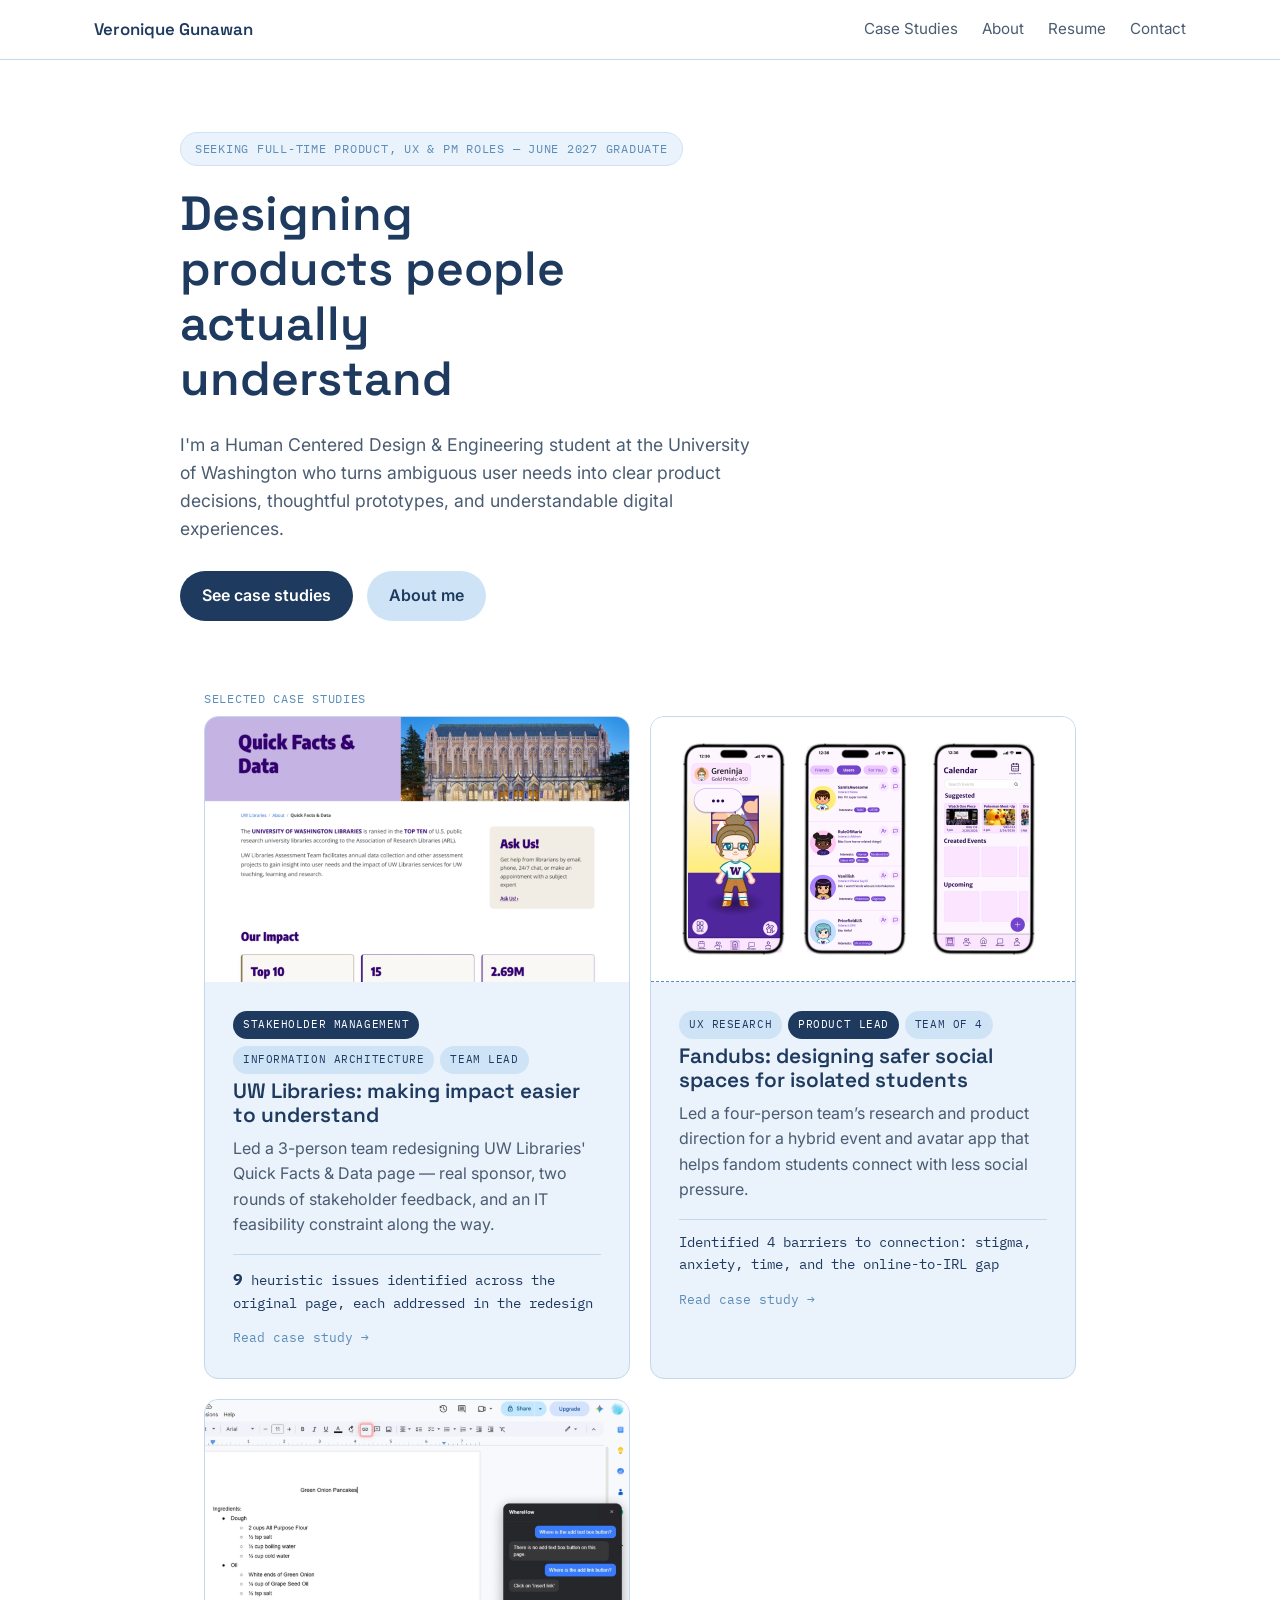
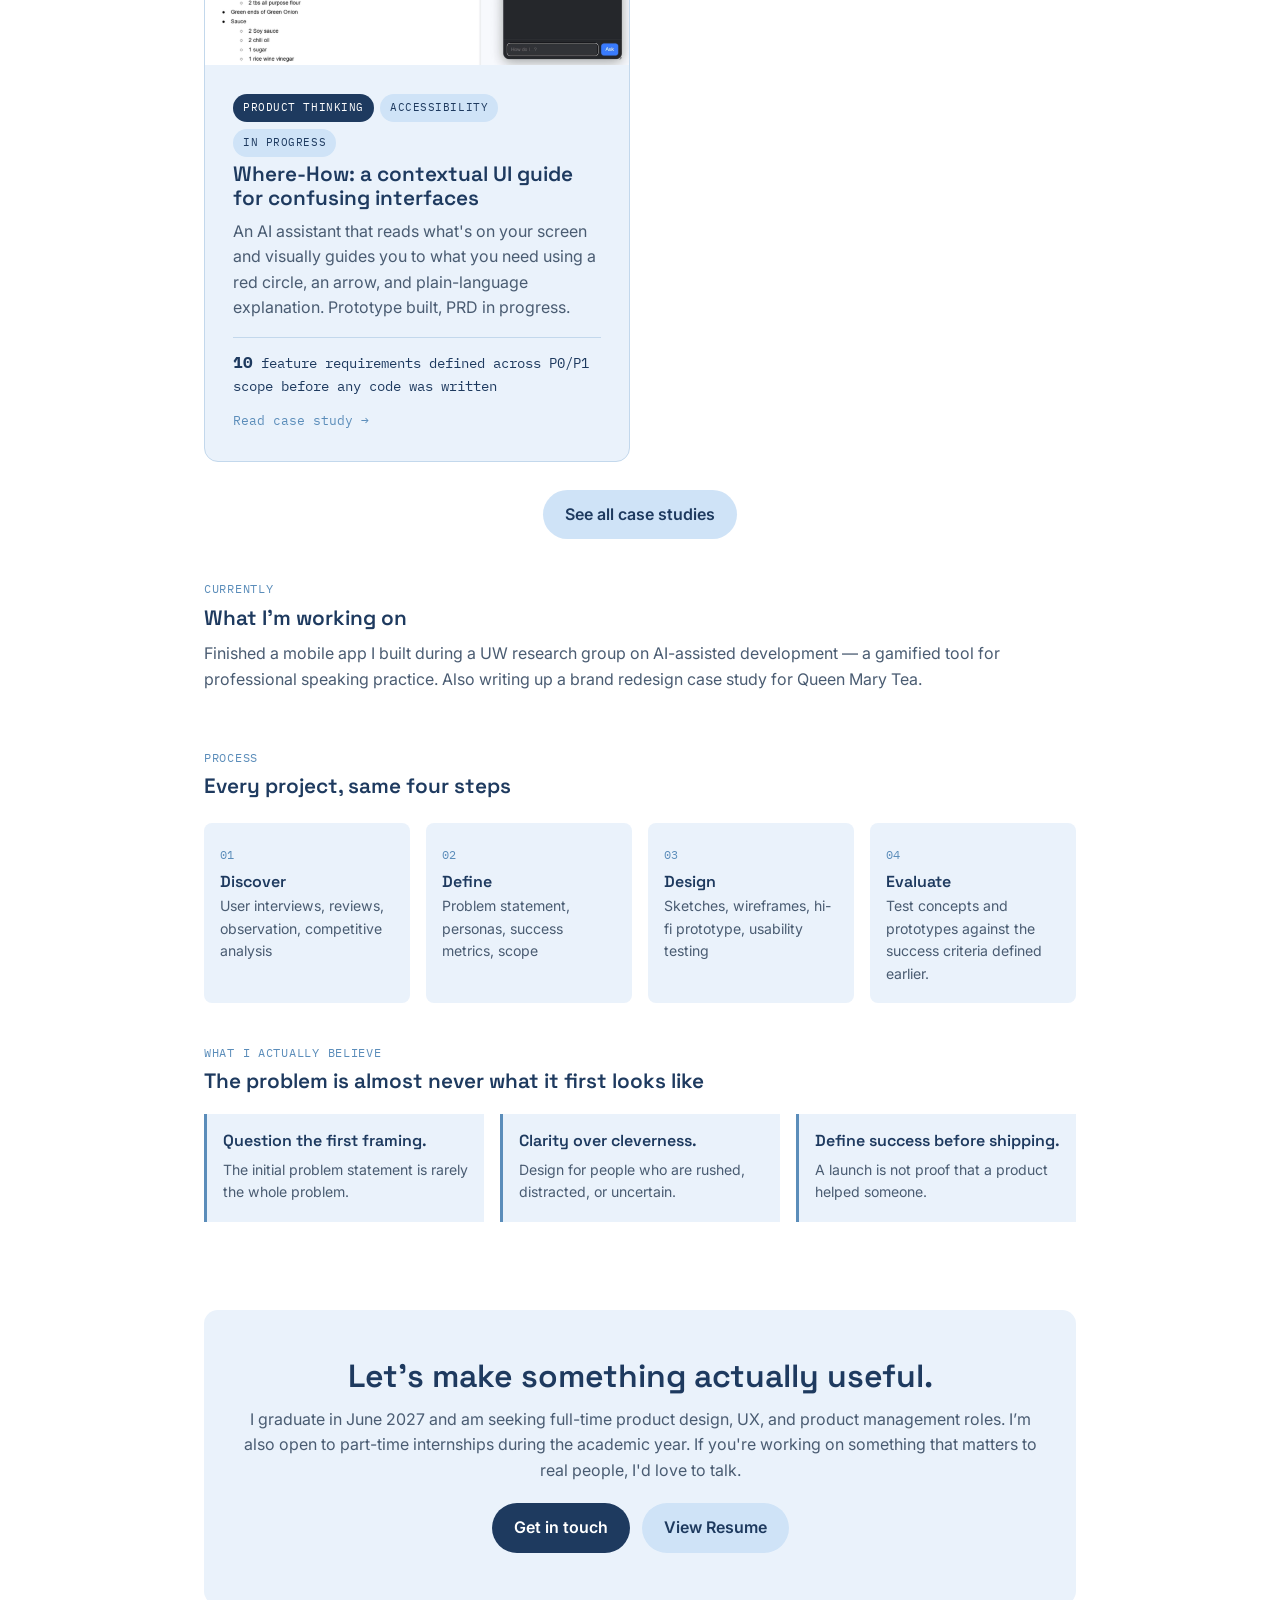
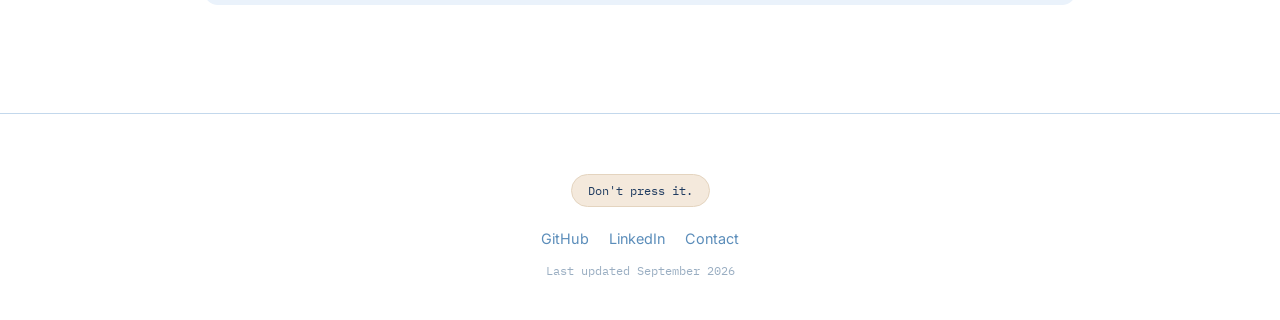
<file: index.html>
<!DOCTYPE html>
<html lang="en">
<head>
<meta charset="UTF-8">
<meta name="viewport" content="width=device-width, initial-scale=1.0">
<!-- Google Analytics (GA4)t ID -->
<script async src="https://www.googletagmanager.com/gtag/js?id=G-GP480TKW8N"></script>
<script>
  window.dataLayer = window.dataLayer || [];
  function gtag(){dataLayer.push(arguments);}
  gtag('js', new Date());
  gtag('config', 'G-GP480TKW8N');
</script>
<title>Veronique Gunawan — Product &amp; UX Design</title>
<meta name="description" content="HCDE student at UW turning messy user research into clear, measurable product decisions. PM and UX portfolio.">
<link rel="stylesheet" href="assets/css/style.css">
</head>
<body>

<nav class="site-nav">
  <div class="wrap-wide">
    <a href="index.html" class="nav-name">Veronique Gunawan</a>
    <ul class="nav-links">
      <li><a href="case-studies/index.html">Case Studies</a></li>
      <li><a href="about.html">About</a></li>
      <li><a href="https://drive.google.com/file/d/1rz07dSJLbTszyicRcccmX44-TskMjExK/view?usp=sharing" target="_blank" rel="noopener">Resume</a></li>
      <li><a href="mailto:veronique.gunawan@gmail.com">Contact</a></li>
    </ul>
  </div>
</nav>

<header class="hero wrap">
  <span class="eyebrow">Seeking full-time Product, UX &amp; PM roles — June 2027 Graduate</span>
  <h1>Designing products people actually understand</h1>
  <p class="lede">I'm a Human Centered Design &amp; Engineering student at the University of Washington who turns ambiguous user needs into clear product decisions, thoughtful prototypes, and understandable digital experiences.</p>
  <div class="hero-actions">
    <a href="case-studies/index.html" class="btn btn-primary">See case studies</a>
    <a href="about.html" class="btn btn-secondary">About me</a>
  </div>
</header>

<section class="wrap">
  <span class="section-label">Selected case studies</span>
  <div class="card-grid">

    <a class="case-card" href="case-studies/library-redesign.html">
      <div class="case-card__image case-card__image--library"><img src="assets/images/library-redesign/cover.png" alt="UW Libraries case study cover"></div>
      <div class="case-card__body">
      <div>
        <span class="tag tag-pm">Stakeholder Management</span><span class="tag">Information Architecture</span><span class="tag">Team Lead</span>
      </div>
      <h3>UW Libraries: making impact easier to understand</h3>
      <p class="hook">Led a 3-person team redesigning UW Libraries' Quick Facts &amp; Data page — real sponsor, two rounds of stakeholder feedback, and an IT feasibility constraint along the way.</p>
      <div class="stat-line"><b>9</b> heuristic issues identified across the original page, each addressed in the redesign</div>
      <span class="card-arrow">Read case study →</span>
      </div>
    </a>

    <a class="case-card" href="case-studies/fandubs.html">
      <div class="case-card__image case-card__image--fandubs"><img src="assets/images/fandubs/cover.png" alt="Fandubs case study cover"></div>
      <div class="case-card__body">
      <div>
        <span class="tag">UX Research</span><span class="tag tag-pm">Product Lead</span><span class="tag">Team of 4</span>
      </div>
      <h3>Fandubs: designing safer social spaces for isolated students</h3>
      <p class="hook">Led a four-person team’s research and product direction for a hybrid event and avatar app that helps fandom students connect with less social pressure.</p>
      <div class="stat-line">Identified 4 barriers to connection: stigma, anxiety, time, and the online-to-IRL gap</div>
      <span class="card-arrow">Read case study →</span>
      </div>
    </a>

    <a class="case-card" href="case-studies/where-how.html">
      <div class="case-card__image case-card__image--wherehow"><img src="assets/images/wherehow/cover.png" alt="Where-How case study cover"></div>
      <div class="case-card__body">
      <div>
        <span class="tag tag-pm">Product Thinking</span><span class="tag">Accessibility</span><span class="tag">In Progress</span>
      </div>
      <h3>Where-How: a contextual UI guide for confusing interfaces</h3>
      <p class="hook">An AI assistant that reads what's on your screen and visually guides you to what you need using a red circle, an arrow, and plain-language explanation. Prototype built, PRD in progress.</p>
      <div class="stat-line"><b>10</b> feature requirements defined across P0/P1 scope before any code was written</div>
      <span class="card-arrow">Read case study →</span>
      </div>
    </a>

  </div>
  <div style="text-align:center; margin-top:28px;">
    <a href="case-studies/index.html" class="btn btn-secondary">See all case studies</a>
  </div>
</section>

<section class="wrap">
  <span class="section-label">Currently</span>
  <h2 style="font-size:1.3rem;">What I'm working on</h2>
  <p>Finished a mobile app I built during a UW research group on AI-assisted development — a gamified tool for professional speaking practice. Also writing up a brand redesign case study for Queen Mary Tea.</p>
</section>

<section class="wrap">
  <span class="section-label">Process</span>
  <h2 style="font-size:1.3rem;">Every project, same four steps</h2>
  <div class="process-steps">
    <div class="process-step">
      <span class="num">01</span>
      <h4>Discover</h4>
      <p>User interviews, reviews, observation, competitive analysis</p>
    </div>
    <div class="process-step">
      <span class="num">02</span>
      <h4>Define</h4>
      <p>Problem statement, personas, success metrics, scope</p>
    </div>
    <div class="process-step">
      <span class="num">03</span>
      <h4>Design</h4>
      <p>Sketches, wireframes, hi-fi prototype, usability testing</p>
    </div>
    <div class="process-step">
      <span class="num">04</span>
      <h4>Evaluate</h4>
      <p>Test concepts and prototypes against the success criteria defined earlier.</p>
    </div>
  </div>
</section>

<section class="wrap">
  <span class="section-label">What I actually believe</span>
  <h2 style="font-size:1.3rem; margin-bottom:20px;">The problem is almost never what it first looks like</h2>
  <div class="principle-grid">
    <article class="principle-card">
      <h3>Question the first framing.</h3>
      <p>The initial problem statement is rarely the whole problem.</p>
    </article>
    <article class="principle-card">
      <h3>Clarity over cleverness.</h3>
      <p>Design for people who are rushed, distracted, or uncertain.</p>
    </article>
    <article class="principle-card">
      <h3>Define success before shipping.</h3>
      <p>A launch is not proof that a product helped someone.</p>
    </article>
  </div>
</section>

<section class="wrap">
  <div class="cta-band">
    <h2>Let's make something actually useful.</h2>
    <p>I graduate in June 2027 and am seeking full-time product design, UX, and product management roles. I’m also open to part-time internships during the academic year. If you're working on something that matters to real people, I'd love to talk.</p>
    <a href="mailto:veronique.gunawan@gmail.com" class="btn btn-primary">Get in touch</a>
    <a href="https://drive.google.com/file/d/1rz07dSJLbTszyicRcccmX44-TskMjExK/view?usp=sharing" target="_blank" rel="noopener" class="btn btn-secondary">View Resume</a>
  </div>
</section>

<footer>
  <div class="wrap">
    <button id="dont-press-it" class="press-button">Don't press it.</button>
    <div class="footer-links">
      <a href="https://github.com/Veroniki5208" target="_blank" rel="noopener">GitHub</a>
      <a href="https://www.linkedin.com/in/veronique-gunawan/" target="_blank" rel="noopener">LinkedIn</a>
      <a href="mailto:veronique.gunawan@gmail.com">Contact</a>
    </div>
    <div class="updated">Last updated September 2026</div>
  </div>
</footer>

<script src="assets/js/script.js"></script>
</body>
</html>
</file>
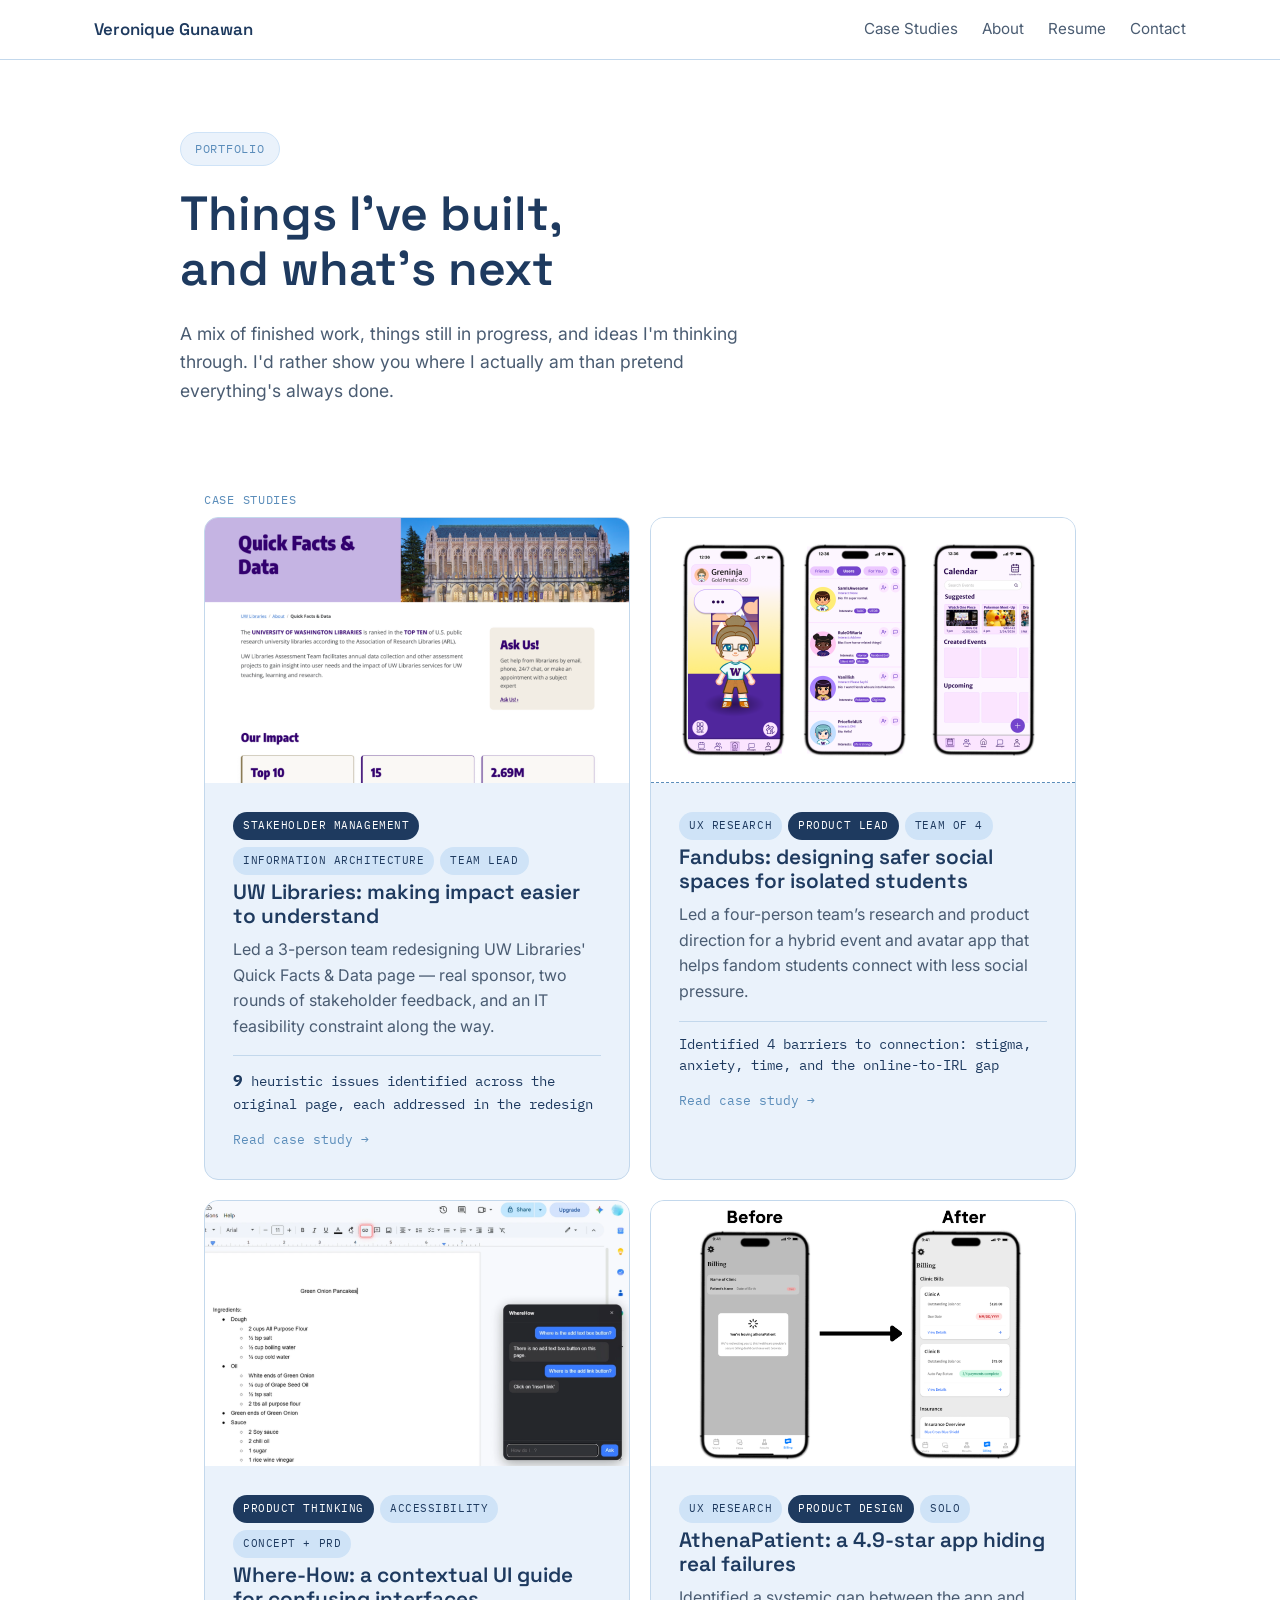
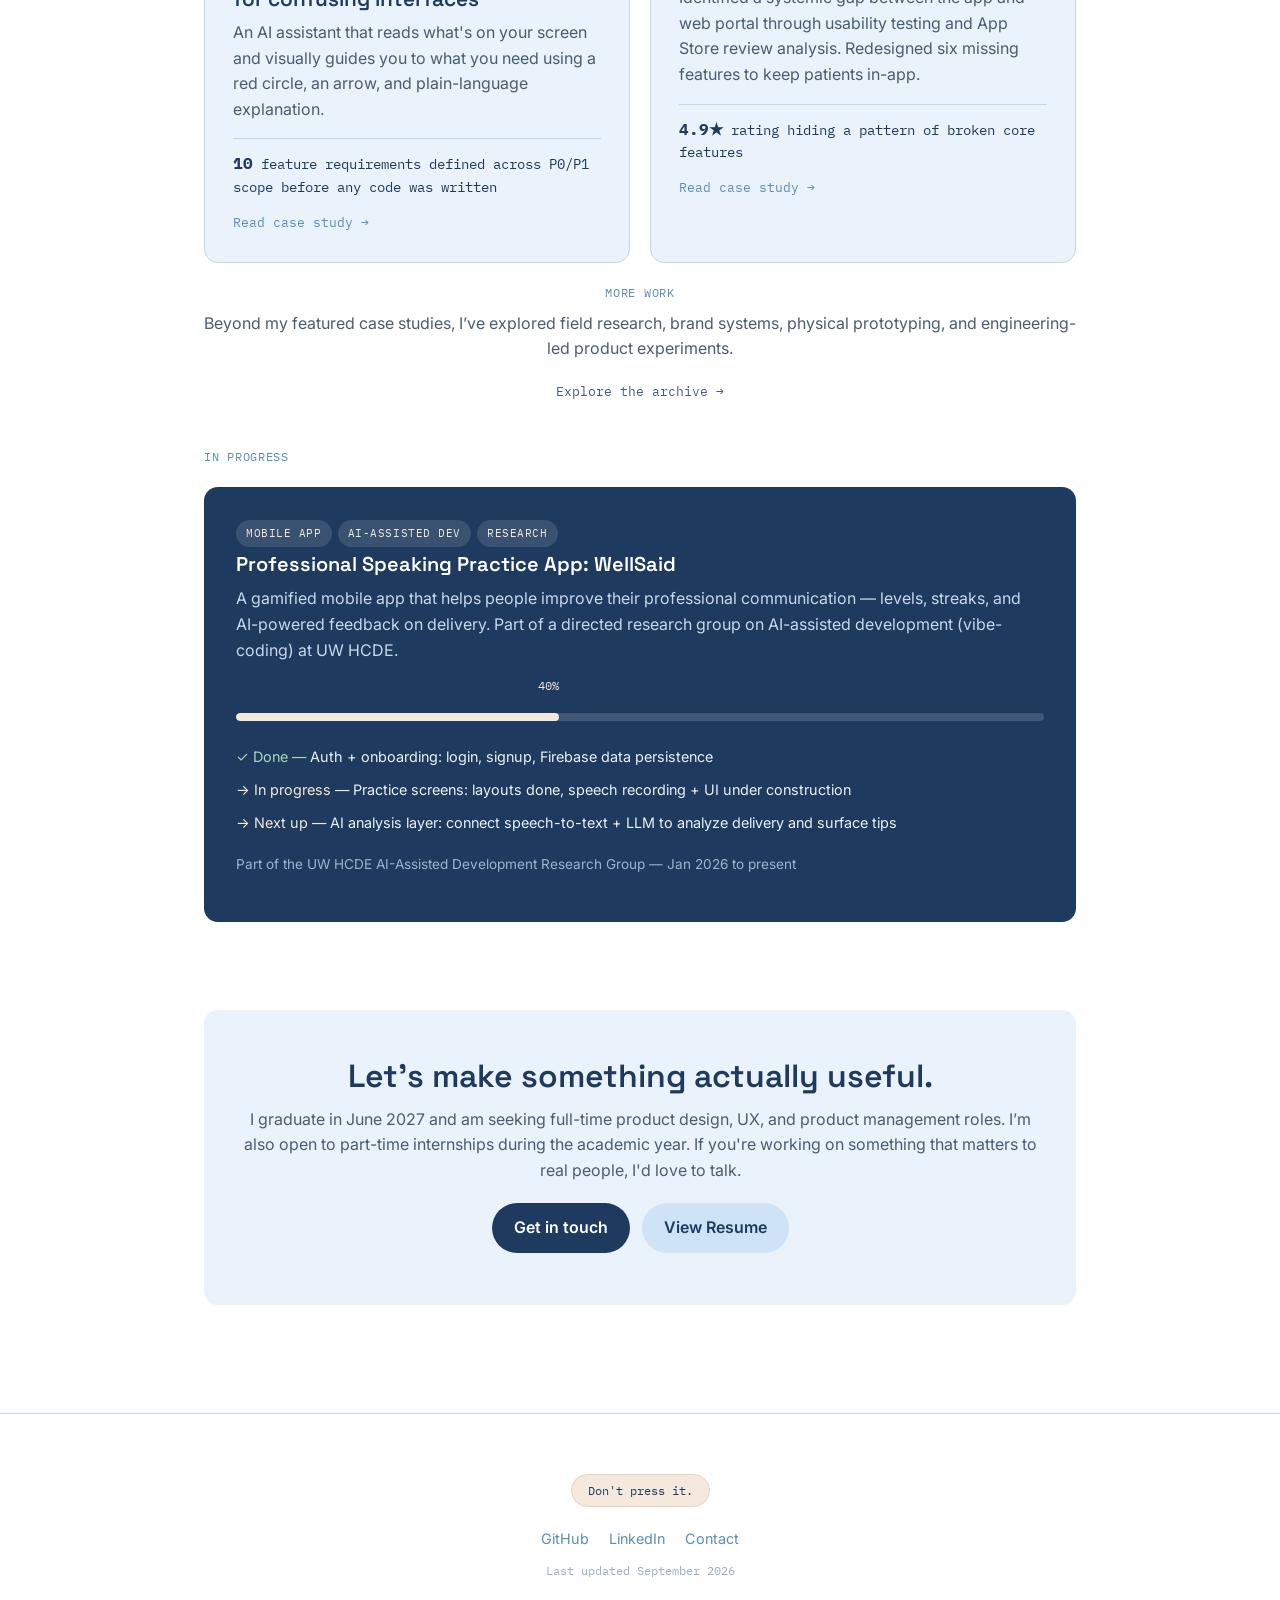
<file: case-studies/index.html>
<!DOCTYPE html>
<html lang="en">
<head>
<meta charset="UTF-8">
<meta name="viewport" content="width=device-width, initial-scale=1.0">
<!-- Google Analytics (GA4) -->
<script async src="https://www.googletagmanager.com/gtag/js?id=G-GP480TKW8N"></script>
<script>
  window.dataLayer = window.dataLayer || [];
  function gtag(){dataLayer.push(arguments);}
  gtag('js', new Date());
  gtag('config', 'G-GP480TKW8N');
</script>
<title>Case Studies — Veronique Gunawan</title>
<meta name="description" content="UX and PM case studies by Veronique Gunawan — finished work, work in progress, and what's next.">
<link rel="stylesheet" href="../assets/css/style.css">
</head>
<body>

<nav class="site-nav">
  <div class="wrap-wide">
    <a href="../index.html" class="nav-name">Veronique Gunawan</a>
    <ul class="nav-links">
      <li><a href="index.html">Case Studies</a></li>
      <li><a href="../about.html">About</a></li>
      <li><a href="https://drive.google.com/file/d/1rz07dSJLbTszyicRcccmX44-TskMjExK/view?usp=sharing" target="_blank" rel="noopener">Resume</a></li>
      <li><a href="mailto:veronique.gunawan@gmail.com">Contact</a></li>
    </ul>
  </div>
</nav>

<header class="hero wrap">
  <span class="eyebrow">Portfolio</span>
  <h1>Things I've built, and what's next</h1>
  <p class="lede">A mix of finished work, things still in progress, and ideas I'm thinking through. I'd rather show you where I actually am than pretend everything's always done.</p>
</header>

<section class="wrap">
  <span class="section-label">Case studies</span>
  <div class="card-grid">

    <a class="case-card" href="library-redesign.html">
      <div class="case-card__image case-card__image--library"><img src="../assets/images/library-redesign/cover.png" alt="UW Libraries case study cover"></div>
      <div class="case-card__body">
      <div><span class="tag tag-pm">Stakeholder Management</span><span class="tag">Information Architecture</span><span class="tag">Team Lead</span></div>
      <h3>UW Libraries: making impact easier to understand</h3>
      <p class="hook">Led a 3-person team redesigning UW Libraries' Quick Facts & Data page — real sponsor, two rounds of stakeholder feedback, and an IT feasibility constraint along the way.</p>
      <div class="stat-line"><b>9</b> heuristic issues identified across the original page, each addressed in the redesign</div>
      <span class="card-arrow">Read case study →</span>
      </div>
    </a>

    <a class="case-card" href="fandubs.html">
      <div class="case-card__image case-card__image--fandubs"><img src="../assets/images/fandubs/cover.png" alt="Fandubs case study cover"></div>
      <div class="case-card__body">
      <div><span class="tag">UX Research</span><span class="tag tag-pm">Product Lead</span><span class="tag">Team of 4</span></div>
      <h3>Fandubs: designing safer social spaces for isolated students</h3>
      <p class="hook">Led a four-person team’s research and product direction for a hybrid event and avatar app that helps fandom students connect with less social pressure.</p>
      <div class="stat-line">Identified 4 barriers to connection: stigma, anxiety, time, and the online-to-IRL gap</div>
      <span class="card-arrow">Read case study →</span>
      </div>
    </a>

    <a class="case-card" href="where-how.html">
      <div class="case-card__image case-card__image--wherehow"><img src="../assets/images/wherehow/cover.png" alt="Where-How case study cover"></div>
      <div class="case-card__body">
      <div><span class="tag tag-pm">Product Thinking</span><span class="tag">Accessibility</span><span class="tag">Concept + PRD</span></div>
      <h3>Where-How: a contextual UI guide for confusing interfaces</h3>
      <p class="hook">An AI assistant that reads what's on your screen and visually guides you to what you need using a red circle, an arrow, and plain-language explanation.</p>
      <div class="stat-line"><b>10</b> feature requirements defined across P0/P1 scope before any code was written</div>
      <span class="card-arrow">Read case study →</span>
      </div>
    </a>

    <a class="case-card" href="athena-patient.html">
      <div class="case-card__image case-card__image--athena"><img src="../assets/images/athenapatient/cover.png" alt="AthenaPatient case study cover"></div>
      <div class="case-card__body">
      <div><span class="tag">UX Research</span><span class="tag tag-pm">Product Design</span><span class="tag">Solo</span></div>
      <h3>AthenaPatient: a 4.9-star app hiding real failures</h3>
      <p class="hook">Identified a systemic gap between the app and web portal through usability testing and App Store review analysis. Redesigned six missing features to keep patients in-app.</p>
      <div class="stat-line"><b>4.9★</b> rating hiding a pattern of broken core features</div>
      <span class="card-arrow">Read case study →</span>
      </div>
    </a>

  </div>
</section>

<section class="wrap" style="padding-top:0; padding-bottom:24px; text-align:center;">
  <span class="section-label">More work</span>
  <p>Beyond my featured case studies, I’ve explored field research, brand systems, physical prototyping, and engineering-led product experiments.</p>
  <a href="archive.html" style="font-family:var(--font-mono); font-size:0.82rem; color:var(--ink-soft);">Explore the archive →</a>
</section>

<section class="wrap">
  <span class="section-label">In progress</span>

  <div class="progress-card" style="margin-top:20px;">
    <div><span class="tag" style="background:rgba(255,255,255,0.12); color:var(--sand);">Mobile App</span><span class="tag" style="background:rgba(255,255,255,0.12); color:var(--sand);">AI-Assisted Dev</span><span class="tag" style="background:rgba(255,255,255,0.12); color:var(--sand);">Research</span></div>
    <h3>Professional Speaking Practice App: WellSaid</h3>
    <p>A gamified mobile app that helps people improve their professional communication — levels, streaks, and AI-powered feedback on delivery. Part of a directed research group on AI-assisted development (vibe-coding) at UW HCDE.</p>
    <div class="progress-bar-wrap" style="--progress:40%;">
      <span class="progress-percent">40%</span>
      <div class="progress-bar-track"><div class="progress-bar-fill" style="width:40%;"></div></div>
    </div>
    <div class="progress-tasks">
      <div><span class="done">✓ Done —</span> Auth + onboarding: login, signup, Firebase data persistence</div>
      <div><span class="next">→ In progress —</span> Practice screens: layouts done, speech recording + UI under construction</div>
      <div><span class="next">→ Next up —</span> AI analysis layer: connect speech-to-text + LLM to analyze delivery and surface tips</div>
    </div>
    <p style="margin-top:20px; font-size:0.85rem; color:#9CB4CC;">Part of the UW HCDE AI-Assisted Development Research Group — Jan 2026 to present</p>
  </div>
</section>

<section class="wrap">
  <div class="cta-band">
    <h2>Let's make something actually useful.</h2>
    <p>I graduate in June 2027 and am seeking full-time product design, UX, and product management roles. I’m also open to part-time internships during the academic year. If you're working on something that matters to real people, I'd love to talk.</p>
    <a href="mailto:veronique.gunawan@gmail.com" class="btn btn-primary">Get in touch</a>
    <a href="https://drive.google.com/file/d/1rz07dSJLbTszyicRcccmX44-TskMjExK/view?usp=sharing" target="_blank" rel="noopener" class="btn btn-secondary">View Resume</a>
  </div>
</section>

<footer>
  <div class="wrap">
    <button id="dont-press-it" class="press-button">Don't press it.</button>
    <div class="footer-links">
      <a href="https://github.com/Veroniki5208" target="_blank" rel="noopener">GitHub</a>
      <a href="https://www.linkedin.com/in/veronique-gunawan/" target="_blank" rel="noopener">LinkedIn</a>
      <a href="mailto:veronique.gunawan@gmail.com">Contact</a>
    </div>
    <div class="updated">Last updated September 2026</div>
  </div>
</footer>

<script src="../assets/js/script.js"></script>
</body>
</html>
</file>
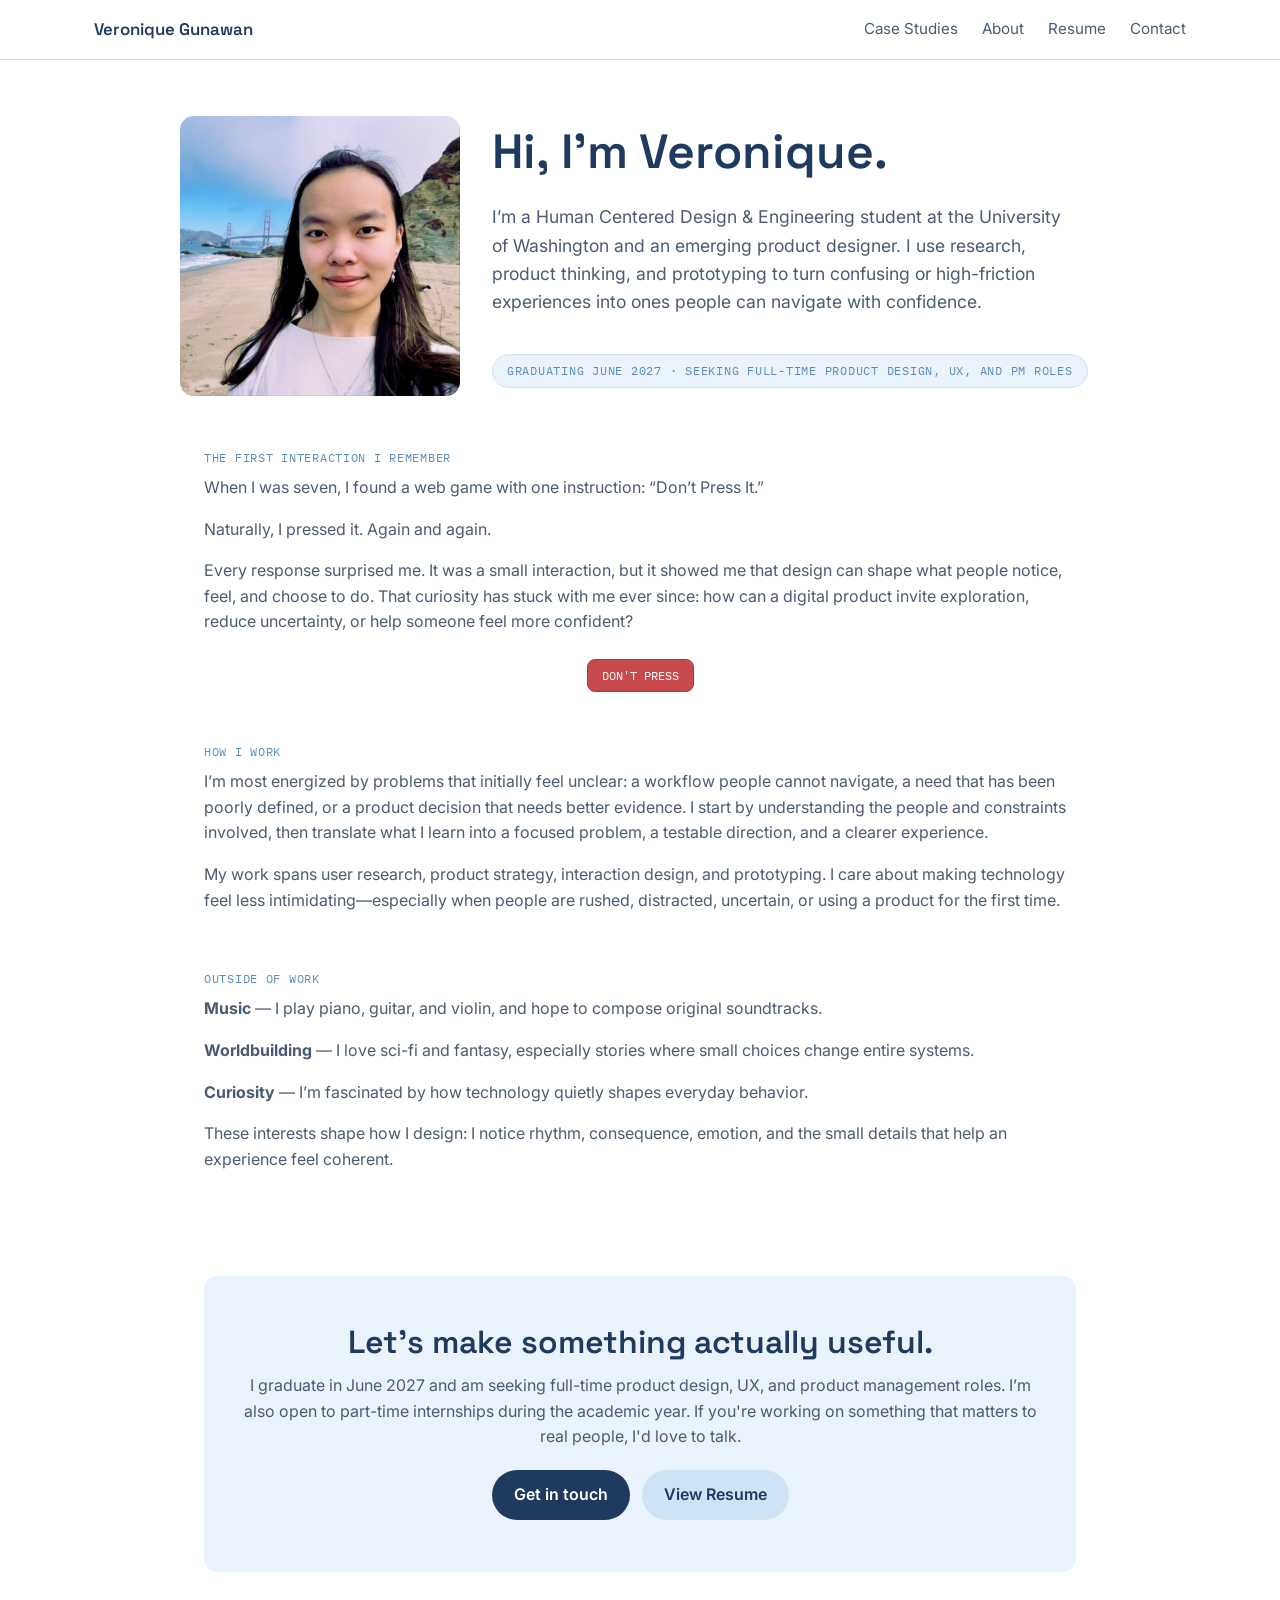
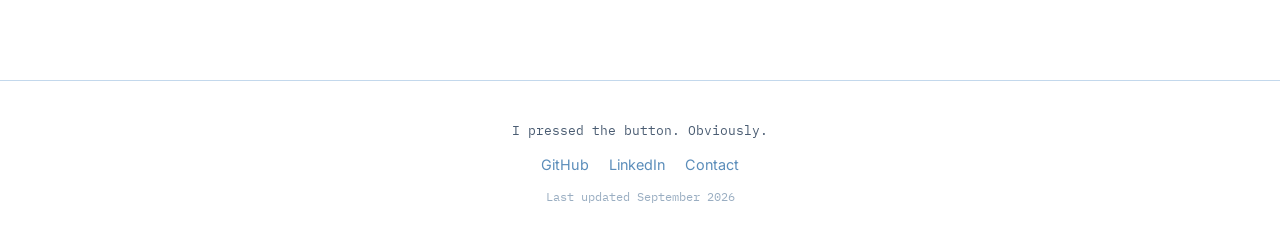
<file: about.html>
<!DOCTYPE html>
<html lang="en">
<head>
<meta charset="UTF-8">
<meta name="viewport" content="width=device-width, initial-scale=1.0">
<!-- Google Analytics (GA4) — replace -->
<script async src="https://www.googletagmanager.com/gtag/js?id=G-GP480TKW8N"></script>
<script>
  window.dataLayer = window.dataLayer || [];
  function gtag(){dataLayer.push(arguments);}
  gtag('js', new Date());
  gtag('config', 'G-GP480TKW8N');
</script>
<title>About — Veronique Gunawan</title>
<meta name="description" content="Who Veronique Gunawan is — HCDE student, musician, sci-fi worldbuilding enthusiast, and UX/PM designer.">
<link rel="stylesheet" href="assets/css/style.css">
</head>
<body>

<nav class="site-nav">
  <div class="wrap-wide">
    <a href="index.html" class="nav-name">Veronique Gunawan</a>
    <ul class="nav-links">
      <li><a href="case-studies/index.html">Case Studies</a></li>
      <li><a href="about.html">About</a></li>
      <li><a href="https://drive.google.com/file/d/1rz07dSJLbTszyicRcccmX44-TskMjExK/view?usp=sharing" target="_blank" rel="noopener">Resume</a></li>
      <li><a href="mailto:veronique.gunawan@gmail.com">Contact</a></li>
    </ul>
  </div>
</nav>

<header class="wrap about-hero">
  <div class="about-photo">
    <img src="assets/images/headshot.jpg" alt="Veronique Gunawan">
  </div>
  <div>
    <h1>Hi, I’m Veronique.</h1>
    <p class="about-hero__lede">I’m a Human Centered Design &amp; Engineering student at the University of Washington and an emerging product designer. I use research, product thinking, and prototyping to turn confusing or high-friction experiences into ones people can navigate with confidence.</p>
    <span class="eyebrow about-hero__status">Graduating June 2027 · Seeking full-time Product Design, UX, and PM roles</span>
  </div>
</header>

<section class="wrap">
  <span class="section-label">THE FIRST INTERACTION I REMEMBER</span>
  <p>When I was seven, I found a web game with one instruction: “Don’t Press It.”</p>
  <p>Naturally, I pressed it. Again and again.</p>
  <p>Every response surprised me. It was a small interaction, but it showed me that design can shape what people notice, feel, and choose to do. That curiosity has stuck with me ever since: how can a digital product invite exploration, reduce uncertainty, or help someone feel more confident?</p>
  <div class="origin-interaction">
    <button id="origin-press-button" class="origin-press-button" type="button"><span>DON'T PRESS</span></button>
    <p class="origin-interaction__message" aria-live="polite"></p>
    <p class="origin-interaction__log" aria-live="polite"></p>
  </div>
</section>

<section class="wrap">
  <span class="section-label">HOW I WORK</span>
  <p>I’m most energized by problems that initially feel unclear: a workflow people cannot navigate, a need that has been poorly defined, or a product decision that needs better evidence. I start by understanding the people and constraints involved, then translate what I learn into a focused problem, a testable direction, and a clearer experience.</p>
  <p>My work spans user research, product strategy, interaction design, and prototyping. I care about making technology feel less intimidating—especially when people are rushed, distracted, uncertain, or using a product for the first time.</p>
</section>

<section class="wrap">
  <span class="section-label">OUTSIDE OF WORK</span>
  <p><strong>Music</strong> — I play piano, guitar, and violin, and hope to compose original soundtracks.</p>
  <p><strong>Worldbuilding</strong> — I love sci-fi and fantasy, especially stories where small choices change entire systems.</p>
  <p><strong>Curiosity</strong> — I’m fascinated by how technology quietly shapes everyday behavior.</p>
  <p>These interests shape how I design: I notice rhythm, consequence, emotion, and the small details that help an experience feel coherent.</p>
</section>

<section class="wrap">
  <div class="cta-band">
    <h2>Let's make something actually useful.</h2>
    <p>I graduate in June 2027 and am seeking full-time product design, UX, and product management roles. I’m also open to part-time internships during the academic year. If you're working on something that matters to real people, I'd love to talk.</p>
    <a href="mailto:veronique.gunawan@gmail.com" class="btn btn-primary">Get in touch</a>
    <a href="https://drive.google.com/file/d/1rz07dSJLbTszyicRcccmX44-TskMjExK/view?usp=sharing" target="_blank" rel="noopener" class="btn btn-secondary">View Resume</a>
  </div>
</section>

<footer>
  <div class="wrap">
    <div class="press-line">I pressed the button. Obviously.</div>
    <div class="footer-links">
      <a href="https://github.com/Veroniki5208" target="_blank" rel="noopener">GitHub</a>
      <a href="https://www.linkedin.com/in/veronique-gunawan/" target="_blank" rel="noopener">LinkedIn</a>
      <a href="mailto:veronique.gunawan@gmail.com">Contact</a>
    </div>
    <div class="updated">Last updated September 2026</div>
  </div>
</footer>

<script src="assets/js/script.js"></script>
</body>
</html>
</file>
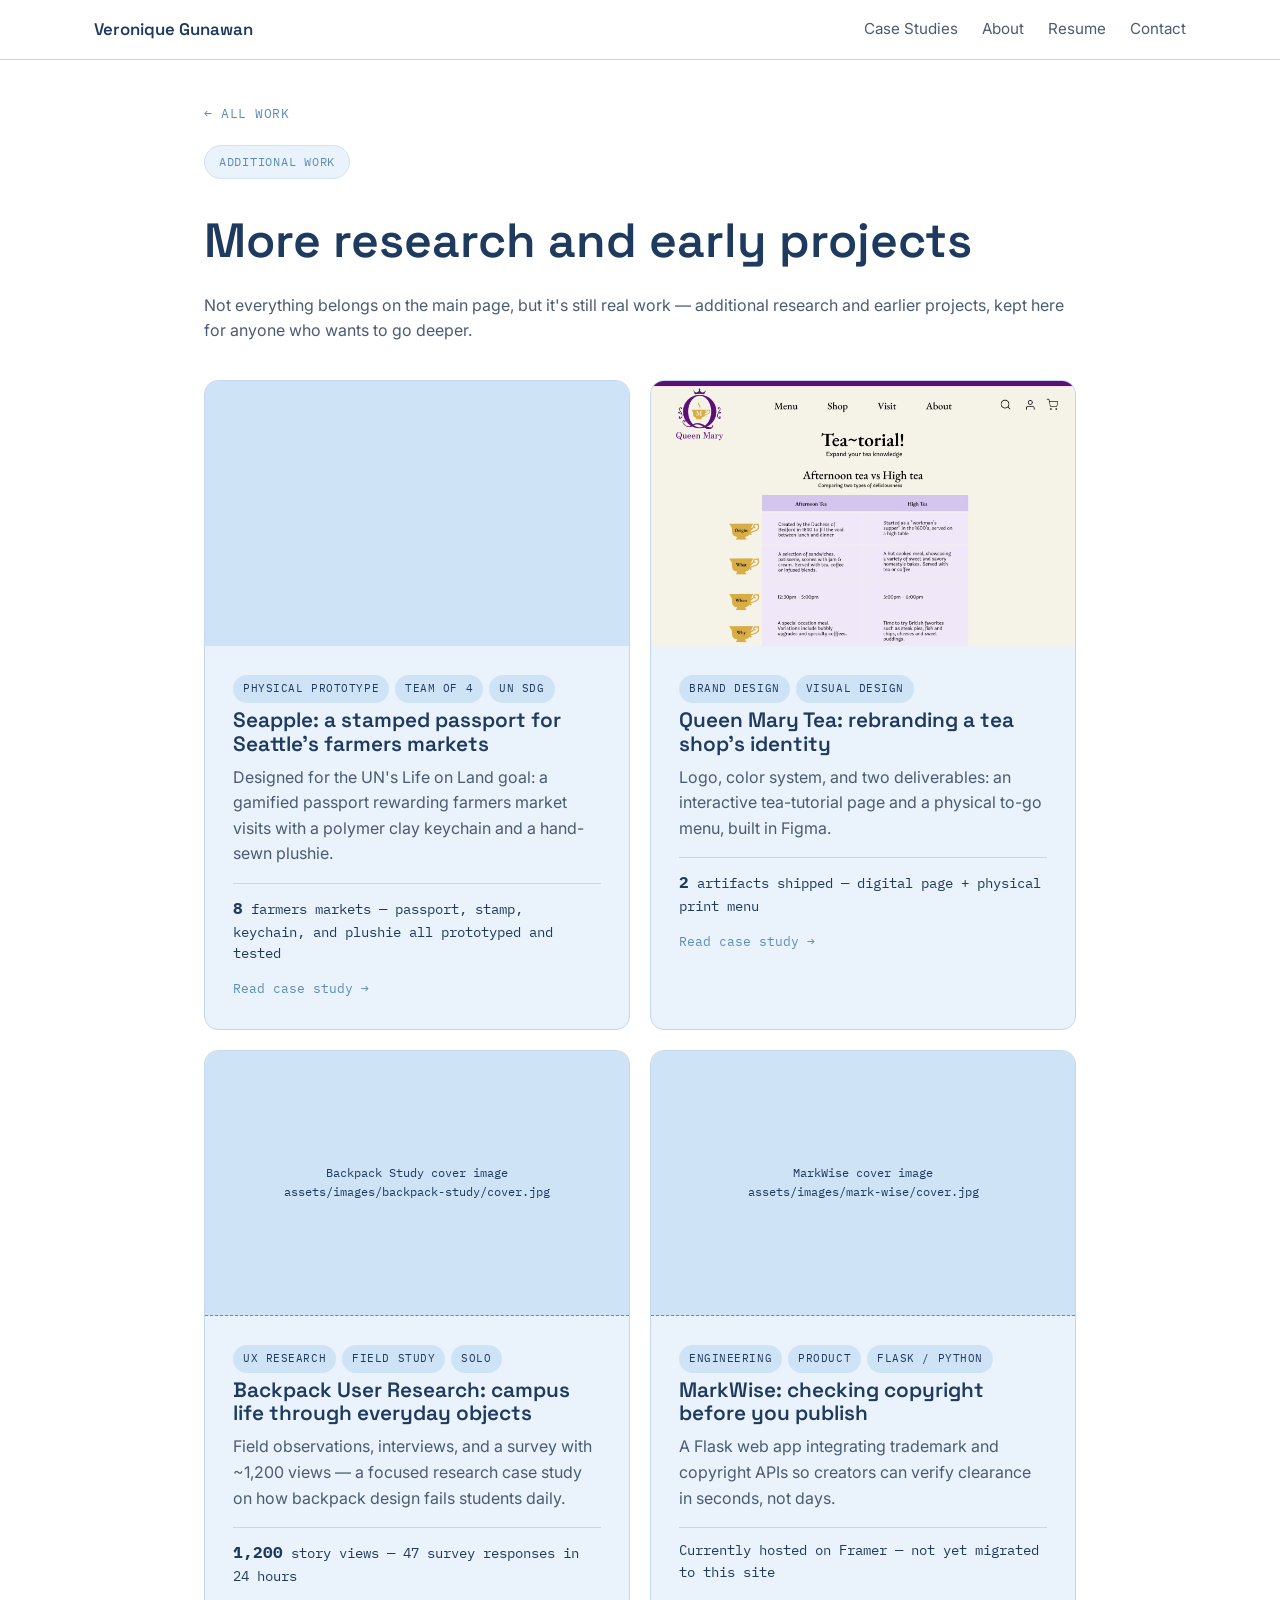
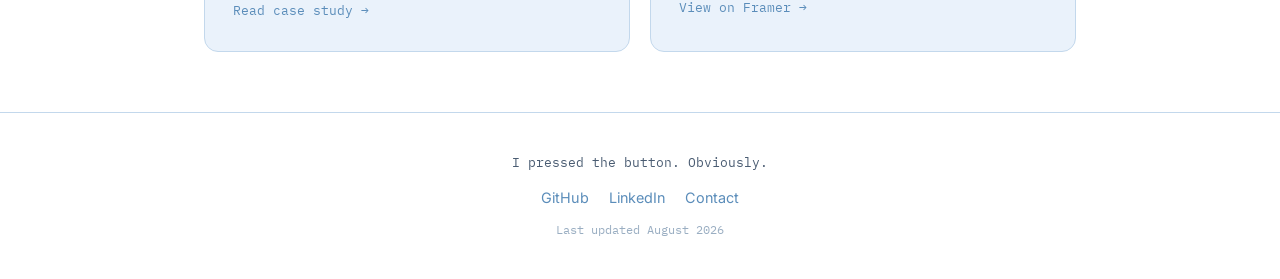
<file: case-studies/archive.html>
<!DOCTYPE html>
<html lang="en">
<head>
<meta charset="UTF-8">
<meta name="viewport" content="width=device-width, initial-scale=1.0">
<link rel="icon" href="data:image/svg+xml,%3Csvg xmlns='http://www.w3.org/2000/svg' viewBox='0 0 100 100'%3E%3Crect width='100' height='100' rx='22' fill='%231E3A5F'/%3E%3Ctext x='50' y='67' font-size='42' font-family='Arial, sans-serif' font-weight='700' fill='%23F4E9DC' text-anchor='middle'%3EVG%3C/text%3E%3C/svg%3E">
<script async src="https://www.googletagmanager.com/gtag/js?id=G-XXXXXXXXXX"></script>
<script>
  window.dataLayer = window.dataLayer || [];
  function gtag(){dataLayer.push(arguments);}
  gtag('js', new Date());
  gtag('config', 'G-XXXXXXXXXX');
</script>
<title>Additional Work — Veronique Gunawan</title>
<meta name="description" content="Additional research and early projects from Veronique Gunawan's portfolio.">
<link rel="stylesheet" href="../assets/css/style.css">
</head>
<body>

<nav class="site-nav">
  <div class="wrap-wide">
    <a href="../index.html" class="nav-name">Veronique Gunawan</a>
    <ul class="nav-links">
      <li><a href="index.html">Case Studies</a></li>
      <li><a href="../about.html">About</a></li>
      <li><a href="https://drive.google.com/file/d/1UTaKH7hEgYopthcgg3RFJcfNHOlt4HZT/view?usp=sharing" target="_blank" rel="noopener">Resume</a></li>
      <li><a href="mailto:veronique.gunawan@gmail.com">Contact</a></li>
    </ul>
  </div>
</nav>

<header class="wrap" style="padding-top:40px;">
  <a class="back-link" href="index.html">← All work</a>
  <div style="margin-top:20px;">
    <span class="eyebrow">Additional Work</span>
  </div>
  <h1 style="margin-top:14px;">More research and early projects</h1>
  <p class="lede">Not everything belongs on the main page, but it's still real work — additional research and earlier projects, kept here for anyone who wants to go deeper.</p>
</header>

<section class="wrap">
  <div class="card-grid">

    <a class="case-card" href="seapple.html">
      <div class="case-card__image case-card__image--seapple">
        <video src="../assets/images/seapple/cover.mp4" autoplay muted loop playsinline aria-label="Seapple case study cover video"></video>
      </div>
      <div class="case-card__body">
      <div><span class="tag">Physical Prototype</span><span class="tag">Team of 4</span><span class="tag">UN SDG</span></div>
      <h3>Seapple: a stamped passport for Seattle's farmers markets</h3>
      <p class="hook">Designed for the UN's Life on Land goal: a gamified passport rewarding farmers market visits with a polymer clay keychain and a hand-sewn plushie.</p>
      <div class="stat-line"><b>8</b> farmers markets — passport, stamp, keychain, and plushie all prototyped and tested</div>
      <span class="card-arrow">Read case study →</span>
      </div>
    </a>

    <a class="case-card" href="queen-mary.html">
      <div class="case-card__image case-card__image--queenmary"><img src="../assets/images/queenmary/cover.png" alt="Queen Mary Tea case study cover"></div>
      <div class="case-card__body">
      <div><span class="tag">Brand Design</span><span class="tag">Visual Design</span></div>
      <h3>Queen Mary Tea: rebranding a tea shop's identity</h3>
      <p class="hook">Logo, color system, and two deliverables: an interactive tea-tutorial page and a physical to-go menu, built in Figma.</p>
      <div class="stat-line"><b>2</b> artifacts shipped — digital page + physical print menu</div>
      <span class="card-arrow">Read case study →</span>
      </div>
    </a>

    <a class="case-card" href="backpack-study.html">
      <div class="case-card__image">Backpack Study cover image<br>assets/images/backpack-study/cover.jpg</div>
      <div class="case-card__body">
      <div><span class="tag">UX Research</span><span class="tag">Field Study</span><span class="tag">Solo</span></div>
      <h3>Backpack User Research: campus life through everyday objects</h3>
      <p class="hook">Field observations, interviews, and a survey with ~1,200 views — a focused research case study on how backpack design fails students daily.</p>
      <div class="stat-line"><b>1,200</b> story views — 47 survey responses in 24 hours</div>
      <span class="card-arrow">Read case study →</span>
      </div>
    </a>

    <a class="case-card" href="https://veroniquegunawan.framer.website/case-study/mark-wise" target="_blank" rel="noopener">
      <div class="case-card__image">MarkWise cover image<br>assets/images/mark-wise/cover.jpg</div>
      <div class="case-card__body">
      <div><span class="tag">Engineering</span><span class="tag">Product</span><span class="tag">Flask / Python</span></div>
      <h3>MarkWise: checking copyright before you publish</h3>
      <p class="hook">A Flask web app integrating trademark and copyright APIs so creators can verify clearance in seconds, not days.</p>
      <div class="stat-line">Currently hosted on Framer — not yet migrated to this site</div>
      <span class="card-arrow">View on Framer →</span>
      </div>
    </a>

  </div>
</section>

<footer>
  <div class="wrap">
    <div class="press-line">I pressed the button. Obviously.</div>
    <div class="footer-links">
      <a href="https://github.com/Veroniki5208" target="_blank" rel="noopener">GitHub</a>
      <a href="https://www.linkedin.com/in/veronique-gunawan/" target="_blank" rel="noopener">LinkedIn</a>
      <a href="mailto:veronique.gunawan@gmail.com">Contact</a>
    </div>
    <div class="updated">Last updated August 2026</div>
  </div>
</footer>

</body>
</html>
</file>
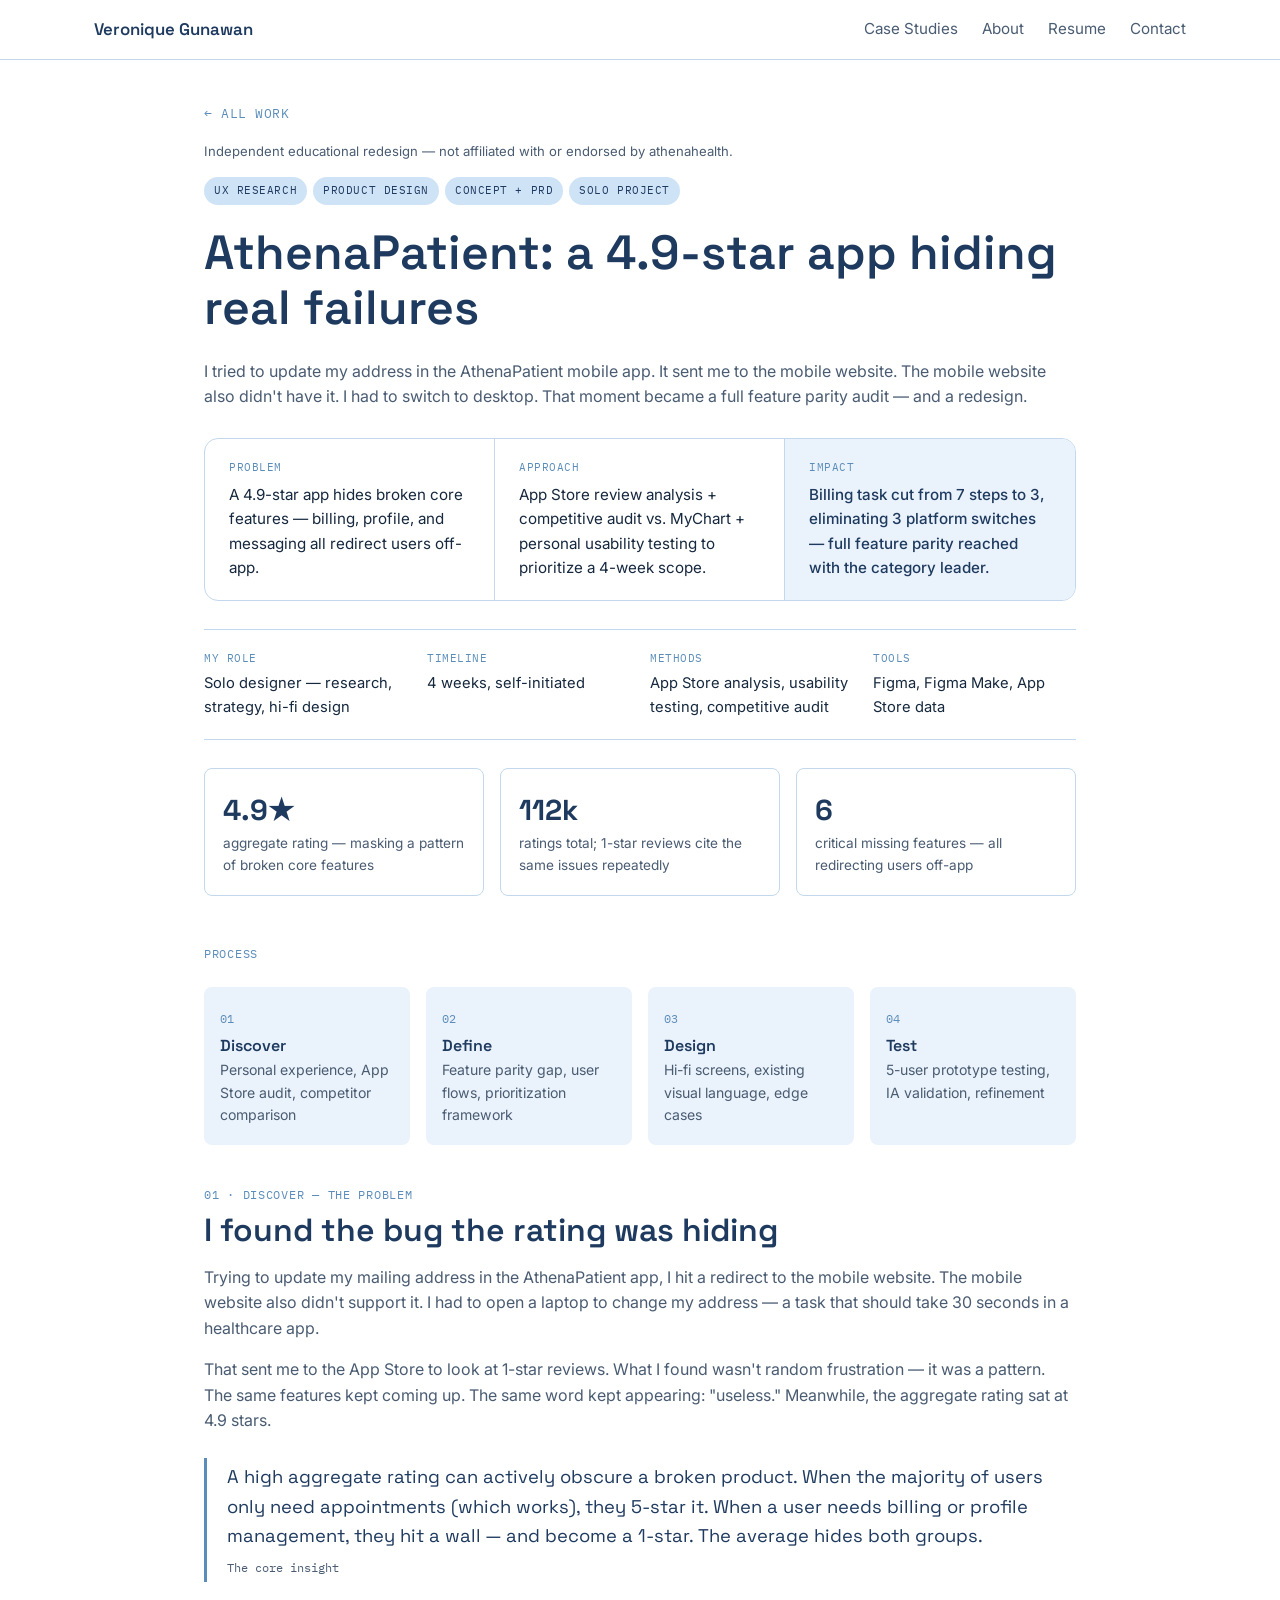
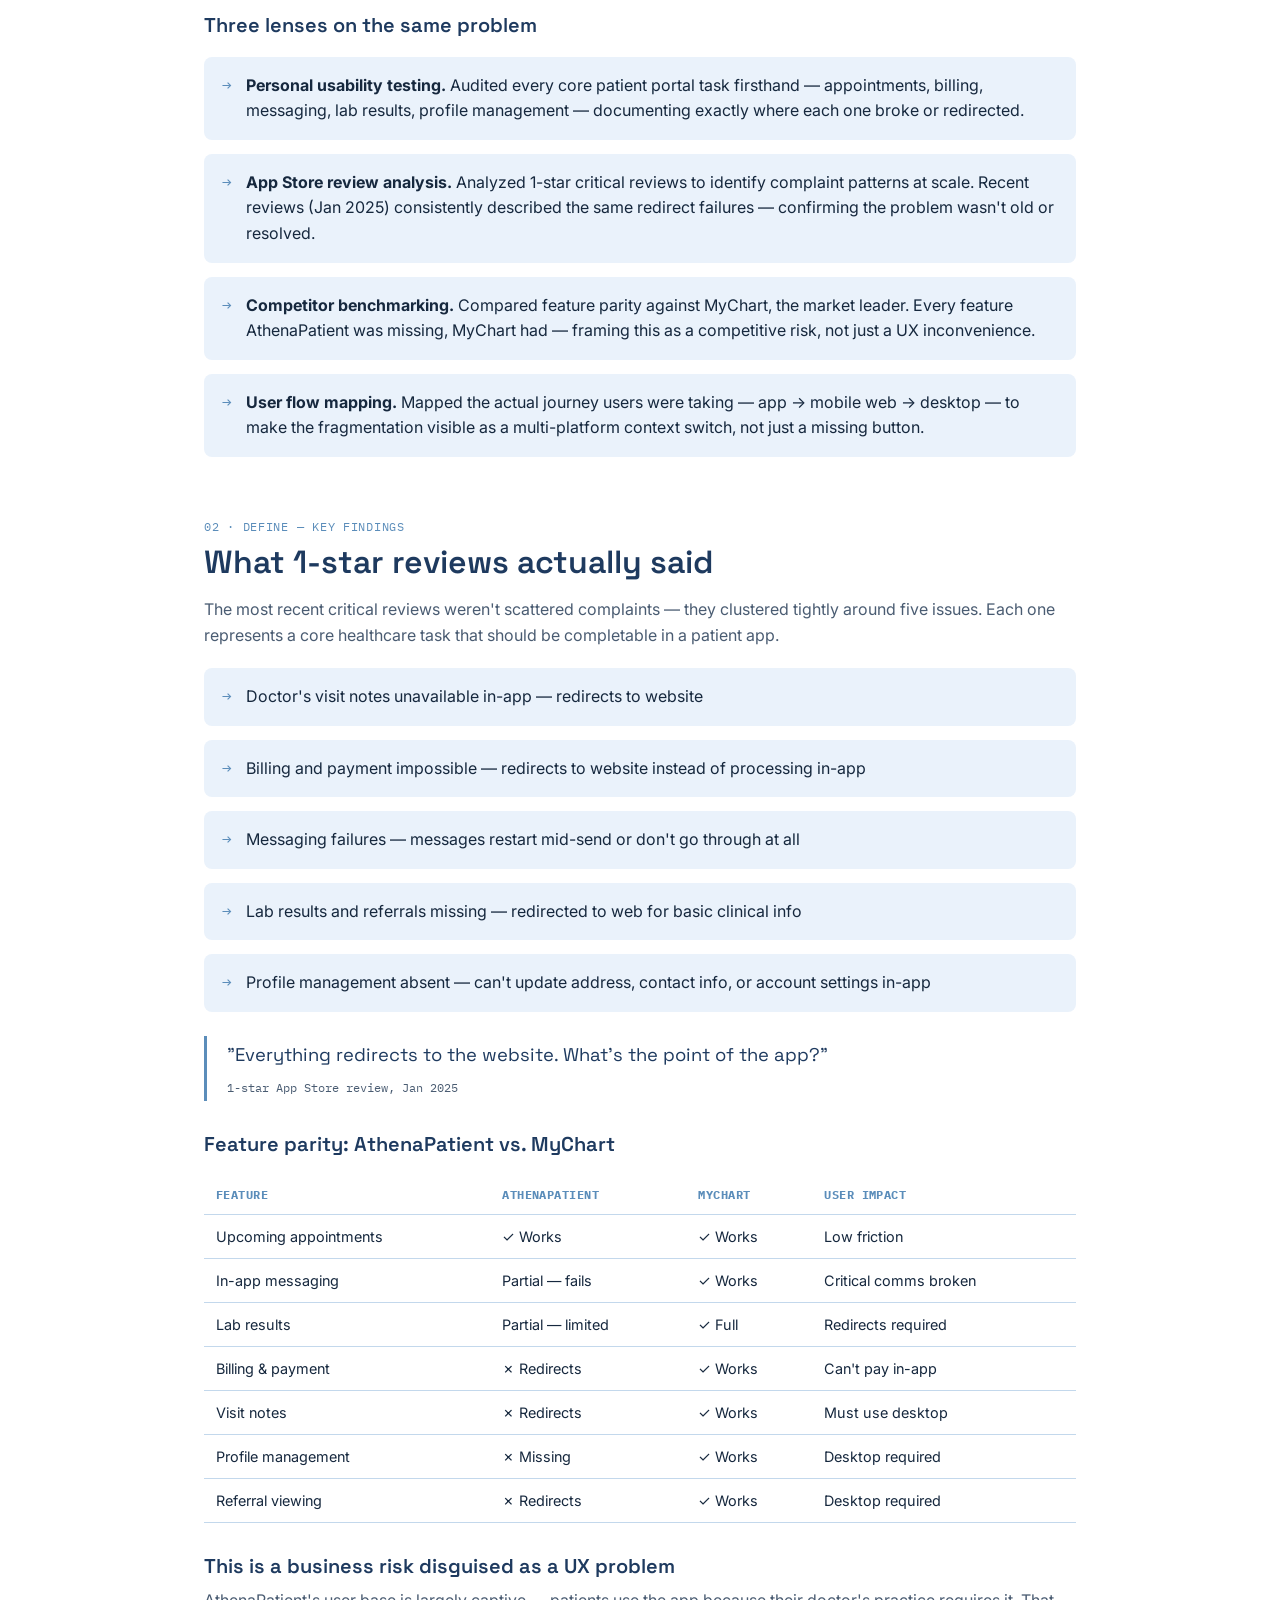
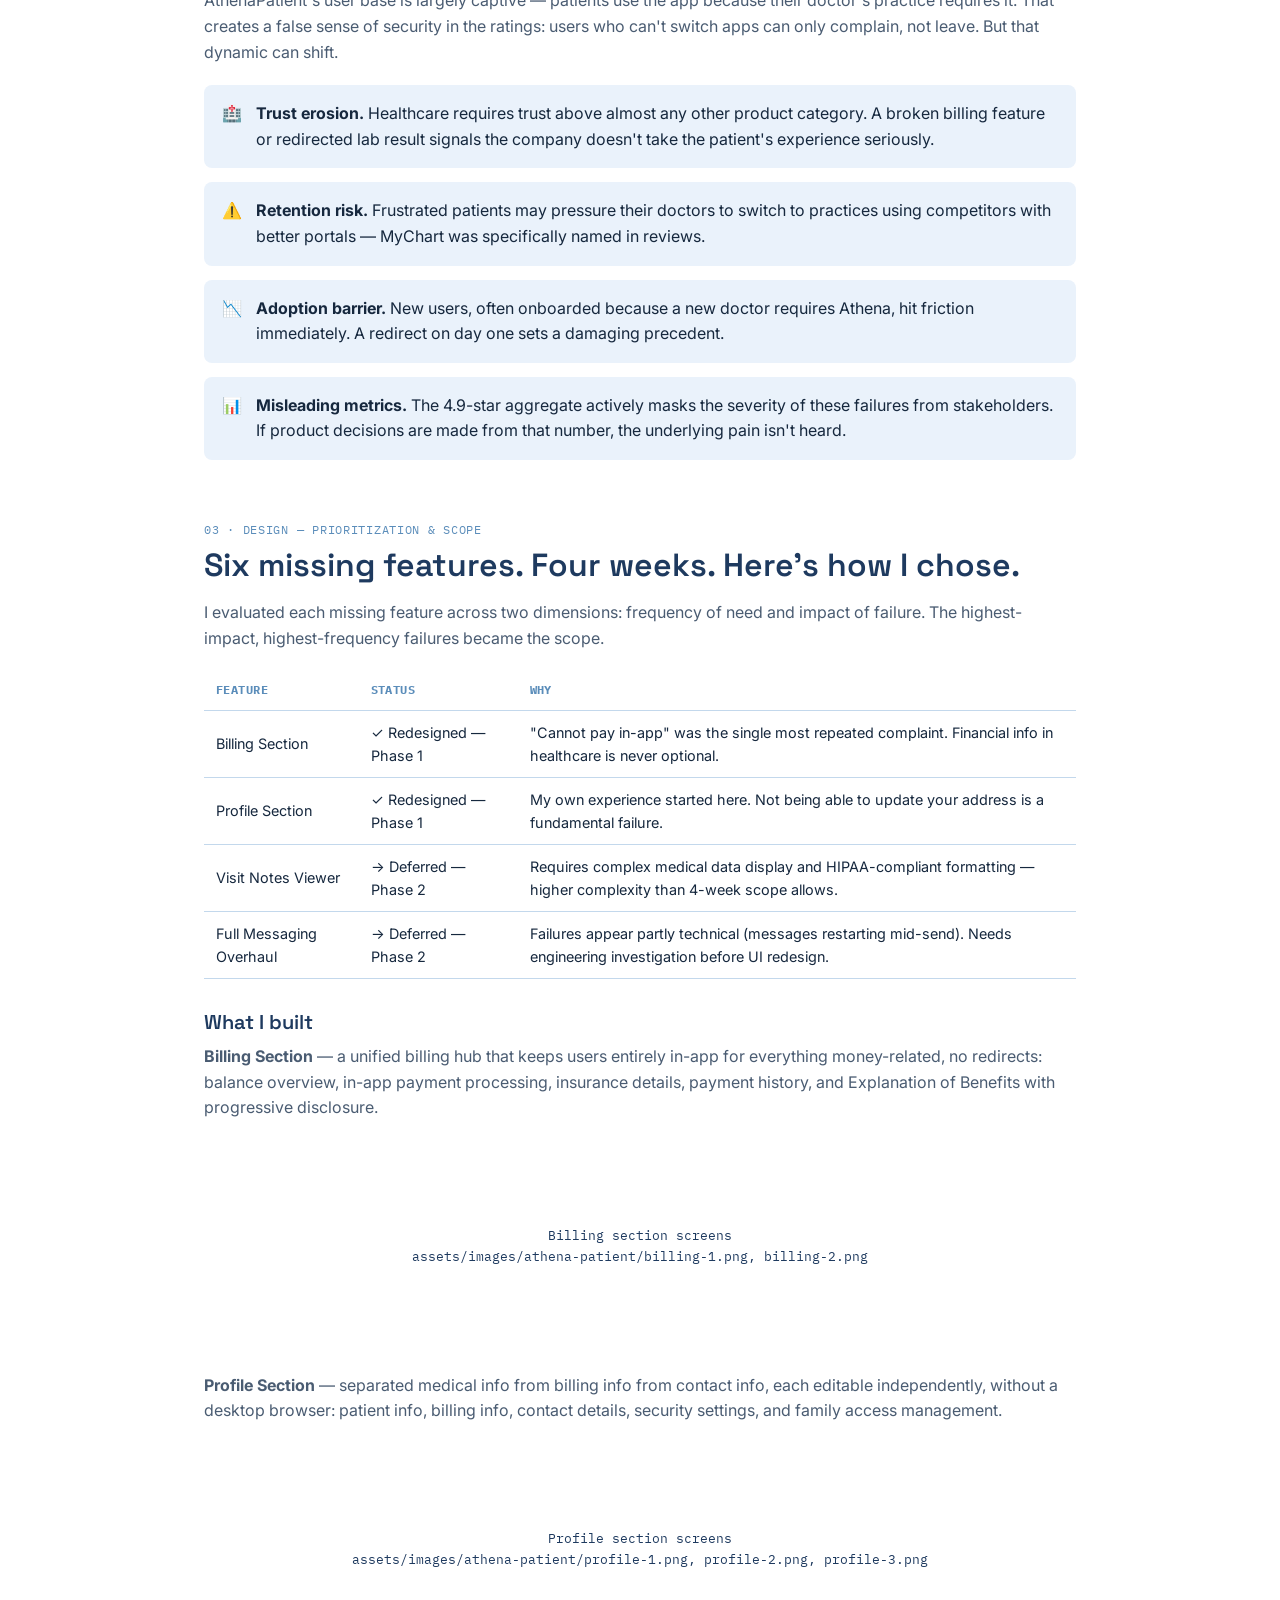
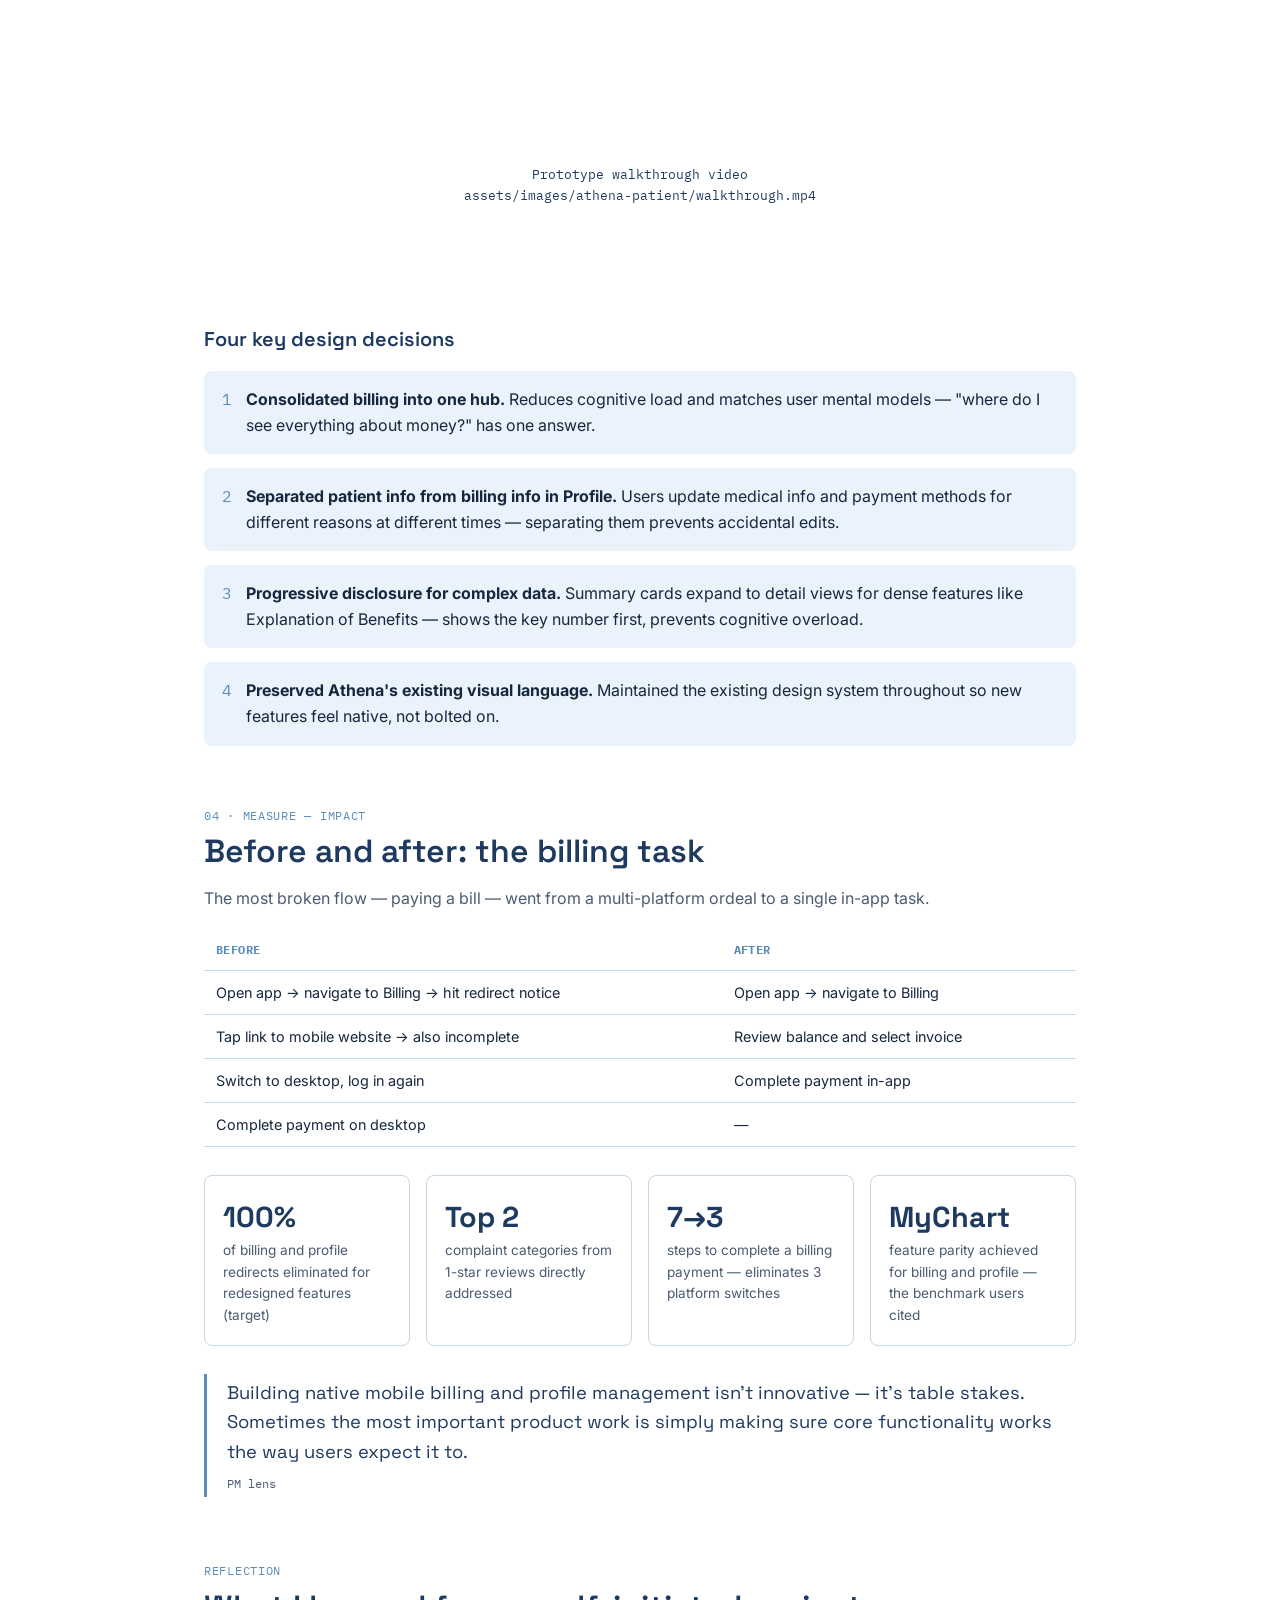
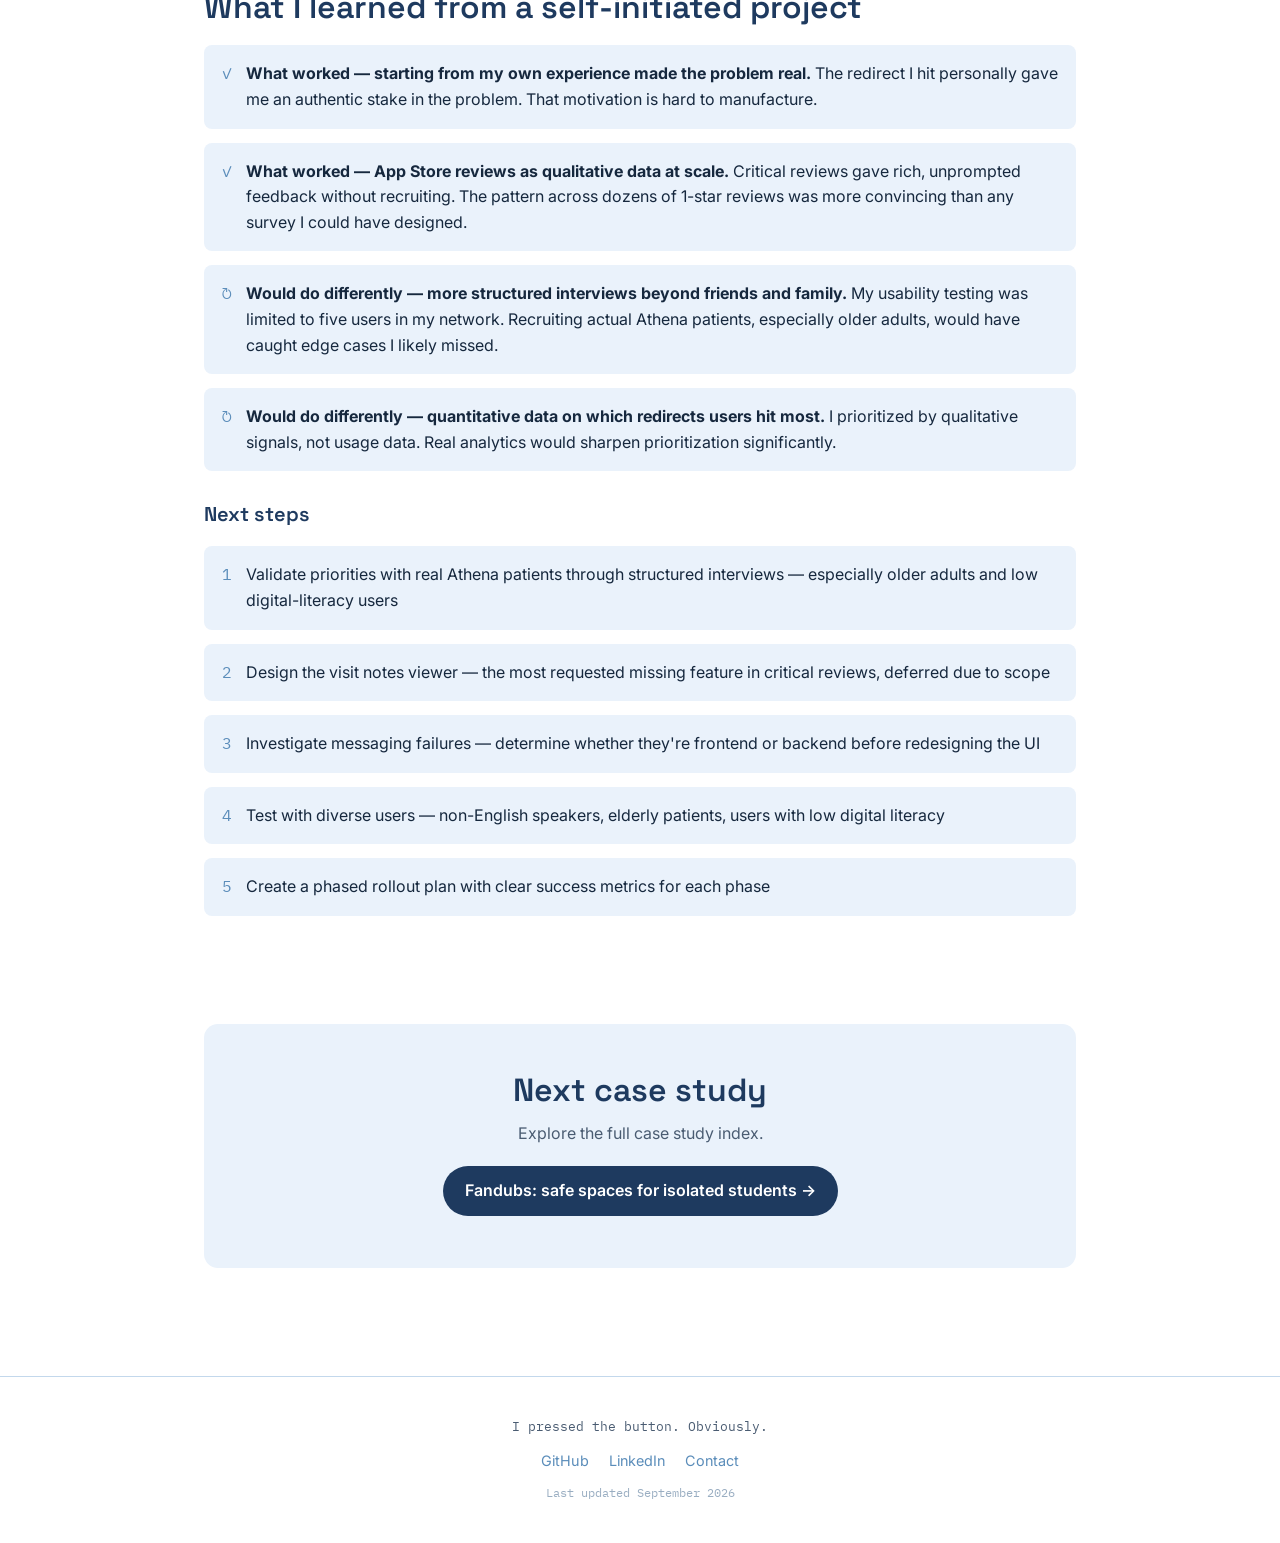
<file: case-studies/athena-patient.html>
<!DOCTYPE html>
<html lang="en">
<head>
<meta charset="UTF-8">
<meta name="viewport" content="width=device-width, initial-scale=1.0">
<!-- Google Analytics (GA4)  -->
<script async src="https://www.googletagmanager.com/gtag/js?id=G-GP480TKW8N"></script>
<script>
  window.dataLayer = window.dataLayer || [];
  function gtag(){dataLayer.push(arguments);}
  gtag('js', new Date());
  gtag('config', 'G-GP480TKW8N');
</script>
<title>AthenaPatient — Veronique Gunawan</title>
<meta name="description" content="A 4.9-star app hiding real failures — feature parity audit and redesign of the AthenaPatient mobile app.">
<link rel="stylesheet" href="../assets/css/style.css">
</head>
<body>

<nav class="site-nav">
  <div class="wrap-wide">
    <a href="../index.html" class="nav-name">Veronique Gunawan</a>
    <ul class="nav-links">
      <li><a href="index.html">Case Studies</a></li>
      <li><a href="../about.html">About</a></li>
      <li><a href="https://drive.google.com/file/d/1rz07dSJLbTszyicRcccmX44-TskMjExK/view?usp=sharing" target="_blank" rel="noopener">Resume</a></li>
      <li><a href="mailto:veronique.gunawan@gmail.com">Contact</a></li>
    </ul>
  </div>
</nav>

<header class="wrap" style="padding-top:40px;">
  <a class="back-link" href="index.html">← All work</a>
  <p style="font-size:0.82rem; color:var(--ink-soft); margin-top:16px;">Independent educational redesign — not affiliated with or endorsed by athenahealth.</p>
  <div style="margin-top:8px;">
    <span class="tag">UX Research</span><span class="tag">Product Design</span><span class="tag">Concept + PRD</span><span class="tag">Solo Project</span>
  </div>
  <h1 style="margin-top:14px;">AthenaPatient: a 4.9-star app hiding real failures</h1>
  <p class="lede">I tried to update my address in the AthenaPatient mobile app. It sent me to the mobile website. The mobile website also didn't have it. I had to switch to desktop. That moment became a full feature parity audit — and a redesign.</p>
  <div class="scan-bar">
    <div class="scan-bar__item"><span class="scan-bar__label">Problem</span><p>A 4.9-star app hides broken core features — billing, profile, and messaging all redirect users off-app.</p></div>
    <div class="scan-bar__item"><span class="scan-bar__label">Approach</span><p>App Store review analysis + competitive audit vs. MyChart + personal usability testing to prioritize a 4-week scope.</p></div>
    <div class="scan-bar__item impact"><span class="scan-bar__label">Impact</span><p>Billing task cut from 7 steps to 3, eliminating 3 platform switches — full feature parity reached with the category leader.</p></div>
  </div>

  <div class="meta-grid">
    <div><div class="label">My Role</div><div class="value">Solo designer — research, strategy, hi-fi design</div></div>
    <div><div class="label">Timeline</div><div class="value">4 weeks, self-initiated</div></div>
    <div><div class="label">Methods</div><div class="value">App Store analysis, usability testing, competitive audit</div></div>
    <div><div class="label">Tools</div><div class="value">Figma, Figma Make, App Store data</div></div>
  </div>

  <div class="stat-row">
    <div class="stat-block"><div class="num">4.9★</div><div class="label">aggregate rating — masking a pattern of broken core features</div></div>
    <div class="stat-block"><div class="num">112k</div><div class="label">ratings total; 1-star reviews cite the same issues repeatedly</div></div>
    <div class="stat-block"><div class="num">6</div><div class="label">critical missing features — all redirecting users off-app</div></div>
  </div>
</header>

<section class="wrap">
  <span class="section-label">Process</span>
  <div class="process-steps">
    <div class="process-step"><span class="num">01</span><h4>Discover</h4><p>Personal experience, App Store audit, competitor comparison</p></div>
    <div class="process-step"><span class="num">02</span><h4>Define</h4><p>Feature parity gap, user flows, prioritization framework</p></div>
    <div class="process-step"><span class="num">03</span><h4>Design</h4><p>Hi-fi screens, existing visual language, edge cases</p></div>
    <div class="process-step"><span class="num">04</span><h4>Test</h4><p>5-user prototype testing, IA validation, refinement</p></div>
  </div>
</section>

<!-- DISCOVER -->
<section class="wrap">
  <span class="section-label">01 · Discover — The Problem</span>
  <h2>I found the bug the rating was hiding</h2>
  <p>Trying to update my mailing address in the AthenaPatient app, I hit a redirect to the mobile website. The mobile website also didn't support it. I had to open a laptop to change my address — a task that should take 30 seconds in a healthcare app.</p>
  <p>That sent me to the App Store to look at 1-star reviews. What I found wasn't random frustration — it was a pattern. The same features kept coming up. The same word kept appearing: "useless." Meanwhile, the aggregate rating sat at 4.9 stars.</p>

  <blockquote>A high aggregate rating can actively obscure a broken product. When the majority of users only need appointments (which works), they 5-star it. When a user needs billing or profile management, they hit a wall — and become a 1-star. The average hides both groups.<cite>The core insight</cite></blockquote>

  <h3 style="margin-top:32px;">Three lenses on the same problem</h3>
  <div class="finding-list">
    <div class="finding"><span class="arrow">→</span><div><strong>Personal usability testing.</strong> Audited every core patient portal task firsthand — appointments, billing, messaging, lab results, profile management — documenting exactly where each one broke or redirected.</div></div>
    <div class="finding"><span class="arrow">→</span><div><strong>App Store review analysis.</strong> Analyzed 1-star critical reviews to identify complaint patterns at scale. Recent reviews (Jan 2025) consistently described the same redirect failures — confirming the problem wasn't old or resolved.</div></div>
    <div class="finding"><span class="arrow">→</span><div><strong>Competitor benchmarking.</strong> Compared feature parity against MyChart, the market leader. Every feature AthenaPatient was missing, MyChart had — framing this as a competitive risk, not just a UX inconvenience.</div></div>
    <div class="finding"><span class="arrow">→</span><div><strong>User flow mapping.</strong> Mapped the actual journey users were taking — app → mobile web → desktop — to make the fragmentation visible as a multi-platform context switch, not just a missing button.</div></div>
  </div>
</section>

<!-- DEFINE -->
<section class="wrap">
  <span class="section-label">02 · Define — Key Findings</span>
  <h2>What 1-star reviews actually said</h2>
  <p>The most recent critical reviews weren't scattered complaints — they clustered tightly around five issues. Each one represents a core healthcare task that should be completable in a patient app.</p>

  <div class="finding-list">
    <div class="finding"><span class="arrow">→</span><div>Doctor's visit notes unavailable in-app — redirects to website</div></div>
    <div class="finding"><span class="arrow">→</span><div>Billing and payment impossible — redirects to website instead of processing in-app</div></div>
    <div class="finding"><span class="arrow">→</span><div>Messaging failures — messages restart mid-send or don't go through at all</div></div>
    <div class="finding"><span class="arrow">→</span><div>Lab results and referrals missing — redirected to web for basic clinical info</div></div>
    <div class="finding"><span class="arrow">→</span><div>Profile management absent — can't update address, contact info, or account settings in-app</div></div>
  </div>

  <blockquote>"Everything redirects to the website. What's the point of the app?"<cite>1-star App Store review, Jan 2025</cite></blockquote>

  <h3 style="margin-top:32px;">Feature parity: AthenaPatient vs. MyChart</h3>
  <table>
    <thead><tr><th>Feature</th><th>AthenaPatient</th><th>MyChart</th><th>User impact</th></tr></thead>
    <tbody>
      <tr><td>Upcoming appointments</td><td>✓ Works</td><td>✓ Works</td><td>Low friction</td></tr>
      <tr><td>In-app messaging</td><td>Partial — fails</td><td>✓ Works</td><td>Critical comms broken</td></tr>
      <tr><td>Lab results</td><td>Partial — limited</td><td>✓ Full</td><td>Redirects required</td></tr>
      <tr><td>Billing &amp; payment</td><td>✗ Redirects</td><td>✓ Works</td><td>Can't pay in-app</td></tr>
      <tr><td>Visit notes</td><td>✗ Redirects</td><td>✓ Works</td><td>Must use desktop</td></tr>
      <tr><td>Profile management</td><td>✗ Missing</td><td>✓ Works</td><td>Desktop required</td></tr>
      <tr><td>Referral viewing</td><td>✗ Redirects</td><td>✓ Works</td><td>Desktop required</td></tr>
    </tbody>
  </table>

  <h3 style="margin-top:32px;">This is a business risk disguised as a UX problem</h3>
  <p>AthenaPatient's user base is largely captive — patients use the app because their doctor's practice requires it. That creates a false sense of security in the ratings: users who can't switch apps can only complain, not leave. But that dynamic can shift.</p>
  <div class="finding-list">
    <div class="finding"><span class="arrow">🏥</span><div><strong>Trust erosion.</strong> Healthcare requires trust above almost any other product category. A broken billing feature or redirected lab result signals the company doesn't take the patient's experience seriously.</div></div>
    <div class="finding"><span class="arrow">⚠️</span><div><strong>Retention risk.</strong> Frustrated patients may pressure their doctors to switch to practices using competitors with better portals — MyChart was specifically named in reviews.</div></div>
    <div class="finding"><span class="arrow">📉</span><div><strong>Adoption barrier.</strong> New users, often onboarded because a new doctor requires Athena, hit friction immediately. A redirect on day one sets a damaging precedent.</div></div>
    <div class="finding"><span class="arrow">📊</span><div><strong>Misleading metrics.</strong> The 4.9-star aggregate actively masks the severity of these failures from stakeholders. If product decisions are made from that number, the underlying pain isn't heard.</div></div>
  </div>
</section>

<!-- DESIGN -->
<section class="wrap">
  <span class="section-label">03 · Design — Prioritization &amp; Scope</span>
  <h2>Six missing features. Four weeks. Here's how I chose.</h2>
  <p>I evaluated each missing feature across two dimensions: frequency of need and impact of failure. The highest-impact, highest-frequency failures became the scope.</p>

  <table>
    <thead><tr><th>Feature</th><th>Status</th><th>Why</th></tr></thead>
    <tbody>
      <tr><td>Billing Section</td><td>✓ Redesigned — Phase 1</td><td>"Cannot pay in-app" was the single most repeated complaint. Financial info in healthcare is never optional.</td></tr>
      <tr><td>Profile Section</td><td>✓ Redesigned — Phase 1</td><td>My own experience started here. Not being able to update your address is a fundamental failure.</td></tr>
      <tr><td>Visit Notes Viewer</td><td>→ Deferred — Phase 2</td><td>Requires complex medical data display and HIPAA-compliant formatting — higher complexity than 4-week scope allows.</td></tr>
      <tr><td>Full Messaging Overhaul</td><td>→ Deferred — Phase 2</td><td>Failures appear partly technical (messages restarting mid-send). Needs engineering investigation before UI redesign.</td></tr>
    </tbody>
  </table>

  <h3 style="margin-top:32px;">What I built</h3>

  <p><strong>Billing Section</strong> — a unified billing hub that keeps users entirely in-app for everything money-related, no redirects: balance overview, in-app payment processing, insurance details, payment history, and Explanation of Benefits with progressive disclosure.</p>
  <div class="img-placeholder">Billing section screens<br>assets/images/athena-patient/billing-1.png, billing-2.png</div>

  <p><strong>Profile Section</strong> — separated medical info from billing info from contact info, each editable independently, without a desktop browser: patient info, billing info, contact details, security settings, and family access management.</p>
  <div class="img-placeholder">Profile section screens<br>assets/images/athena-patient/profile-1.png, profile-2.png, profile-3.png</div>
  <div class="img-placeholder">Prototype walkthrough video<br>assets/images/athena-patient/walkthrough.mp4</div>

  <h3 style="margin-top:32px;">Four key design decisions</h3>
  <div class="finding-list">
    <div class="finding"><span class="arrow">1</span><div><strong>Consolidated billing into one hub.</strong> Reduces cognitive load and matches user mental models — "where do I see everything about money?" has one answer.</div></div>
    <div class="finding"><span class="arrow">2</span><div><strong>Separated patient info from billing info in Profile.</strong> Users update medical info and payment methods for different reasons at different times — separating them prevents accidental edits.</div></div>
    <div class="finding"><span class="arrow">3</span><div><strong>Progressive disclosure for complex data.</strong> Summary cards expand to detail views for dense features like Explanation of Benefits — shows the key number first, prevents cognitive overload.</div></div>
    <div class="finding"><span class="arrow">4</span><div><strong>Preserved Athena's existing visual language.</strong> Maintained the existing design system throughout so new features feel native, not bolted on.</div></div>
  </div>
</section>

<!-- MEASURE -->
<section class="wrap">
  <span class="section-label">04 · Measure — Impact</span>
  <h2>Before and after: the billing task</h2>
  <p>The most broken flow — paying a bill — went from a multi-platform ordeal to a single in-app task.</p>

  <table>
    <thead><tr><th>Before</th><th>After</th></tr></thead>
    <tbody>
      <tr><td>Open app → navigate to Billing → hit redirect notice</td><td>Open app → navigate to Billing</td></tr>
      <tr><td>Tap link to mobile website → also incomplete</td><td>Review balance and select invoice</td></tr>
      <tr><td>Switch to desktop, log in again</td><td>Complete payment in-app</td></tr>
      <tr><td>Complete payment on desktop</td><td>—</td></tr>
    </tbody>
  </table>

  <div class="stat-row">
    <div class="stat-block"><div class="num">100%</div><div class="label">of billing and profile redirects eliminated for redesigned features (target)</div></div>
    <div class="stat-block"><div class="num">Top 2</div><div class="label">complaint categories from 1-star reviews directly addressed</div></div>
    <div class="stat-block"><div class="num">7→3</div><div class="label">steps to complete a billing payment — eliminates 3 platform switches</div></div>
    <div class="stat-block"><div class="num">MyChart</div><div class="label">feature parity achieved for billing and profile — the benchmark users cited</div></div>
  </div>

  <blockquote>Building native mobile billing and profile management isn't innovative — it's table stakes. Sometimes the most important product work is simply making sure core functionality works the way users expect it to.<cite>PM lens</cite></blockquote>
</section>

<section class="wrap">
  <span class="section-label">Reflection</span>
  <h2>What I learned from a self-initiated project</h2>

  <div class="finding-list">
    <div class="finding"><span class="arrow">✓</span><div><strong>What worked — starting from my own experience made the problem real.</strong> The redirect I hit personally gave me an authentic stake in the problem. That motivation is hard to manufacture.</div></div>
    <div class="finding"><span class="arrow">✓</span><div><strong>What worked — App Store reviews as qualitative data at scale.</strong> Critical reviews gave rich, unprompted feedback without recruiting. The pattern across dozens of 1-star reviews was more convincing than any survey I could have designed.</div></div>
    <div class="finding"><span class="arrow">↻</span><div><strong>Would do differently — more structured interviews beyond friends and family.</strong> My usability testing was limited to five users in my network. Recruiting actual Athena patients, especially older adults, would have caught edge cases I likely missed.</div></div>
    <div class="finding"><span class="arrow">↻</span><div><strong>Would do differently — quantitative data on which redirects users hit most.</strong> I prioritized by qualitative signals, not usage data. Real analytics would sharpen prioritization significantly.</div></div>
  </div>

  <h3 style="margin-top:32px;">Next steps</h3>
  <div class="finding-list">
    <div class="finding"><span class="arrow">1</span><div>Validate priorities with real Athena patients through structured interviews — especially older adults and low digital-literacy users</div></div>
    <div class="finding"><span class="arrow">2</span><div>Design the visit notes viewer — the most requested missing feature in critical reviews, deferred due to scope</div></div>
    <div class="finding"><span class="arrow">3</span><div>Investigate messaging failures — determine whether they're frontend or backend before redesigning the UI</div></div>
    <div class="finding"><span class="arrow">4</span><div>Test with diverse users — non-English speakers, elderly patients, users with low digital literacy</div></div>
    <div class="finding"><span class="arrow">5</span><div>Create a phased rollout plan with clear success metrics for each phase</div></div>
  </div>
</section>

<section class="wrap">
  <div class="cta-band">
    <h2>Next case study</h2>
    <p>Explore the full case study index.</p>
    <a href="fandubs.html" class="btn btn-primary">Fandubs: safe spaces for isolated students →</a>
  </div>
</section>

<footer>
  <div class="wrap">
    <div class="press-line">I pressed the button. Obviously.</div>
    <div class="footer-links">
      <a href="https://github.com/Veroniki5208" target="_blank" rel="noopener">GitHub</a>
      <a href="https://www.linkedin.com/in/veronique-gunawan/" target="_blank" rel="noopener">LinkedIn</a>
      <a href="mailto:veronique.gunawan@gmail.com">Contact</a>
    </div>
    <div class="updated">Last updated September 2026</div>
  </div>
</footer>

</body>
</html>
</file>
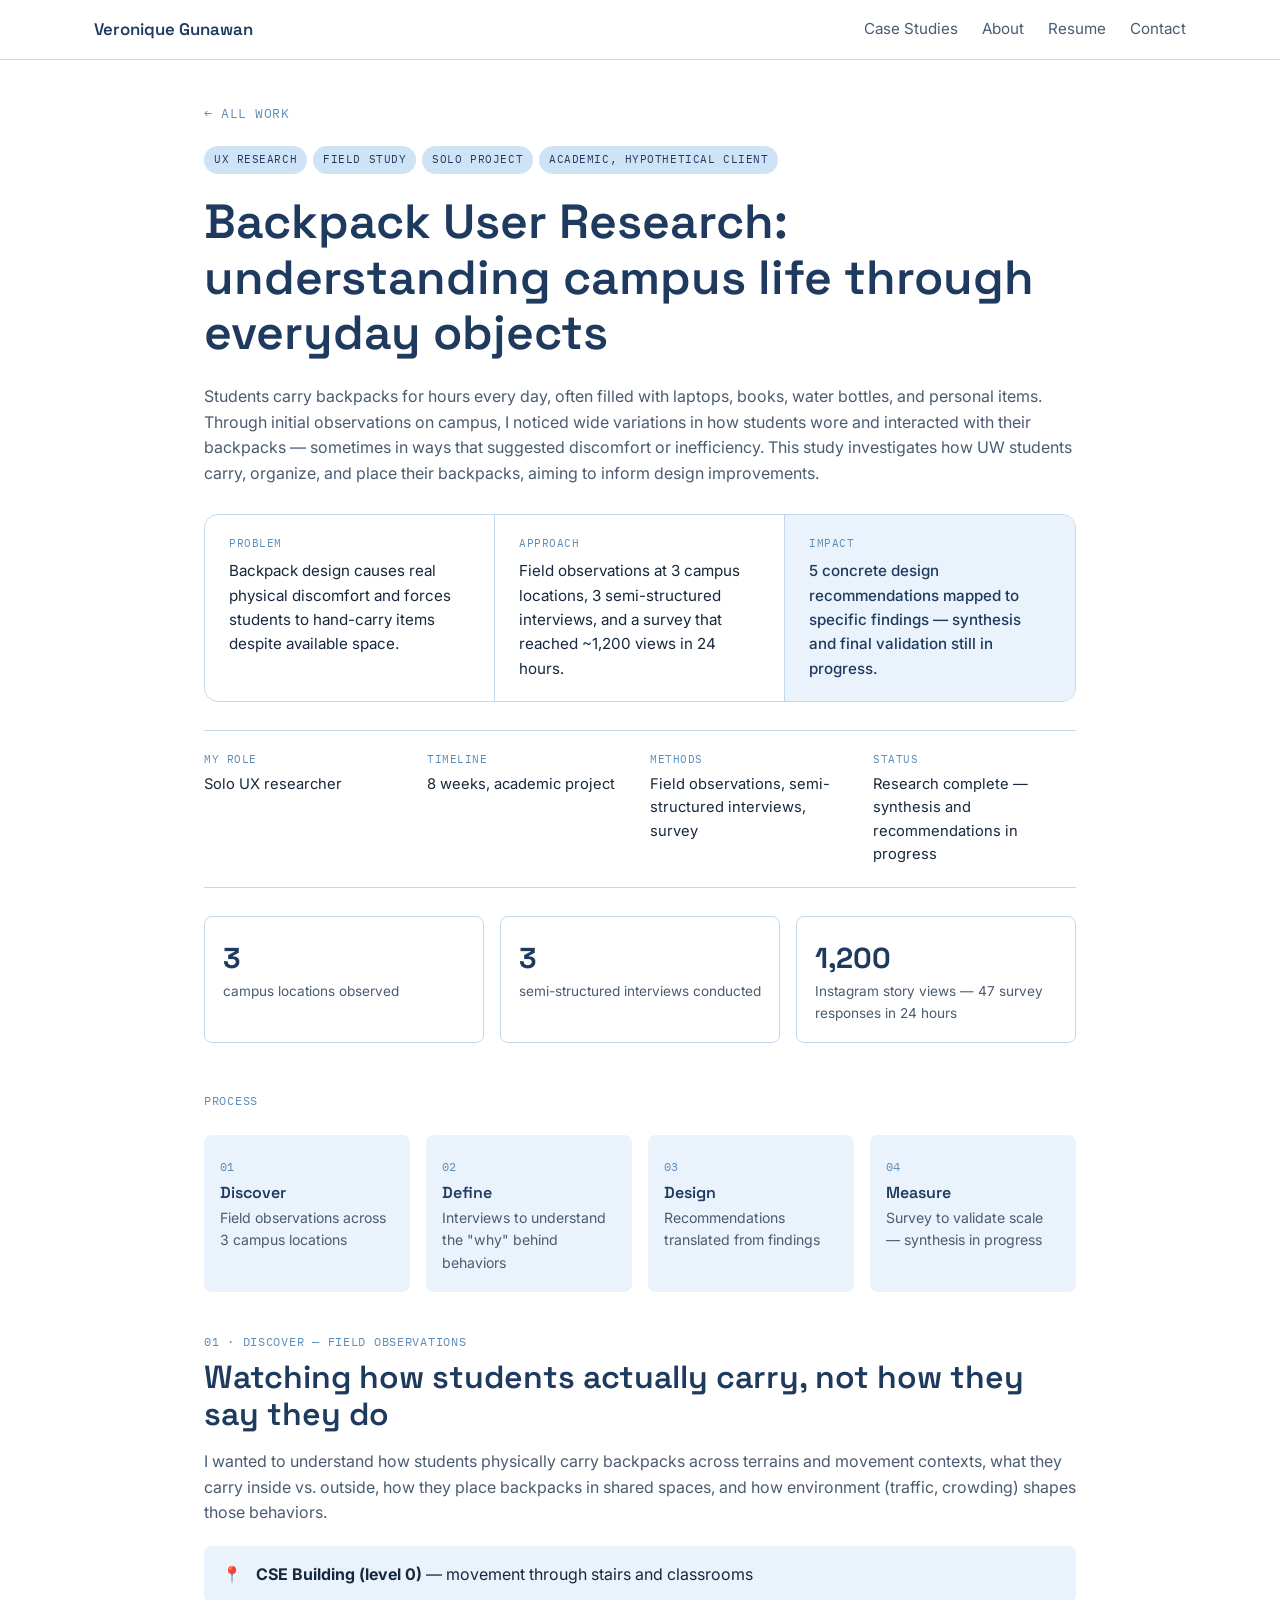
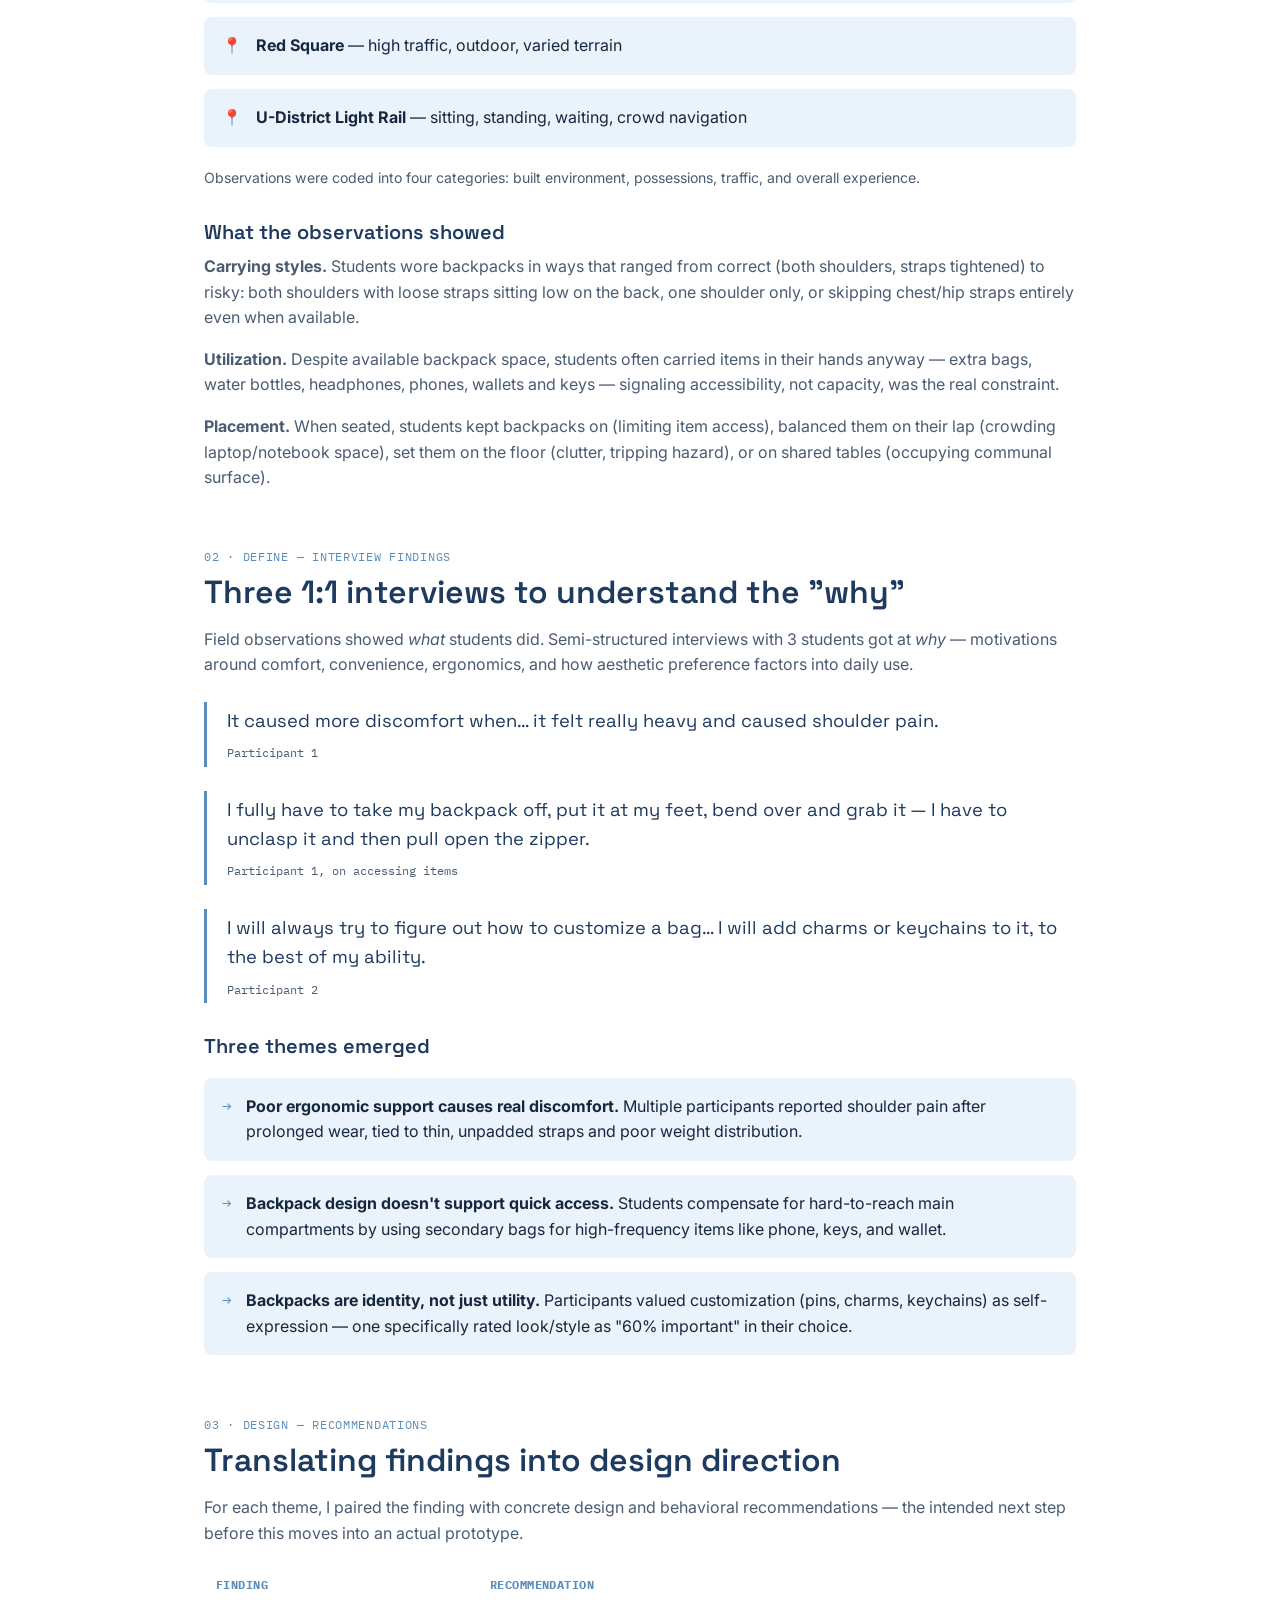
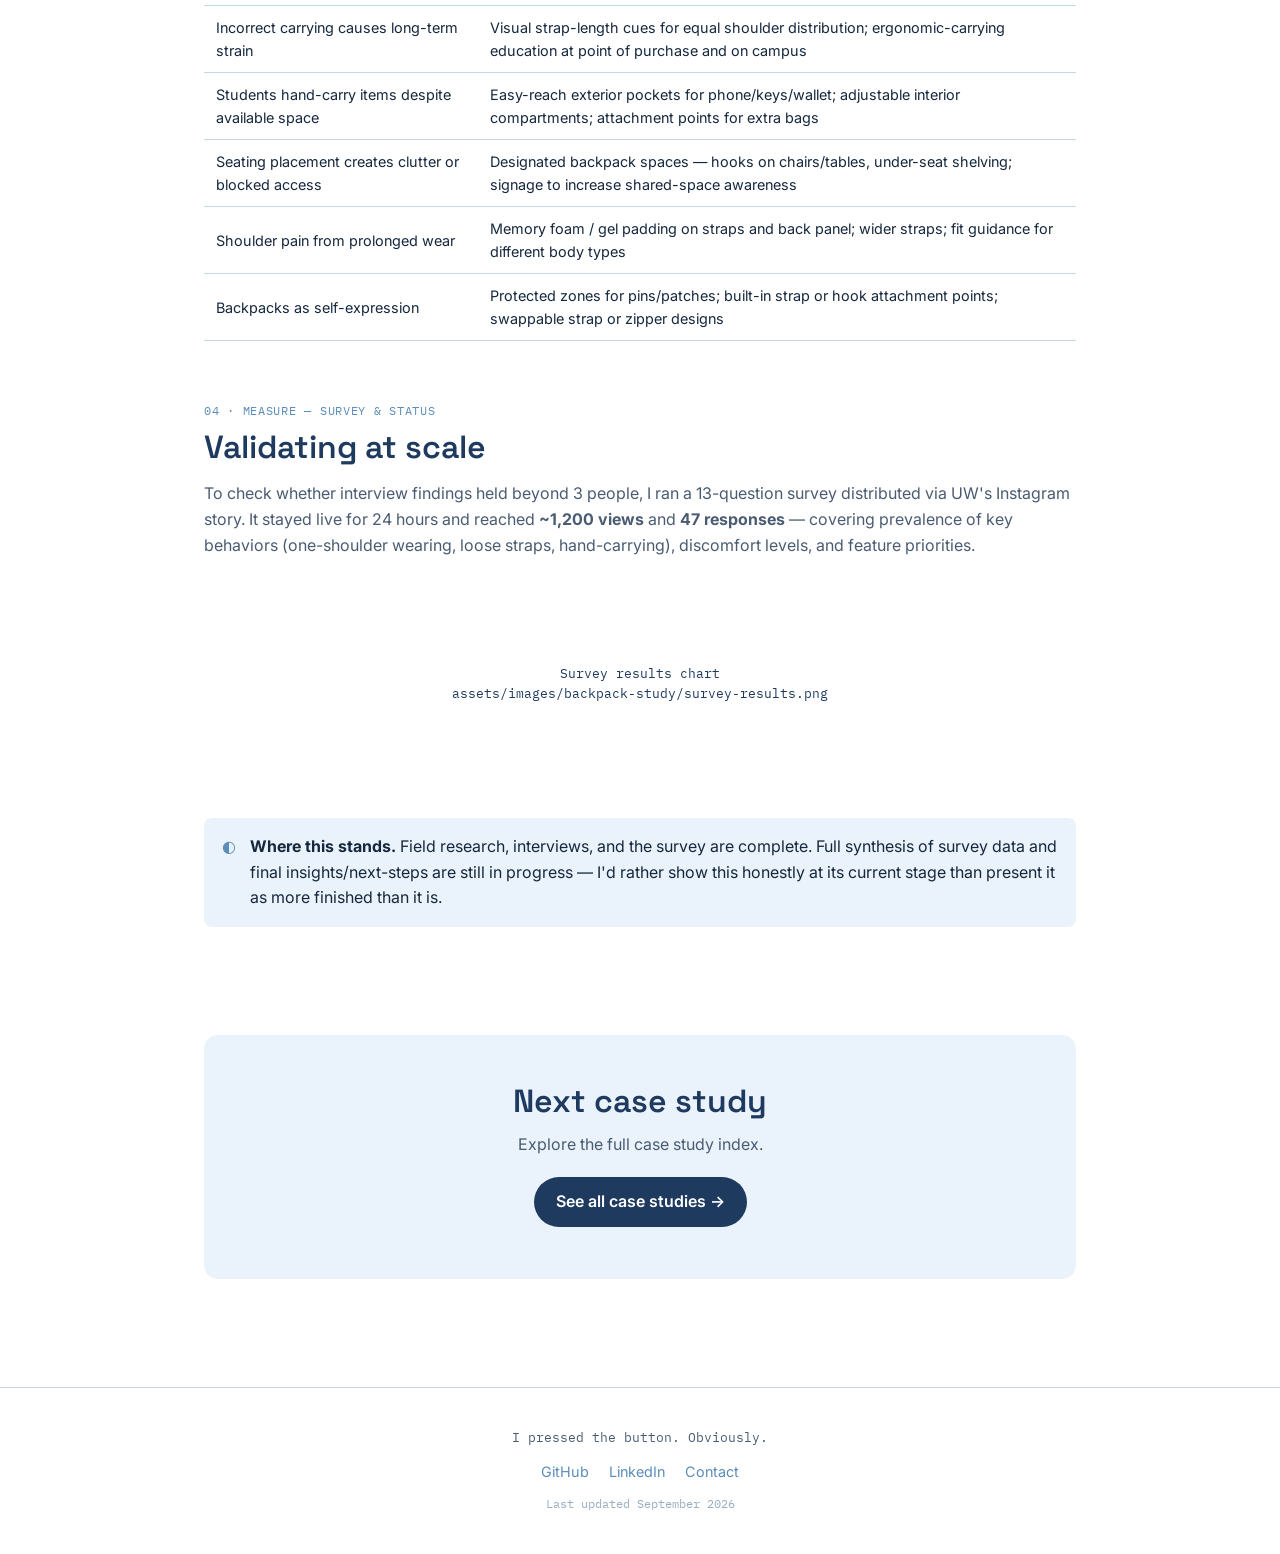
<file: case-studies/backpack-study.html>
<!DOCTYPE html>
<html lang="en">
<head>
<meta charset="UTF-8">
<meta name="viewport" content="width=device-width, initial-scale=1.0">
<!-- Google Analytics (GA4) -->
<script async src="https://www.googletagmanager.com/gtag/js?id=G-GP480TKW8N"></script>
<script>
  window.dataLayer = window.dataLayer || [];
  function gtag(){dataLayer.push(arguments);}
  gtag('js', new Date());
  gtag('config', 'G-GP480TKW8N');
</script>
<title>Backpack User Research — Veronique Gunawan</title>
<meta name="description" content="Understanding campus life through everyday objects — a field study on how backpack design fails UW students daily.">
<link rel="stylesheet" href="../assets/css/style.css">
</head>
<body>

<nav class="site-nav">
  <div class="wrap-wide">
    <a href="../index.html" class="nav-name">Veronique Gunawan</a>
    <ul class="nav-links">
      <li><a href="index.html">Case Studies</a></li>
      <li><a href="../about.html">About</a></li>
      <li><a href="https://drive.google.com/file/d/1rz07dSJLbTszyicRcccmX44-TskMjExK/view?usp=sharing" target="_blank" rel="noopener">Resume</a></li>
      <li><a href="mailto:veronique.gunawan@gmail.com">Contact</a></li>
    </ul>
  </div>
</nav>

<header class="wrap" style="padding-top:40px;">
  <a class="back-link" href="index.html">← All work</a>
  <div style="margin-top:20px;">
    <span class="tag">UX Research</span><span class="tag">Field Study</span><span class="tag">Solo Project</span><span class="tag">Academic, Hypothetical Client</span>
  </div>
  <h1 style="margin-top:14px;">Backpack User Research: understanding campus life through everyday objects</h1>
  <p class="lede">Students carry backpacks for hours every day, often filled with laptops, books, water bottles, and personal items. Through initial observations on campus, I noticed wide variations in how students wore and interacted with their backpacks — sometimes in ways that suggested discomfort or inefficiency. This study investigates how UW students carry, organize, and place their backpacks, aiming to inform design improvements.</p>
  <div class="scan-bar">
    <div class="scan-bar__item"><span class="scan-bar__label">Problem</span><p>Backpack design causes real physical discomfort and forces students to hand-carry items despite available space.</p></div>
    <div class="scan-bar__item"><span class="scan-bar__label">Approach</span><p>Field observations at 3 campus locations, 3 semi-structured interviews, and a survey that reached ~1,200 views in 24 hours.</p></div>
    <div class="scan-bar__item impact"><span class="scan-bar__label">Impact</span><p>5 concrete design recommendations mapped to specific findings — synthesis and final validation still in progress.</p></div>
  </div>

  <div class="meta-grid">
    <div><div class="label">My Role</div><div class="value">Solo UX researcher</div></div>
    <div><div class="label">Timeline</div><div class="value">8 weeks, academic project</div></div>
    <div><div class="label">Methods</div><div class="value">Field observations, semi-structured interviews, survey</div></div>
    <div><div class="label">Status</div><div class="value">Research complete — synthesis and recommendations in progress</div></div>
  </div>

  <div class="stat-row">
    <div class="stat-block"><div class="num">3</div><div class="label">campus locations observed</div></div>
    <div class="stat-block"><div class="num">3</div><div class="label">semi-structured interviews conducted</div></div>
    <div class="stat-block"><div class="num">1,200</div><div class="label">Instagram story views — 47 survey responses in 24 hours</div></div>
  </div>
</header>

<section class="wrap">
  <span class="section-label">Process</span>
  <div class="process-steps">
    <div class="process-step"><span class="num">01</span><h4>Discover</h4><p>Field observations across 3 campus locations</p></div>
    <div class="process-step"><span class="num">02</span><h4>Define</h4><p>Interviews to understand the "why" behind behaviors</p></div>
    <div class="process-step"><span class="num">03</span><h4>Design</h4><p>Recommendations translated from findings</p></div>
    <div class="process-step"><span class="num">04</span><h4>Measure</h4><p>Survey to validate scale — synthesis in progress</p></div>
  </div>
</section>

<!-- DISCOVER -->
<section class="wrap">
  <span class="section-label">01 · Discover — Field Observations</span>
  <h2>Watching how students actually carry, not how they say they do</h2>
  <p>I wanted to understand how students physically carry backpacks across terrains and movement contexts, what they carry inside vs. outside, how they place backpacks in shared spaces, and how environment (traffic, crowding) shapes those behaviors.</p>

  <div class="finding-list">
    <div class="finding"><span class="arrow">📍</span><div><strong>CSE Building (level 0)</strong> — movement through stairs and classrooms</div></div>
    <div class="finding"><span class="arrow">📍</span><div><strong>Red Square</strong> — high traffic, outdoor, varied terrain</div></div>
    <div class="finding"><span class="arrow">📍</span><div><strong>U-District Light Rail</strong> — sitting, standing, waiting, crowd navigation</div></div>
  </div>
  <p style="font-size:0.88rem;">Observations were coded into four categories: built environment, possessions, traffic, and overall experience.</p>

  <h3 style="margin-top:32px;">What the observations showed</h3>

  <p><strong>Carrying styles.</strong> Students wore backpacks in ways that ranged from correct (both shoulders, straps tightened) to risky: both shoulders with loose straps sitting low on the back, one shoulder only, or skipping chest/hip straps entirely even when available.</p>

  <p><strong>Utilization.</strong> Despite available backpack space, students often carried items in their hands anyway — extra bags, water bottles, headphones, phones, wallets and keys — signaling accessibility, not capacity, was the real constraint.</p>

  <p><strong>Placement.</strong> When seated, students kept backpacks on (limiting item access), balanced them on their lap (crowding laptop/notebook space), set them on the floor (clutter, tripping hazard), or on shared tables (occupying communal surface).</p>
</section>

<!-- DEFINE -->
<section class="wrap">
  <span class="section-label">02 · Define — Interview Findings</span>
  <h2>Three 1:1 interviews to understand the "why"</h2>
  <p>Field observations showed <em>what</em> students did. Semi-structured interviews with 3 students got at <em>why</em> — motivations around comfort, convenience, ergonomics, and how aesthetic preference factors into daily use.</p>

  <blockquote>It caused more discomfort when… it felt really heavy and caused shoulder pain.<cite>Participant 1</cite></blockquote>
  <blockquote>I fully have to take my backpack off, put it at my feet, bend over and grab it — I have to unclasp it and then pull open the zipper.<cite>Participant 1, on accessing items</cite></blockquote>
  <blockquote>I will always try to figure out how to customize a bag… I will add charms or keychains to it, to the best of my ability.<cite>Participant 2</cite></blockquote>

  <h3 style="margin-top:32px;">Three themes emerged</h3>
  <div class="finding-list">
    <div class="finding"><span class="arrow">→</span><div><strong>Poor ergonomic support causes real discomfort.</strong> Multiple participants reported shoulder pain after prolonged wear, tied to thin, unpadded straps and poor weight distribution.</div></div>
    <div class="finding"><span class="arrow">→</span><div><strong>Backpack design doesn't support quick access.</strong> Students compensate for hard-to-reach main compartments by using secondary bags for high-frequency items like phone, keys, and wallet.</div></div>
    <div class="finding"><span class="arrow">→</span><div><strong>Backpacks are identity, not just utility.</strong> Participants valued customization (pins, charms, keychains) as self-expression — one specifically rated look/style as "60% important" in their choice.</div></div>
  </div>
</section>

<!-- DESIGN -->
<section class="wrap">
  <span class="section-label">03 · Design — Recommendations</span>
  <h2>Translating findings into design direction</h2>
  <p>For each theme, I paired the finding with concrete design and behavioral recommendations — the intended next step before this moves into an actual prototype.</p>

  <table>
    <thead><tr><th>Finding</th><th>Recommendation</th></tr></thead>
    <tbody>
      <tr><td>Incorrect carrying causes long-term strain</td><td>Visual strap-length cues for equal shoulder distribution; ergonomic-carrying education at point of purchase and on campus</td></tr>
      <tr><td>Students hand-carry items despite available space</td><td>Easy-reach exterior pockets for phone/keys/wallet; adjustable interior compartments; attachment points for extra bags</td></tr>
      <tr><td>Seating placement creates clutter or blocked access</td><td>Designated backpack spaces — hooks on chairs/tables, under-seat shelving; signage to increase shared-space awareness</td></tr>
      <tr><td>Shoulder pain from prolonged wear</td><td>Memory foam / gel padding on straps and back panel; wider straps; fit guidance for different body types</td></tr>
      <tr><td>Backpacks as self-expression</td><td>Protected zones for pins/patches; built-in strap or hook attachment points; swappable strap or zipper designs</td></tr>
    </tbody>
  </table>
</section>

<!-- MEASURE -->
<section class="wrap">
  <span class="section-label">04 · Measure — Survey &amp; Status</span>
  <h2>Validating at scale</h2>
  <p>To check whether interview findings held beyond 3 people, I ran a 13-question survey distributed via UW's Instagram story. It stayed live for 24 hours and reached <strong>~1,200 views</strong> and <strong>47 responses</strong> — covering prevalence of key behaviors (one-shoulder wearing, loose straps, hand-carrying), discomfort levels, and feature priorities.</p>

  <div class="img-placeholder">Survey results chart<br>assets/images/backpack-study/survey-results.png</div>

  <div class="finding-list" style="margin-top:24px;">
    <div class="finding"><span class="arrow">◐</span><div><strong>Where this stands.</strong> Field research, interviews, and the survey are complete. Full synthesis of survey data and final insights/next-steps are still in progress — I'd rather show this honestly at its current stage than present it as more finished than it is.</div></div>
  </div>
</section>

<section class="wrap">
  <div class="cta-band">
    <h2>Next case study</h2>
    <p>Explore the full case study index.</p>
    <a href="index.html" class="btn btn-primary">See all case studies →</a>
  </div>
</section>

<footer>
  <div class="wrap">
    <div class="press-line">I pressed the button. Obviously.</div>
    <div class="footer-links">
      <a href="https://github.com/Veroniki5208" target="_blank" rel="noopener">GitHub</a>
      <a href="https://www.linkedin.com/in/veronique-gunawan/" target="_blank" rel="noopener">LinkedIn</a>
      <a href="mailto:veronique.gunawan@gmail.com">Contact</a>
    </div>
    <div class="updated">Last updated September 2026</div>
  </div>
</footer>

</body>
</html>
</file>
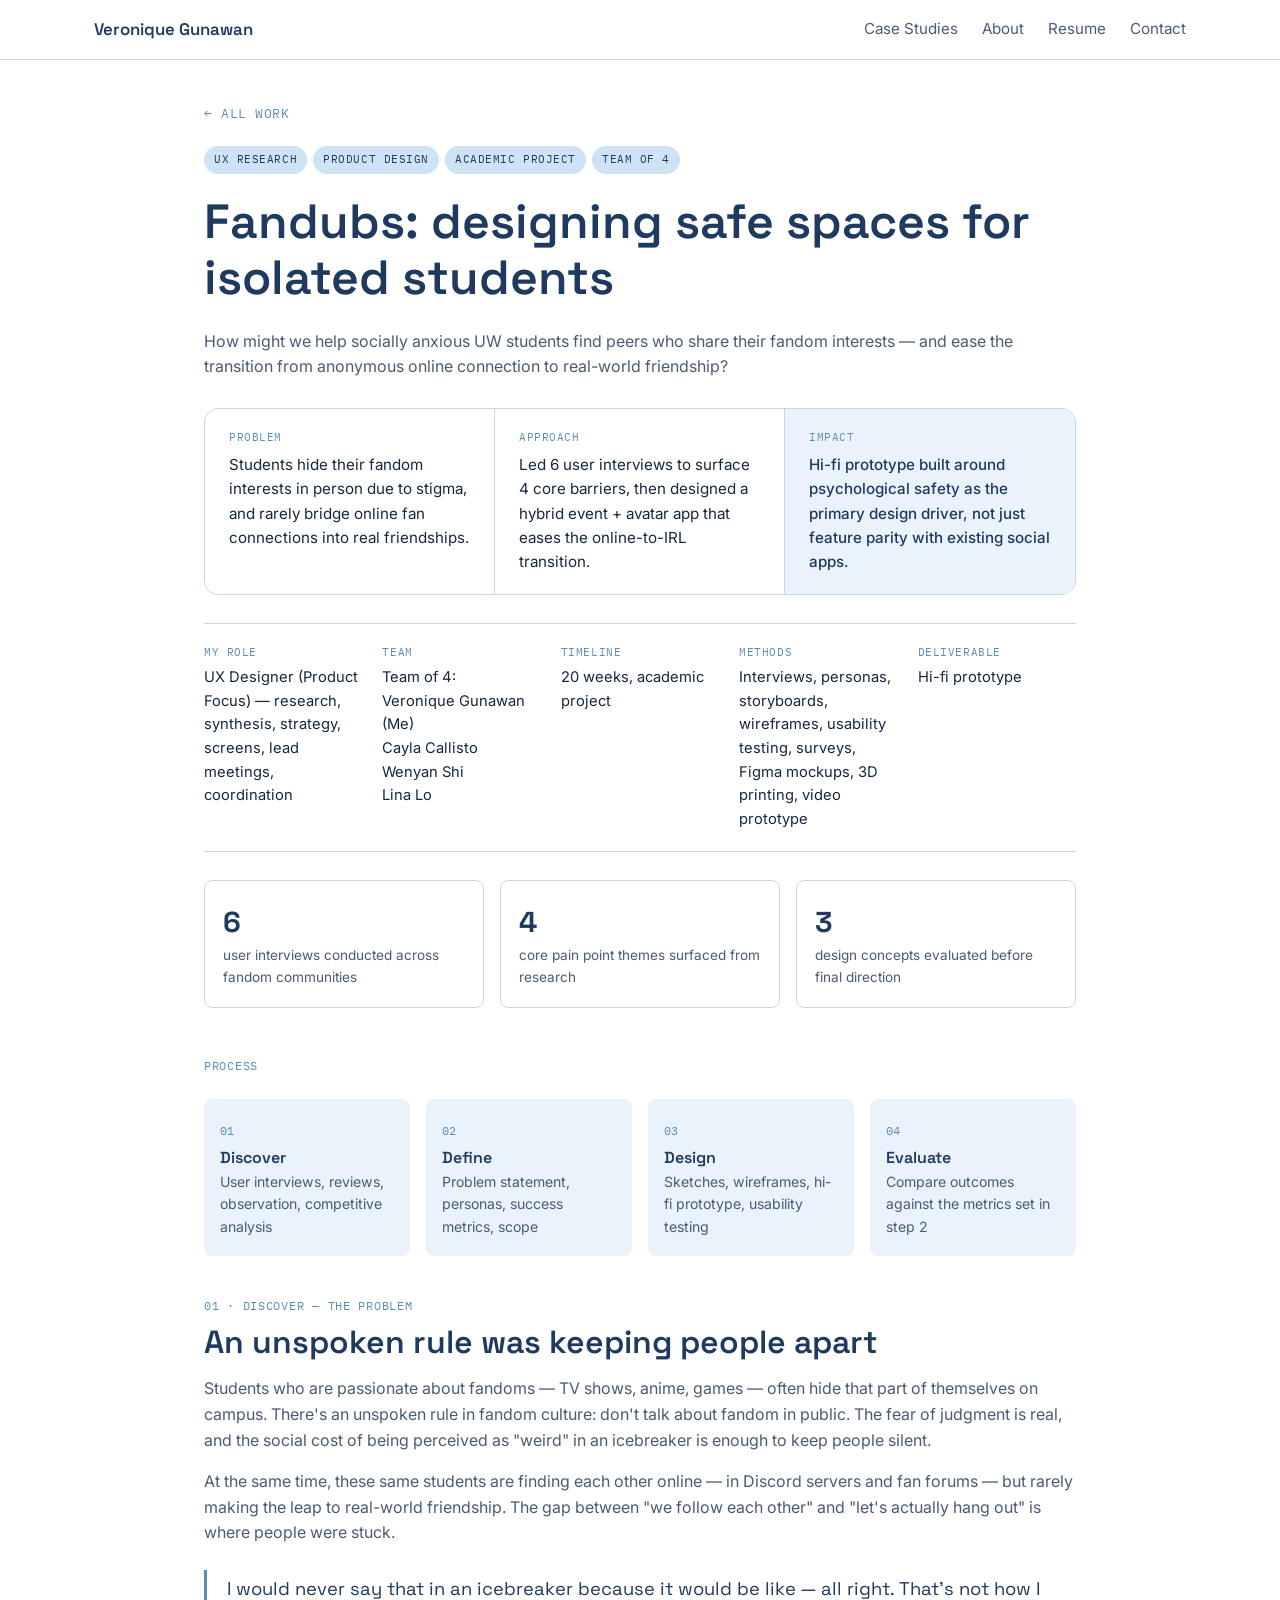
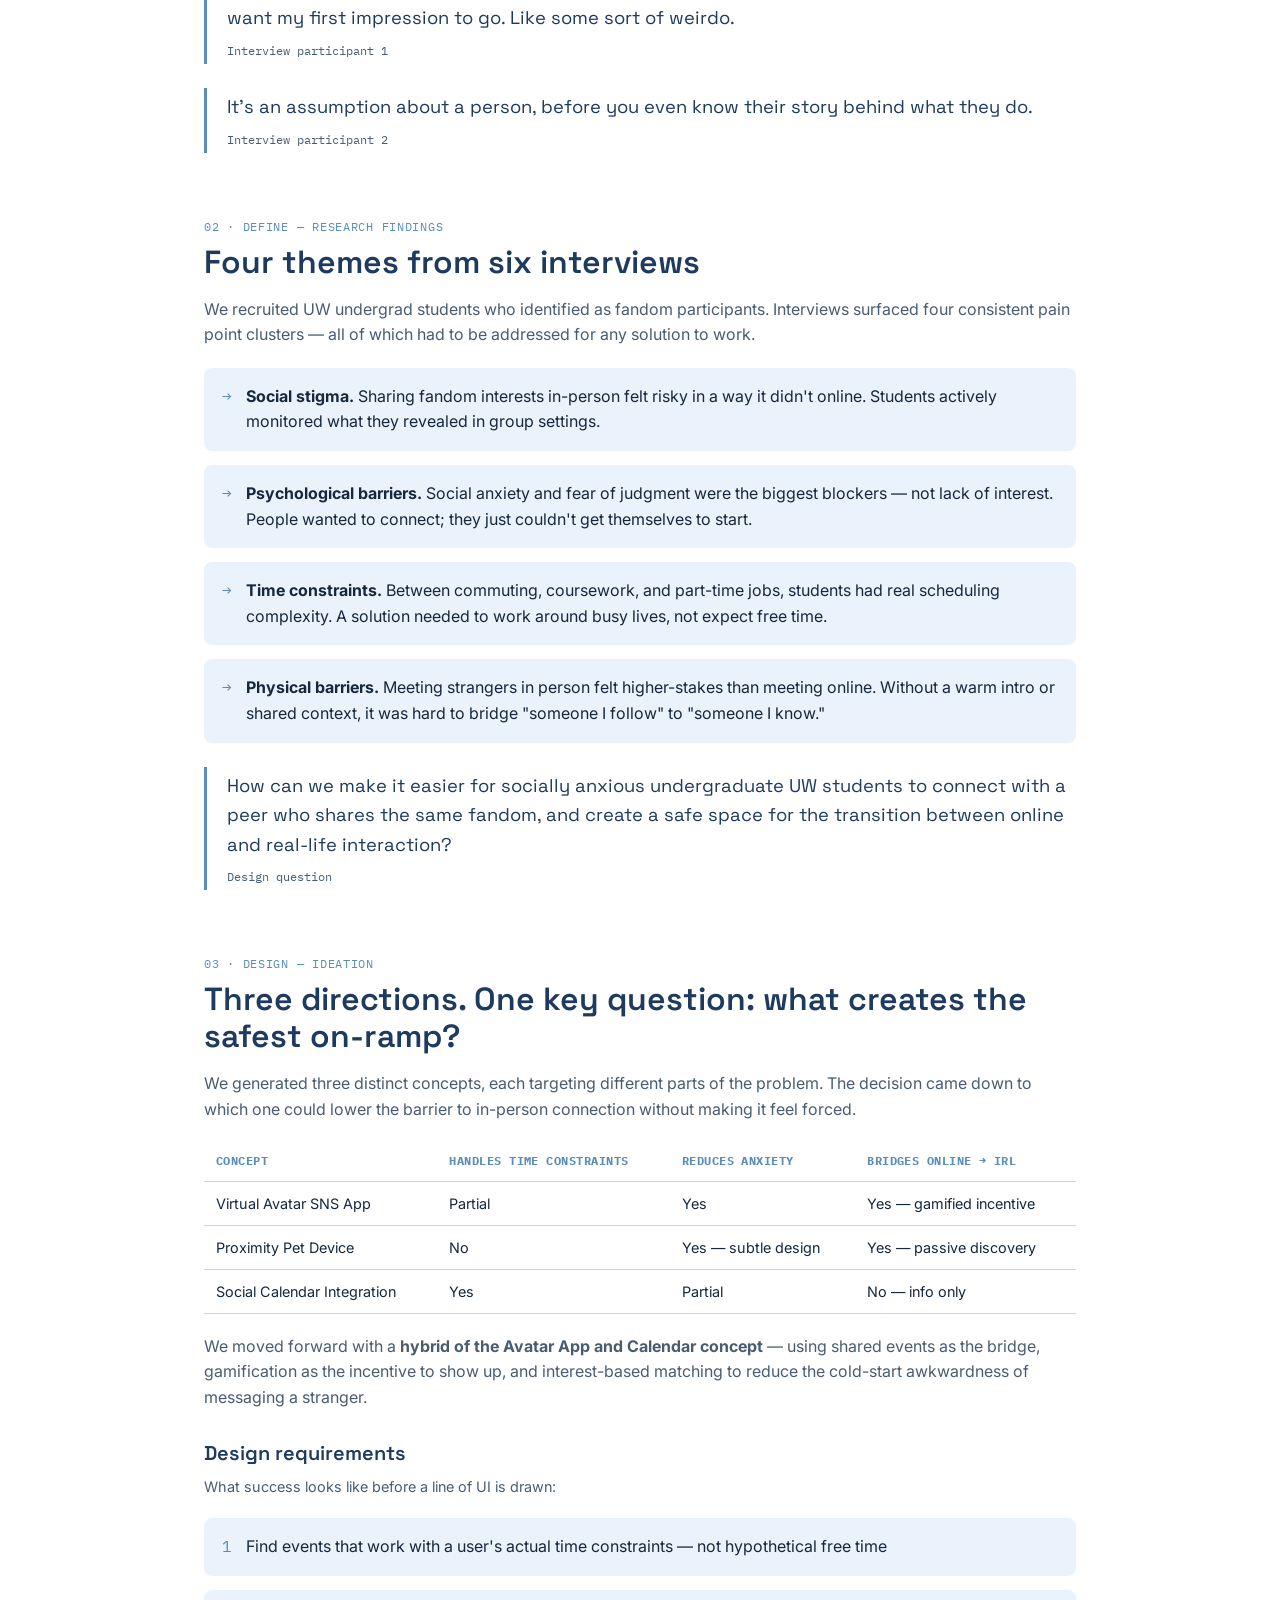
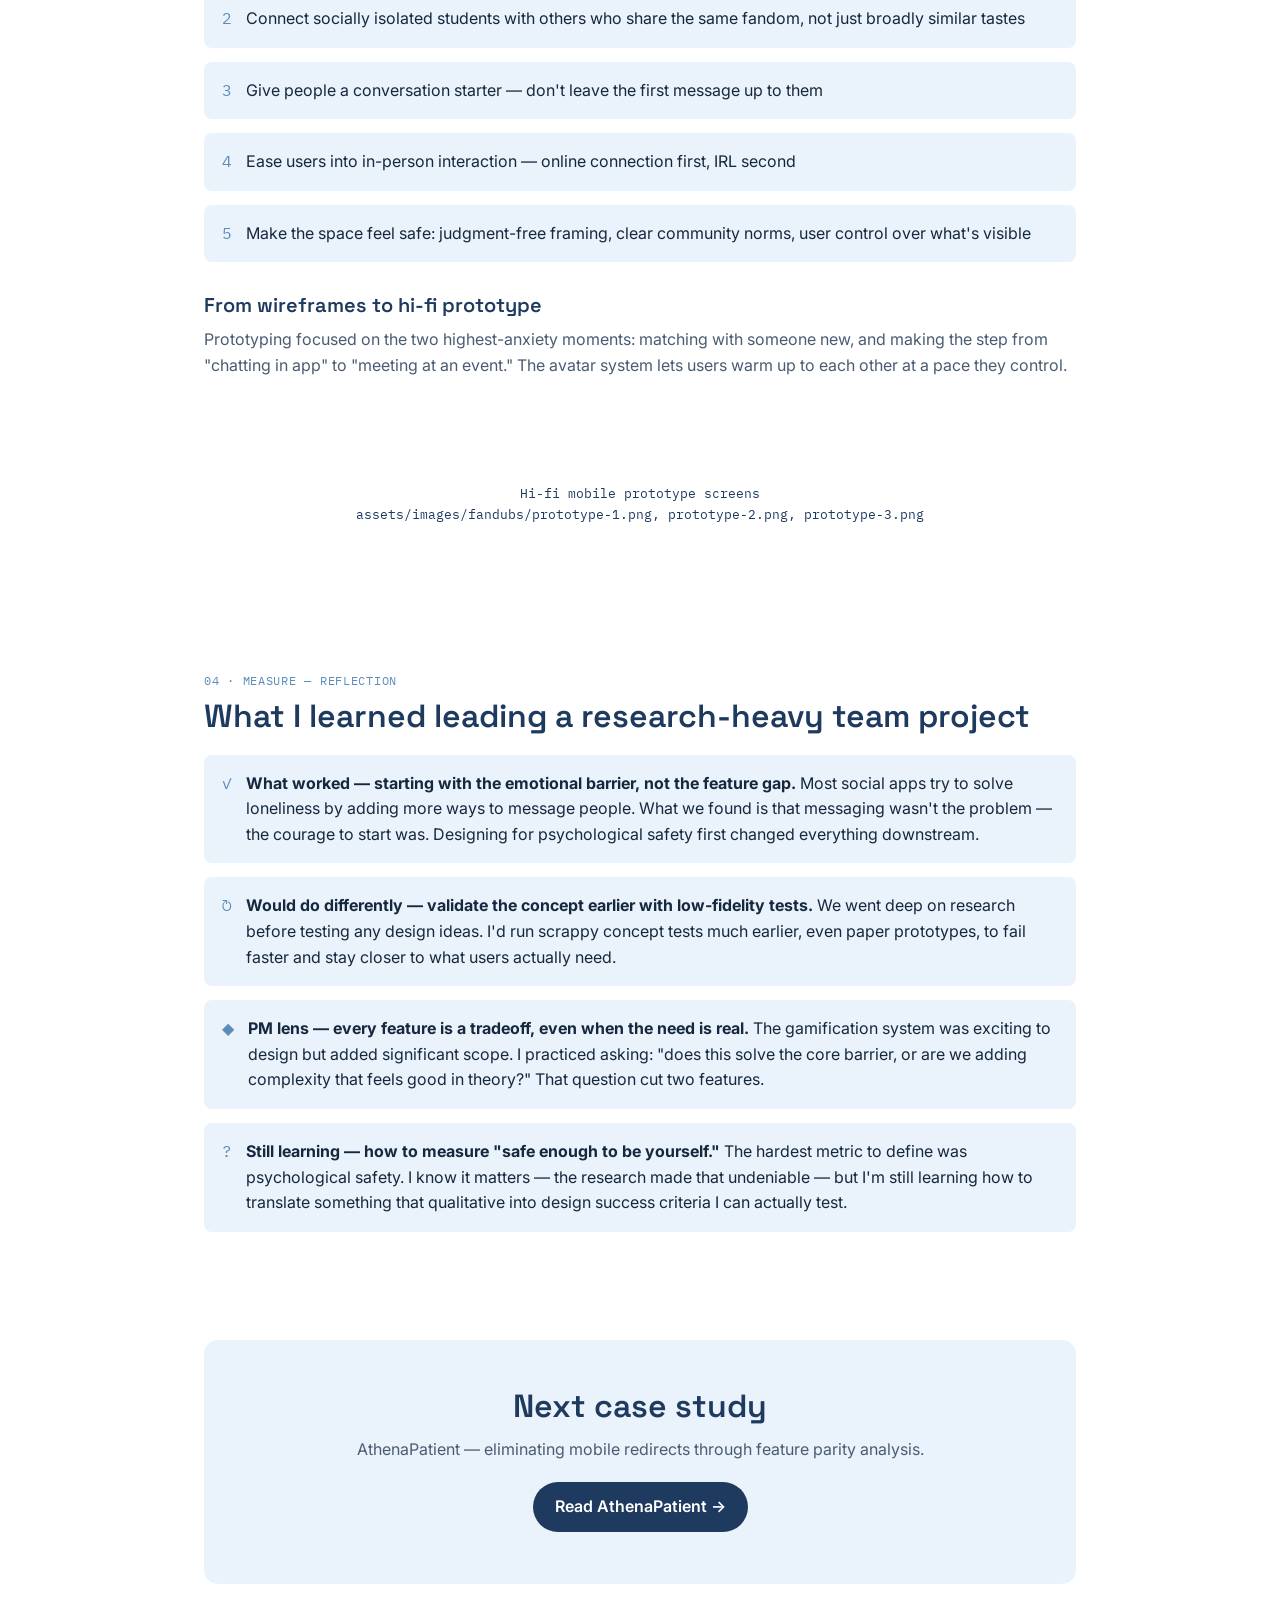
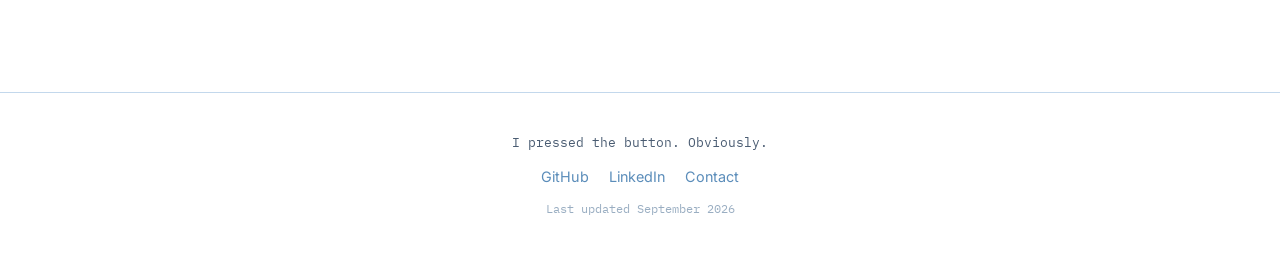
<file: case-studies/fandubs.html>
<!DOCTYPE html>
<html lang="en">
<head>
<meta charset="UTF-8">
<meta name="viewport" content="width=device-width, initial-scale=1.0">
<!-- Google Analytics (GA4) -->
<script async src="https://www.googletagmanager.com/gtag/js?id=G-GP480TKW8N"></script>
<script>
  window.dataLayer = window.dataLayer || [];
  function gtag(){dataLayer.push(arguments);}
  gtag('js', new Date());
  gtag('config', 'G-GP480TKW8N');
</script>
<title>Fandubs — Veronique Gunawan</title>
<meta name="description" content="Designing safe spaces for isolated students — a hybrid event and avatar app bridging online fandom communities to real-world friendship.">
<link rel="stylesheet" href="../assets/css/style.css">
</head>
<body>

<nav class="site-nav">
  <div class="wrap-wide">
    <a href="../index.html" class="nav-name">Veronique Gunawan</a>
    <ul class="nav-links">
      <li><a href="index.html">Case Studies</a></li>
      <li><a href="../about.html">About</a></li>
      <li><a href="https://drive.google.com/file/d/1rz07dSJLbTszyicRcccmX44-TskMjExK/view?usp=sharing" target="_blank" rel="noopener">Resume</a></li>
      <li><a href="mailto:veronique.gunawan@gmail.com">Contact</a></li>
    </ul>
  </div>
</nav>

<header class="wrap" style="padding-top:40px;">
  <a class="back-link" href="index.html">← All work</a>
  <div style="margin-top:20px;">
    <span class="tag">UX Research</span><span class="tag">Product Design</span><span class="tag">Academic Project</span><span class="tag">Team of 4</span>
  </div>
  <h1 style="margin-top:14px;">Fandubs: designing safe spaces for isolated students</h1>
  <p class="lede">How might we help socially anxious UW students find peers who share their fandom interests — and ease the transition from anonymous online connection to real-world friendship?</p>
  <div class="scan-bar">
    <div class="scan-bar__item"><span class="scan-bar__label">Problem</span><p>Students hide their fandom interests in person due to stigma, and rarely bridge online fan connections into real friendships.</p></div>
    <div class="scan-bar__item"><span class="scan-bar__label">Approach</span><p>Led 6 user interviews to surface 4 core barriers, then designed a hybrid event + avatar app that eases the online-to-IRL transition.</p></div>
    <div class="scan-bar__item impact"><span class="scan-bar__label">Impact</span><p>Hi-fi prototype built around psychological safety as the primary design driver, not just feature parity with existing social apps.</p></div>
  </div>

  <div class="meta-grid">
    <div><div class="label">My Role</div><div class="value">UX Designer (Product Focus) — research, synthesis, strategy, screens, lead meetings, coordination</div></div>
    <div><div class="label">Team</div><div class="value">Team of 4:<br>Veronique Gunawan (Me)<br>Cayla Callisto<br>Wenyan Shi<br>Lina Lo</div></div>
    <div><div class="label">Timeline</div><div class="value">20 weeks, academic project</div></div>
    <div><div class="label">Methods</div><div class="value">Interviews, personas, storyboards, wireframes, usability testing, surveys, Figma mockups, 3D printing, video prototype</div></div>
    <div><div class="label">Deliverable</div><div class="value">Hi-fi prototype</div></div>
  </div>

  <div class="stat-row">
    <div class="stat-block"><div class="num">6</div><div class="label">user interviews conducted across fandom communities</div></div>
    <div class="stat-block"><div class="num">4</div><div class="label">core pain point themes surfaced from research</div></div>
    <div class="stat-block"><div class="num">3</div><div class="label">design concepts evaluated before final direction</div></div>
  </div>
</header>

<section class="wrap">
  <span class="section-label">Process</span>
  <div class="process-steps">
    <div class="process-step"><span class="num">01</span><h4>Discover</h4><p>User interviews, reviews, observation, competitive analysis</p></div>
    <div class="process-step"><span class="num">02</span><h4>Define</h4><p>Problem statement, personas, success metrics, scope</p></div>
    <div class="process-step"><span class="num">03</span><h4>Design</h4><p>Sketches, wireframes, hi-fi prototype, usability testing</p></div>
    <div class="process-step"><span class="num">04</span><h4>Evaluate</h4><p>Compare outcomes against the metrics set in step 2</p></div>
  </div>
</section>

<!-- DISCOVER -->
<section class="wrap">
  <span class="section-label">01 · Discover — The Problem</span>
  <h2>An unspoken rule was keeping people apart</h2>
  <p>Students who are passionate about fandoms — TV shows, anime, games — often hide that part of themselves on campus. There's an unspoken rule in fandom culture: don't talk about fandom in public. The fear of judgment is real, and the social cost of being perceived as "weird" in an icebreaker is enough to keep people silent.</p>
  <p>At the same time, these same students are finding each other online — in Discord servers and fan forums — but rarely making the leap to real-world friendship. The gap between "we follow each other" and "let's actually hang out" is where people were stuck.</p>

  <blockquote>I would never say that in an icebreaker because it would be like — all right. That's not how I want my first impression to go. Like some sort of weirdo.<cite>Interview participant 1</cite></blockquote>
  <blockquote>It's an assumption about a person, before you even know their story behind what they do.<cite>Interview participant 2</cite></blockquote>
</section>

<!-- DEFINE -->
<section class="wrap">
  <span class="section-label">02 · Define — Research Findings</span>
  <h2>Four themes from six interviews</h2>
  <p>We recruited UW undergrad students who identified as fandom participants. Interviews surfaced four consistent pain point clusters — all of which had to be addressed for any solution to work.</p>

  <div class="finding-list">
    <div class="finding"><span class="arrow">→</span><div><strong>Social stigma.</strong> Sharing fandom interests in-person felt risky in a way it didn't online. Students actively monitored what they revealed in group settings.</div></div>
    <div class="finding"><span class="arrow">→</span><div><strong>Psychological barriers.</strong> Social anxiety and fear of judgment were the biggest blockers — not lack of interest. People wanted to connect; they just couldn't get themselves to start.</div></div>
    <div class="finding"><span class="arrow">→</span><div><strong>Time constraints.</strong> Between commuting, coursework, and part-time jobs, students had real scheduling complexity. A solution needed to work around busy lives, not expect free time.</div></div>
    <div class="finding"><span class="arrow">→</span><div><strong>Physical barriers.</strong> Meeting strangers in person felt higher-stakes than meeting online. Without a warm intro or shared context, it was hard to bridge "someone I follow" to "someone I know."</div></div>
  </div>

  <blockquote>How can we make it easier for socially anxious undergraduate UW students to connect with a peer who shares the same fandom, and create a safe space for the transition between online and real-life interaction?<cite>Design question</cite></blockquote>
</section>

<!-- DESIGN -->
<section class="wrap">
  <span class="section-label">03 · Design — Ideation</span>
  <h2>Three directions. One key question: what creates the safest on-ramp?</h2>
  <p>We generated three distinct concepts, each targeting different parts of the problem. The decision came down to which one could lower the barrier to in-person connection without making it feel forced.</p>

  <table>
    <thead><tr><th>Concept</th><th>Handles time constraints</th><th>Reduces anxiety</th><th>Bridges online → IRL</th></tr></thead>
    <tbody>
      <tr><td>Virtual Avatar SNS App</td><td>Partial</td><td>Yes</td><td>Yes — gamified incentive</td></tr>
      <tr><td>Proximity Pet Device</td><td>No</td><td>Yes — subtle design</td><td>Yes — passive discovery</td></tr>
      <tr><td>Social Calendar Integration</td><td>Yes</td><td>Partial</td><td>No — info only</td></tr>
    </tbody>
  </table>

  <p>We moved forward with a <strong>hybrid of the Avatar App and Calendar concept</strong> — using shared events as the bridge, gamification as the incentive to show up, and interest-based matching to reduce the cold-start awkwardness of messaging a stranger.</p>

  <h3 style="margin-top:32px;">Design requirements</h3>
  <p style="font-size:0.9rem; color:var(--ink-soft);">What success looks like before a line of UI is drawn:</p>
  <div class="finding-list">
    <div class="finding"><span class="arrow">1</span><div>Find events that work with a user's actual time constraints — not hypothetical free time</div></div>
    <div class="finding"><span class="arrow">2</span><div>Connect socially isolated students with others who share the same fandom, not just broadly similar tastes</div></div>
    <div class="finding"><span class="arrow">3</span><div>Give people a conversation starter — don't leave the first message up to them</div></div>
    <div class="finding"><span class="arrow">4</span><div>Ease users into in-person interaction — online connection first, IRL second</div></div>
    <div class="finding"><span class="arrow">5</span><div>Make the space feel safe: judgment-free framing, clear community norms, user control over what's visible</div></div>
  </div>

  <h3 style="margin-top:32px;">From wireframes to hi-fi prototype</h3>
  <p>Prototyping focused on the two highest-anxiety moments: matching with someone new, and making the step from "chatting in app" to "meeting at an event." The avatar system lets users warm up to each other at a pace they control.</p>
  <div class="img-placeholder">Hi-fi mobile prototype screens<br>assets/images/fandubs/prototype-1.png, prototype-2.png, prototype-3.png</div>
</section>

<!-- MEASURE / REFLECTION -->
<section class="wrap">
  <span class="section-label">04 · Measure — Reflection</span>
  <h2>What I learned leading a research-heavy team project</h2>

  <div class="finding-list">
    <div class="finding"><span class="arrow">✓</span><div><strong>What worked — starting with the emotional barrier, not the feature gap.</strong> Most social apps try to solve loneliness by adding more ways to message people. What we found is that messaging wasn't the problem — the courage to start was. Designing for psychological safety first changed everything downstream.</div></div>
    <div class="finding"><span class="arrow">↻</span><div><strong>Would do differently — validate the concept earlier with low-fidelity tests.</strong> We went deep on research before testing any design ideas. I'd run scrappy concept tests much earlier, even paper prototypes, to fail faster and stay closer to what users actually need.</div></div>
    <div class="finding"><span class="arrow">◆</span><div><strong>PM lens — every feature is a tradeoff, even when the need is real.</strong> The gamification system was exciting to design but added significant scope. I practiced asking: "does this solve the core barrier, or are we adding complexity that feels good in theory?" That question cut two features.</div></div>
    <div class="finding"><span class="arrow">?</span><div><strong>Still learning — how to measure "safe enough to be yourself."</strong> The hardest metric to define was psychological safety. I know it matters — the research made that undeniable — but I'm still learning how to translate something that qualitative into design success criteria I can actually test.</div></div>
  </div>
</section>

<section class="wrap">
  <div class="cta-band">
    <h2>Next case study</h2>
    <p>AthenaPatient — eliminating mobile redirects through feature parity analysis.</p>
    <a href="athena-patient.html" class="btn btn-primary">Read AthenaPatient →</a>
  </div>
</section>

<footer>
  <div class="wrap">
    <div class="press-line">I pressed the button. Obviously.</div>
    <div class="footer-links">
      <a href="https://github.com/Veroniki5208" target="_blank" rel="noopener">GitHub</a>
      <a href="https://www.linkedin.com/in/veronique-gunawan/" target="_blank" rel="noopener">LinkedIn</a>
      <a href="mailto:veronique.gunawan@gmail.com">Contact</a>
    </div>
    <div class="updated">Last updated September 2026</div>
  </div>
</footer>

</body>
</html>
</file>
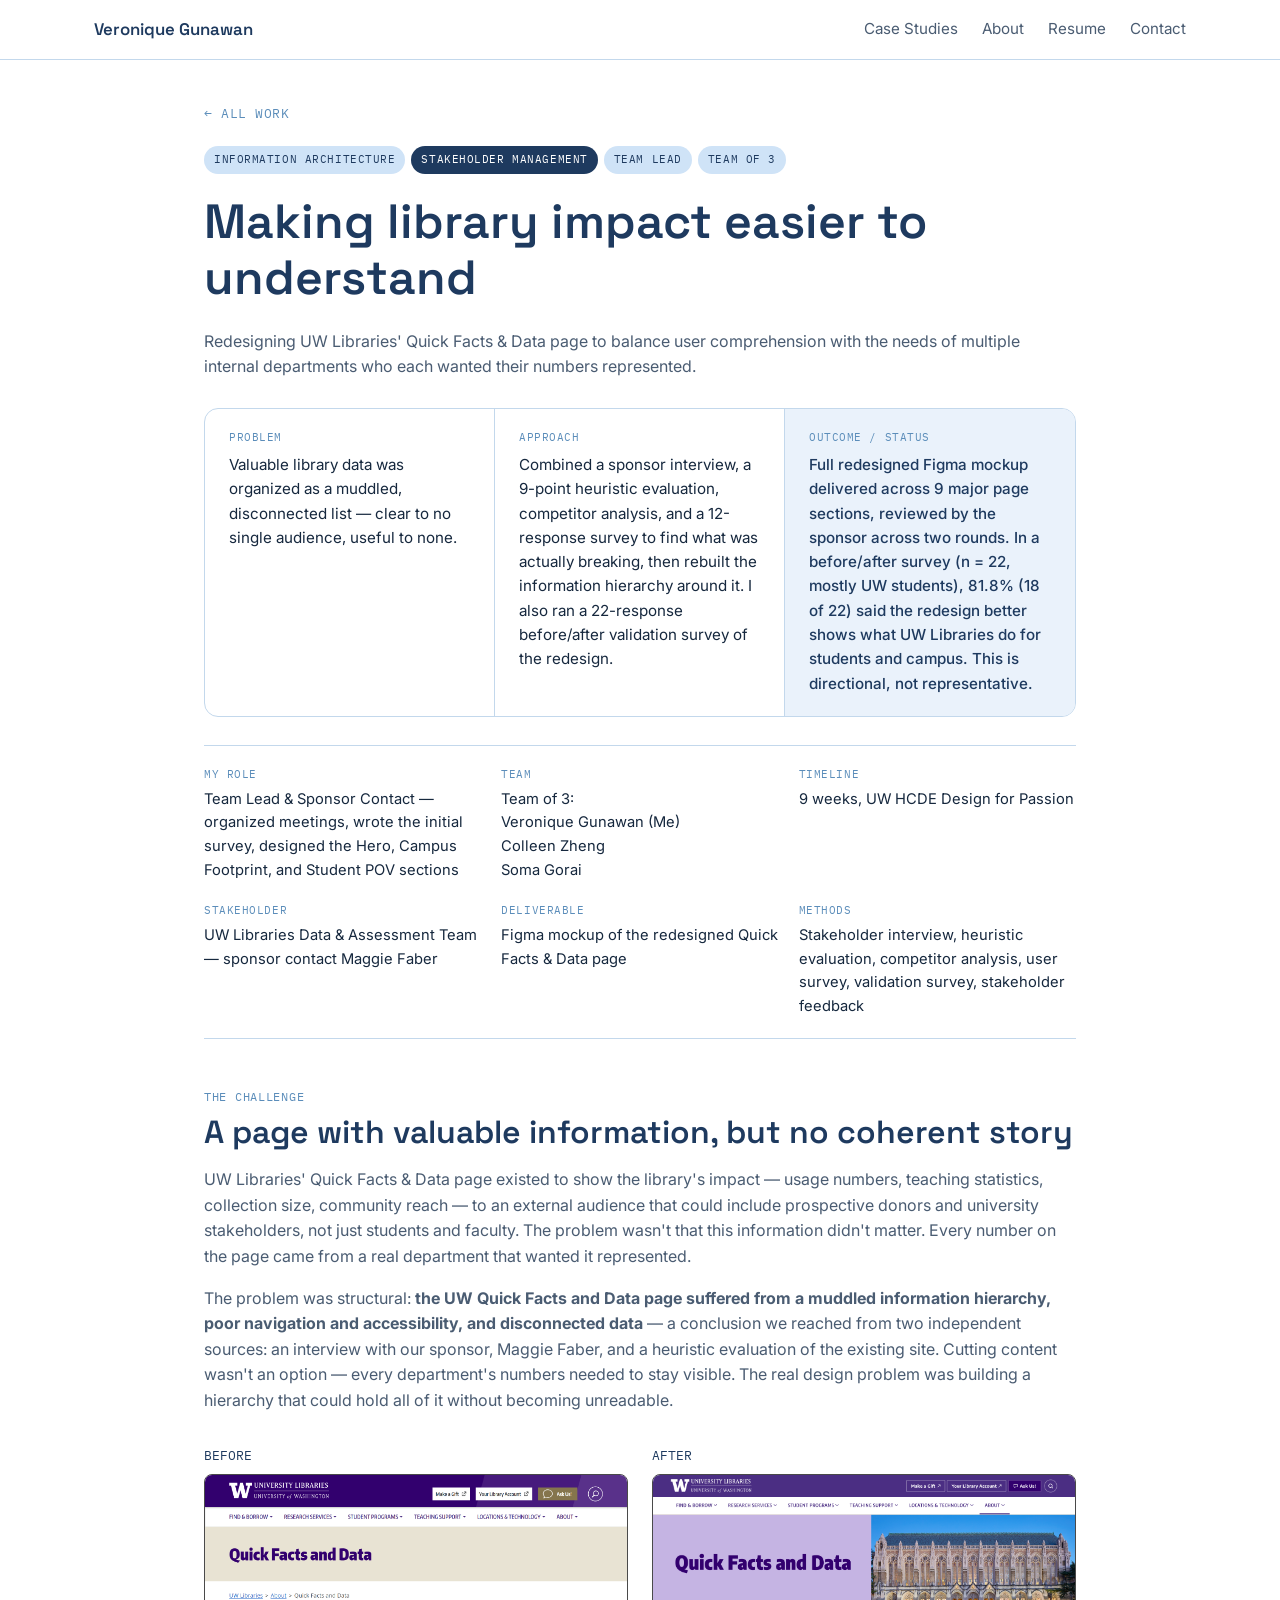
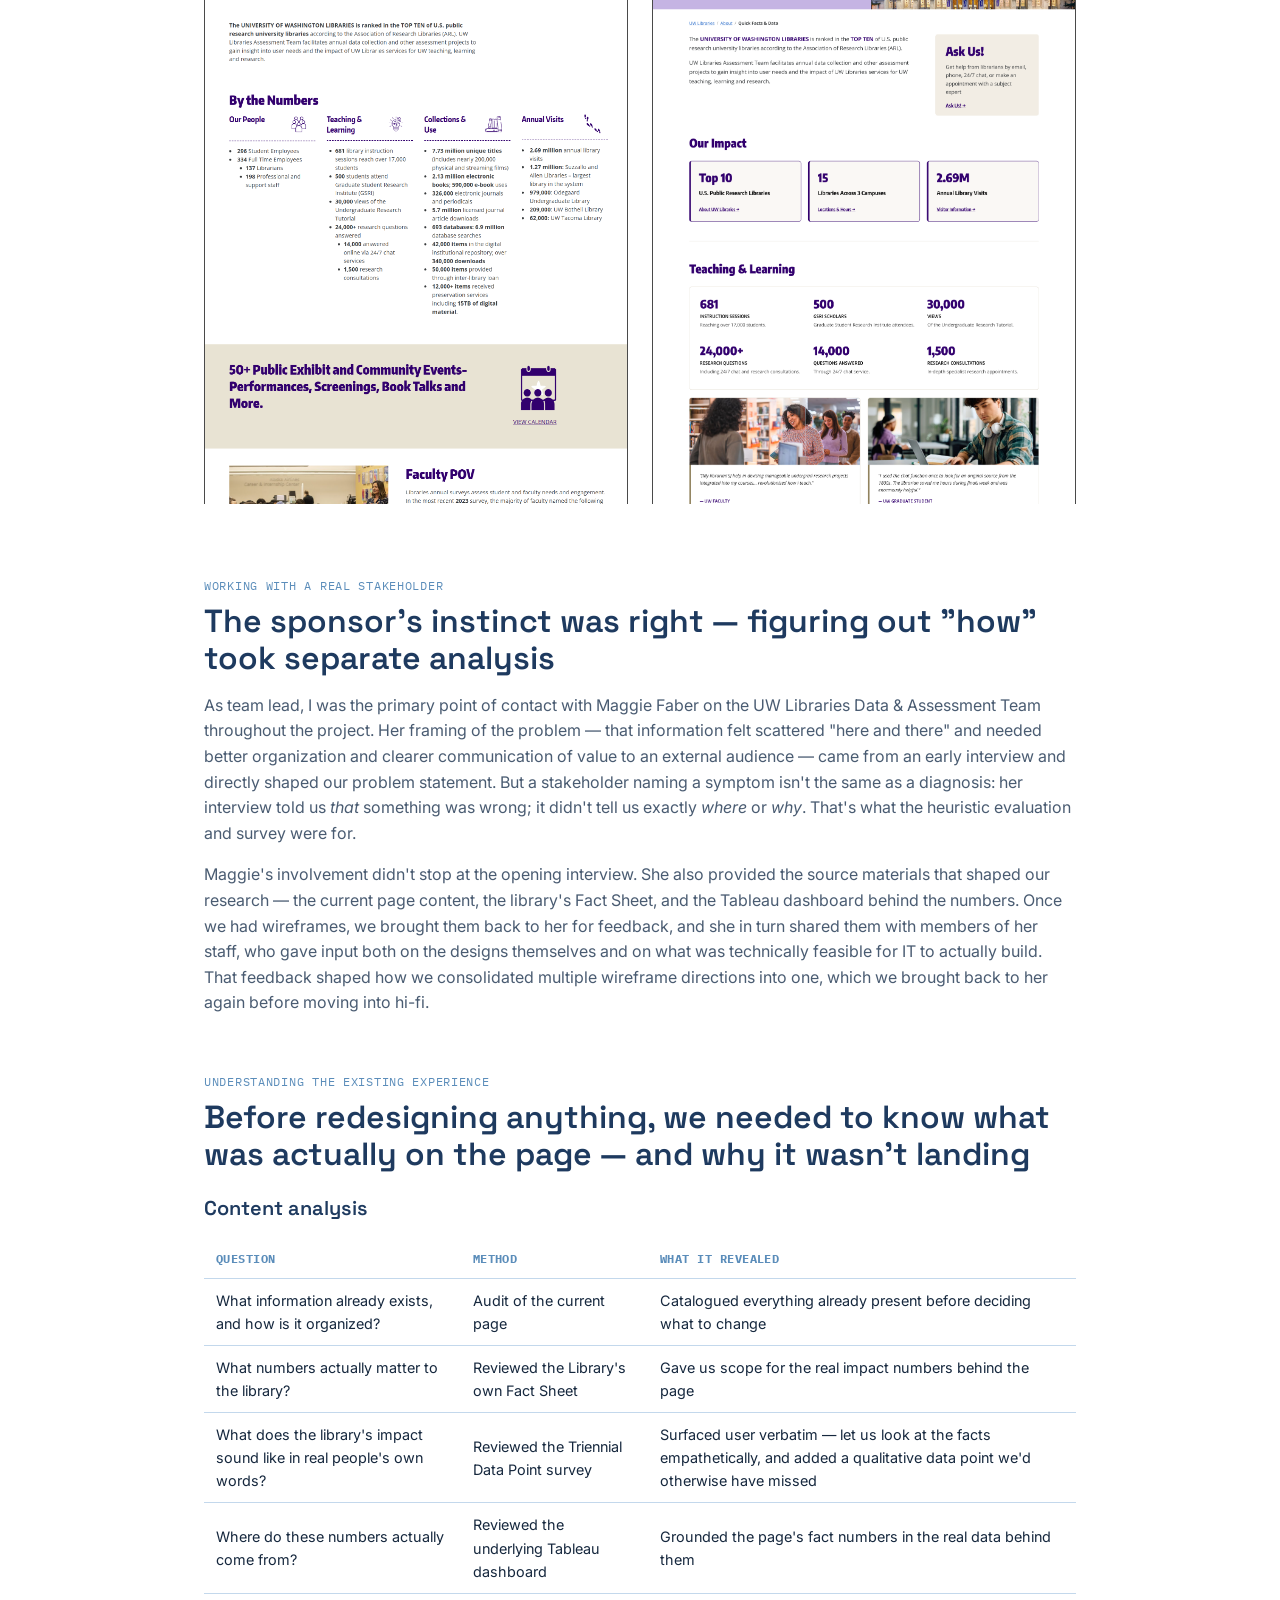
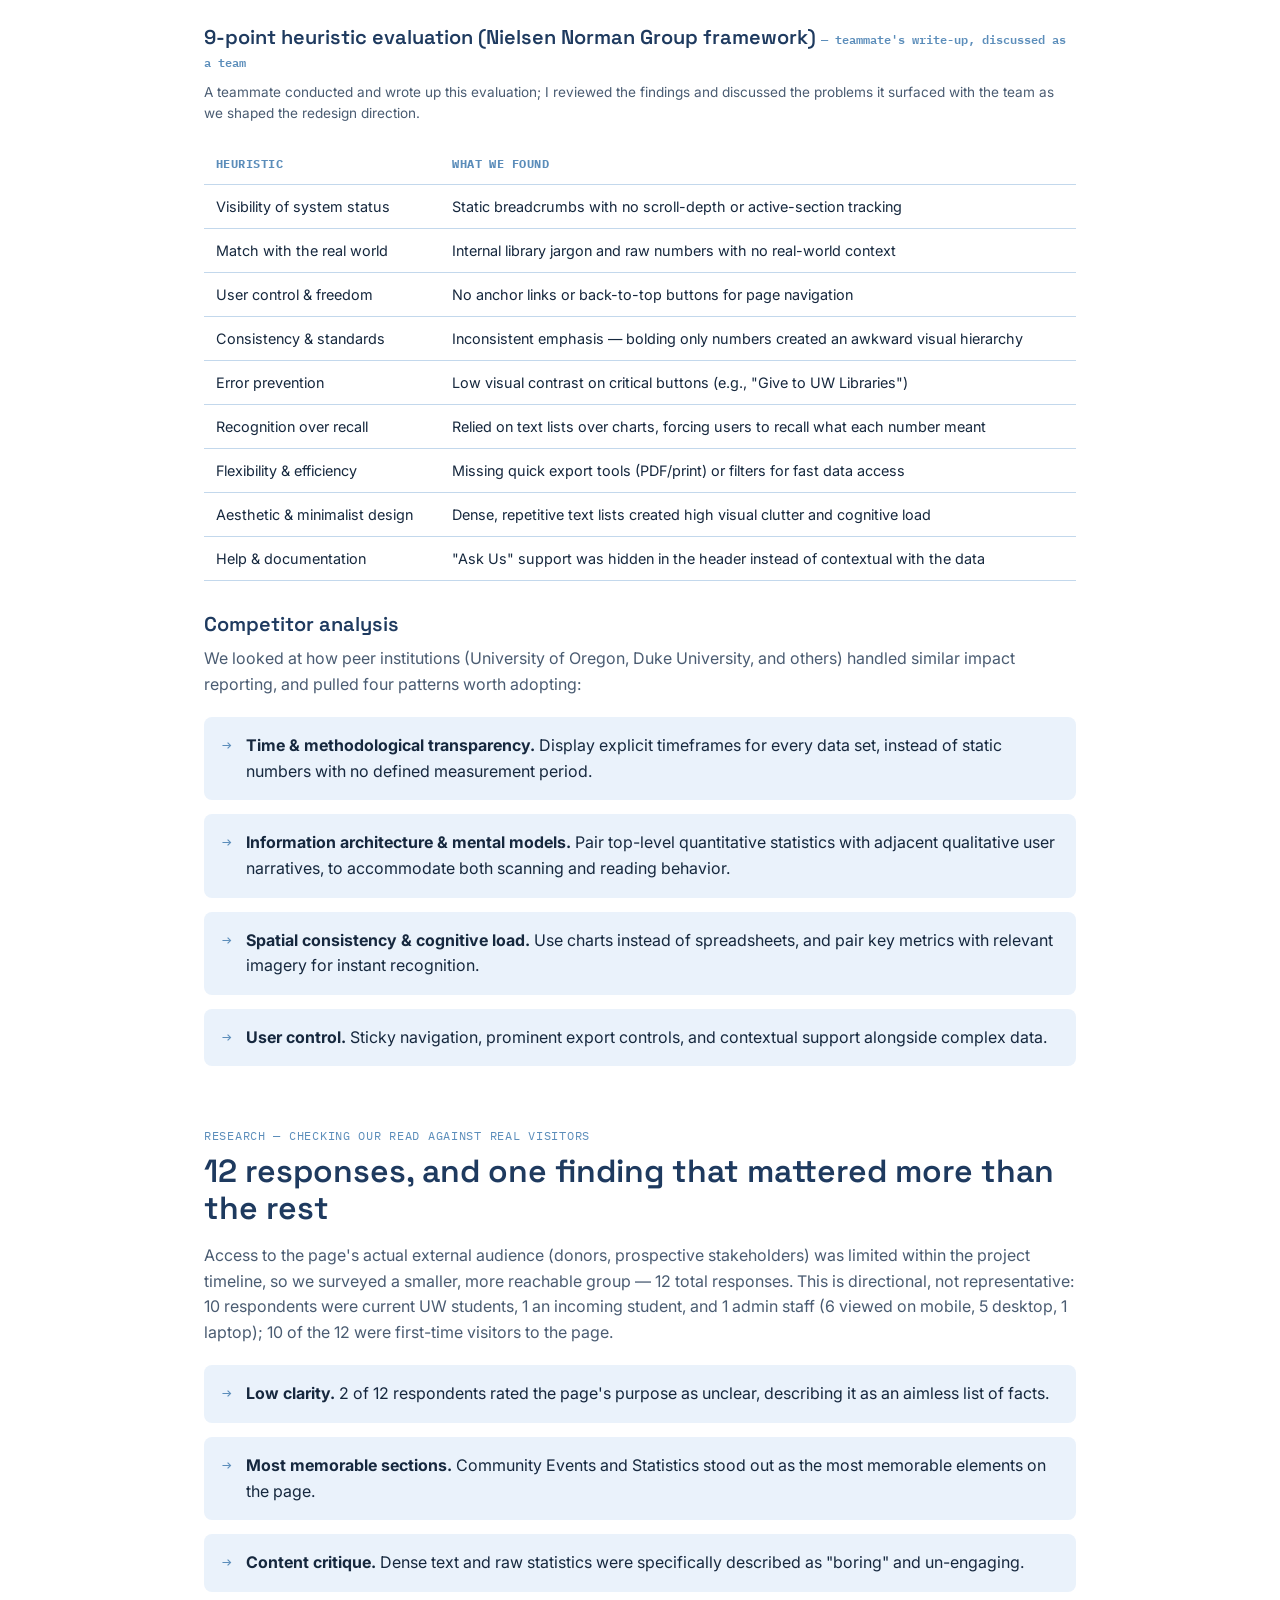
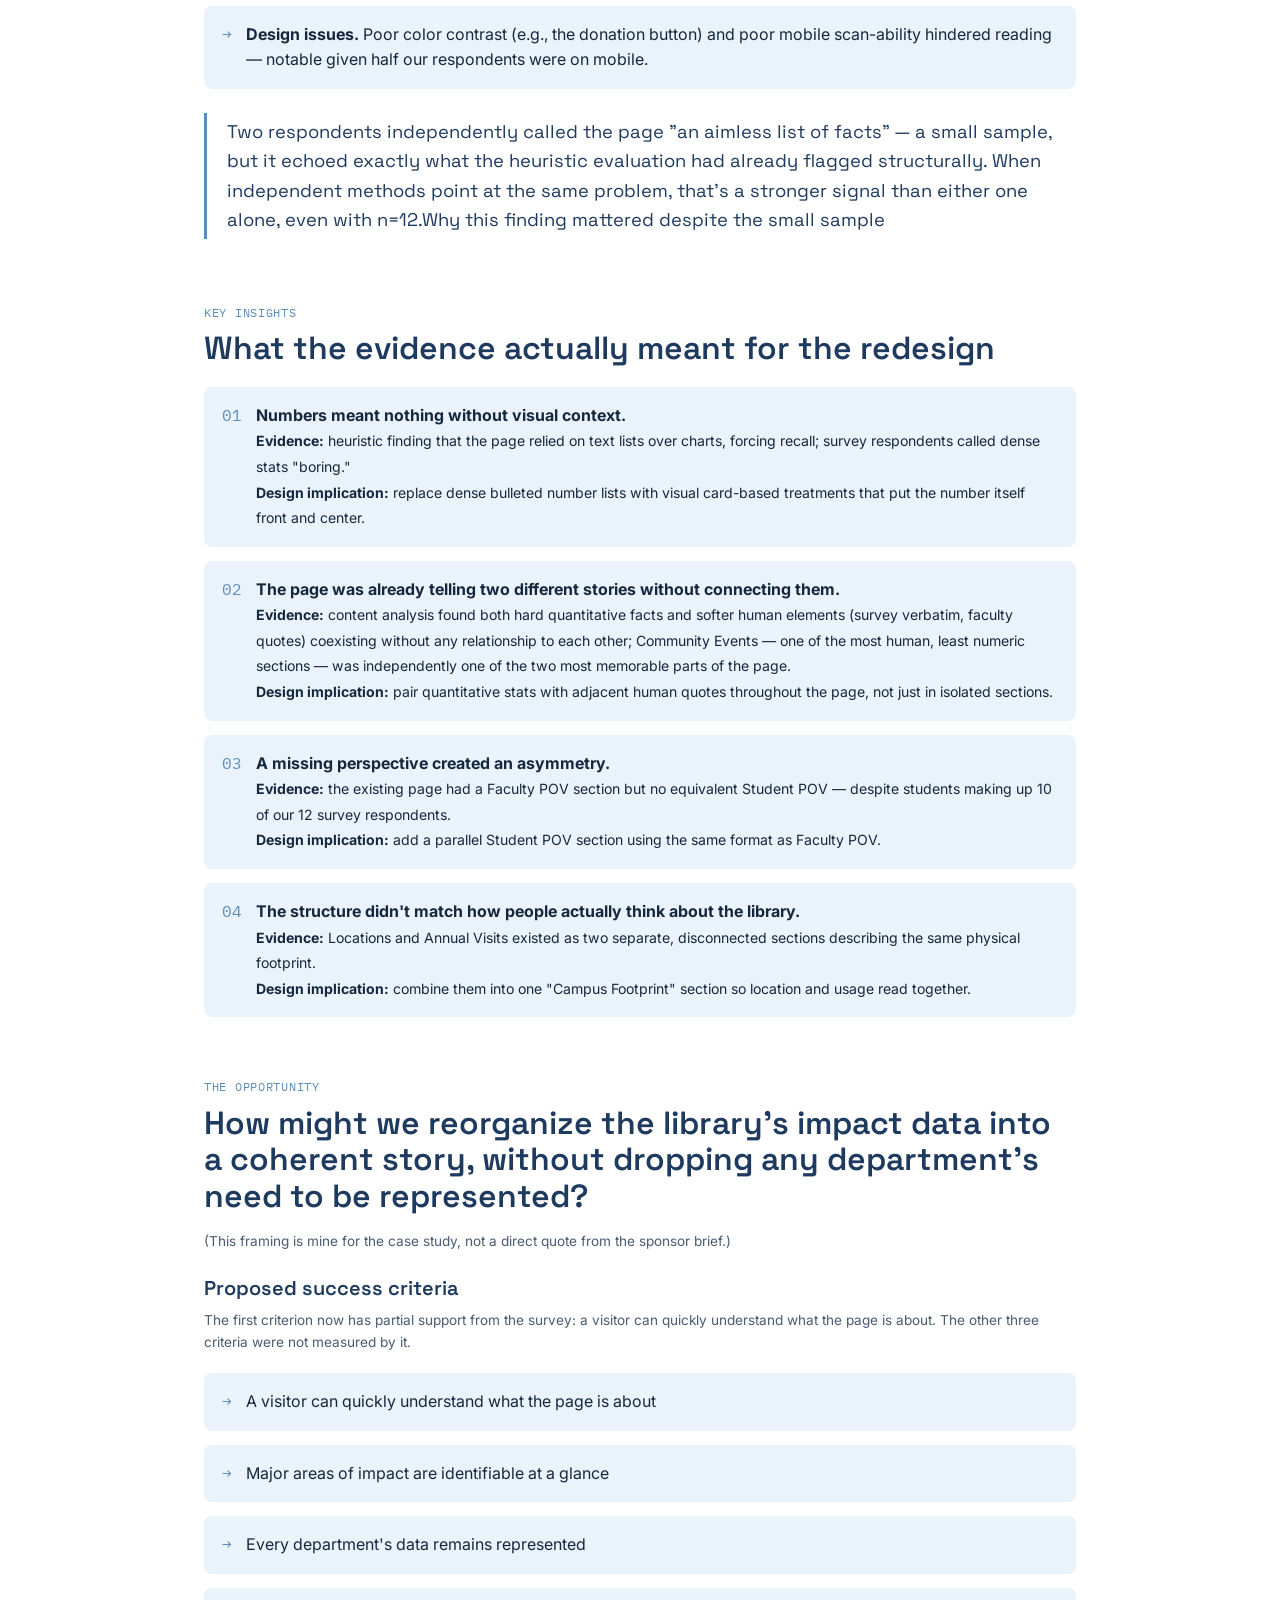
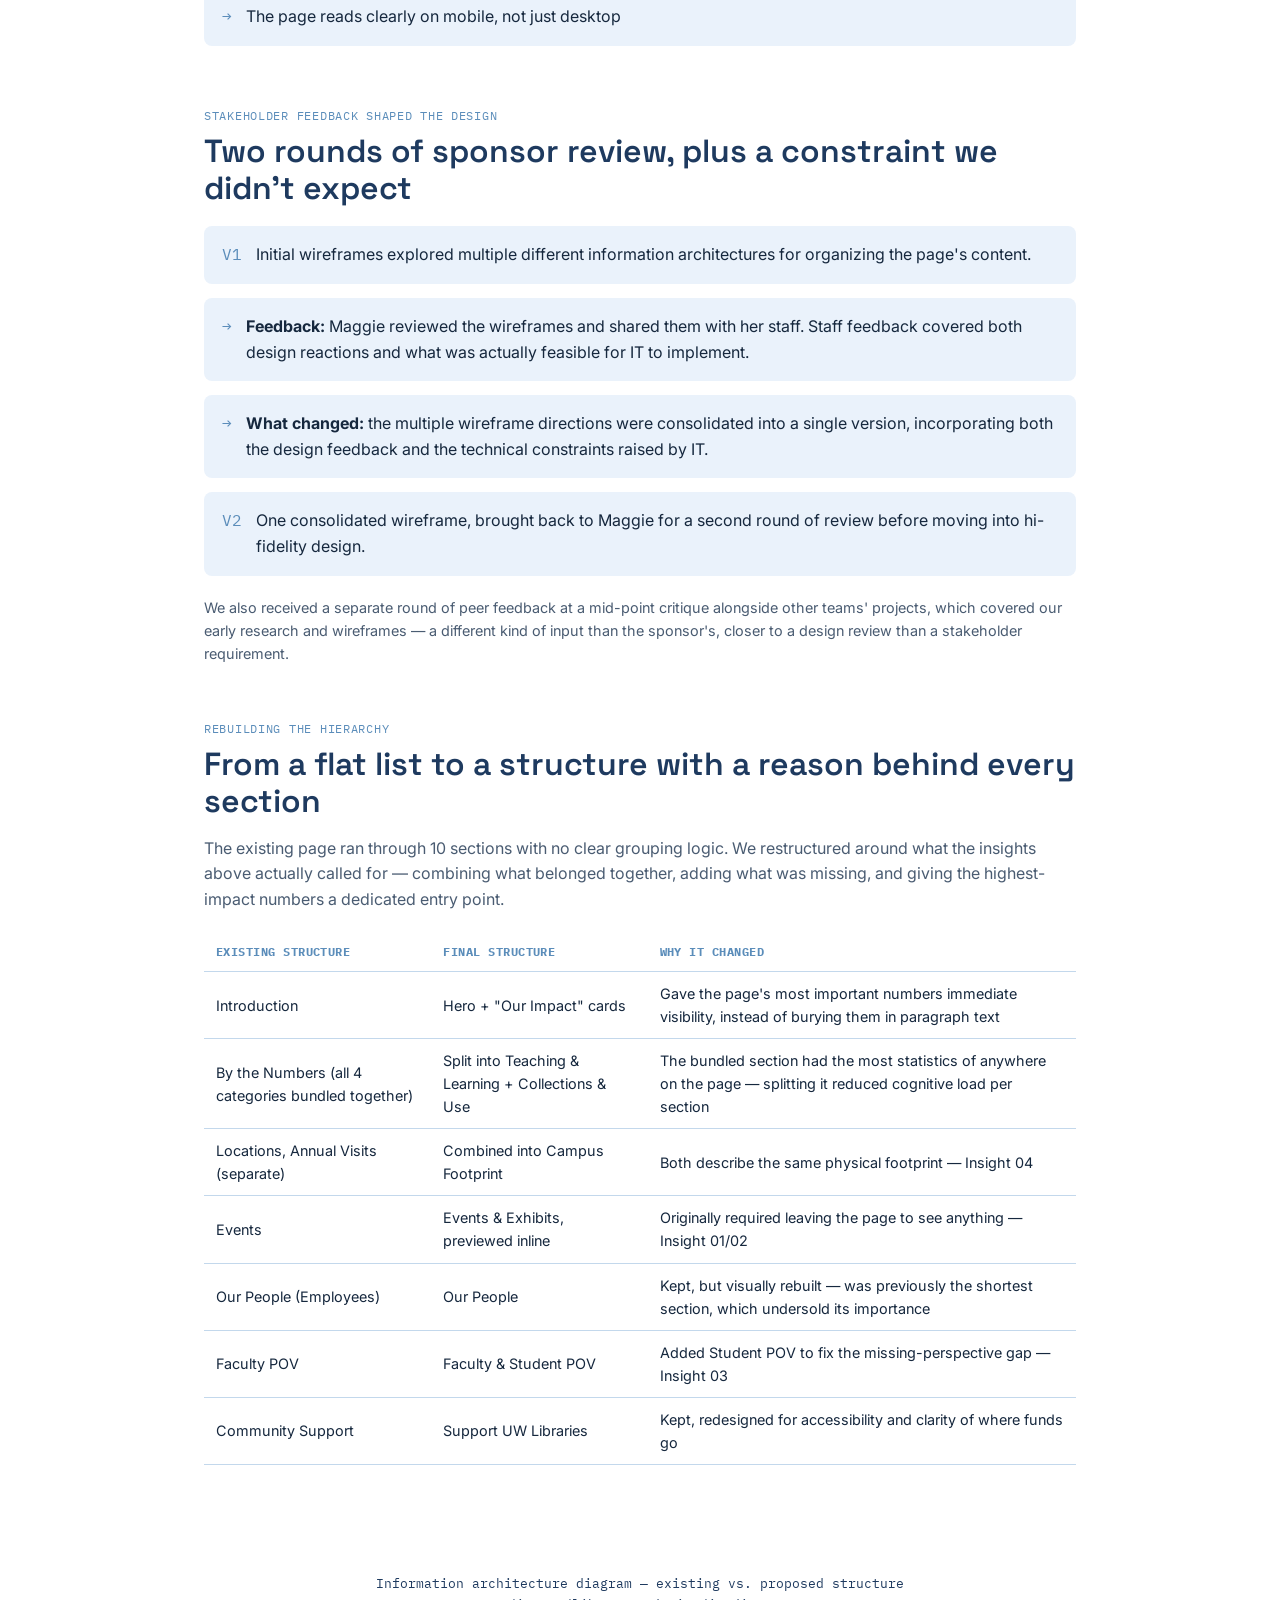
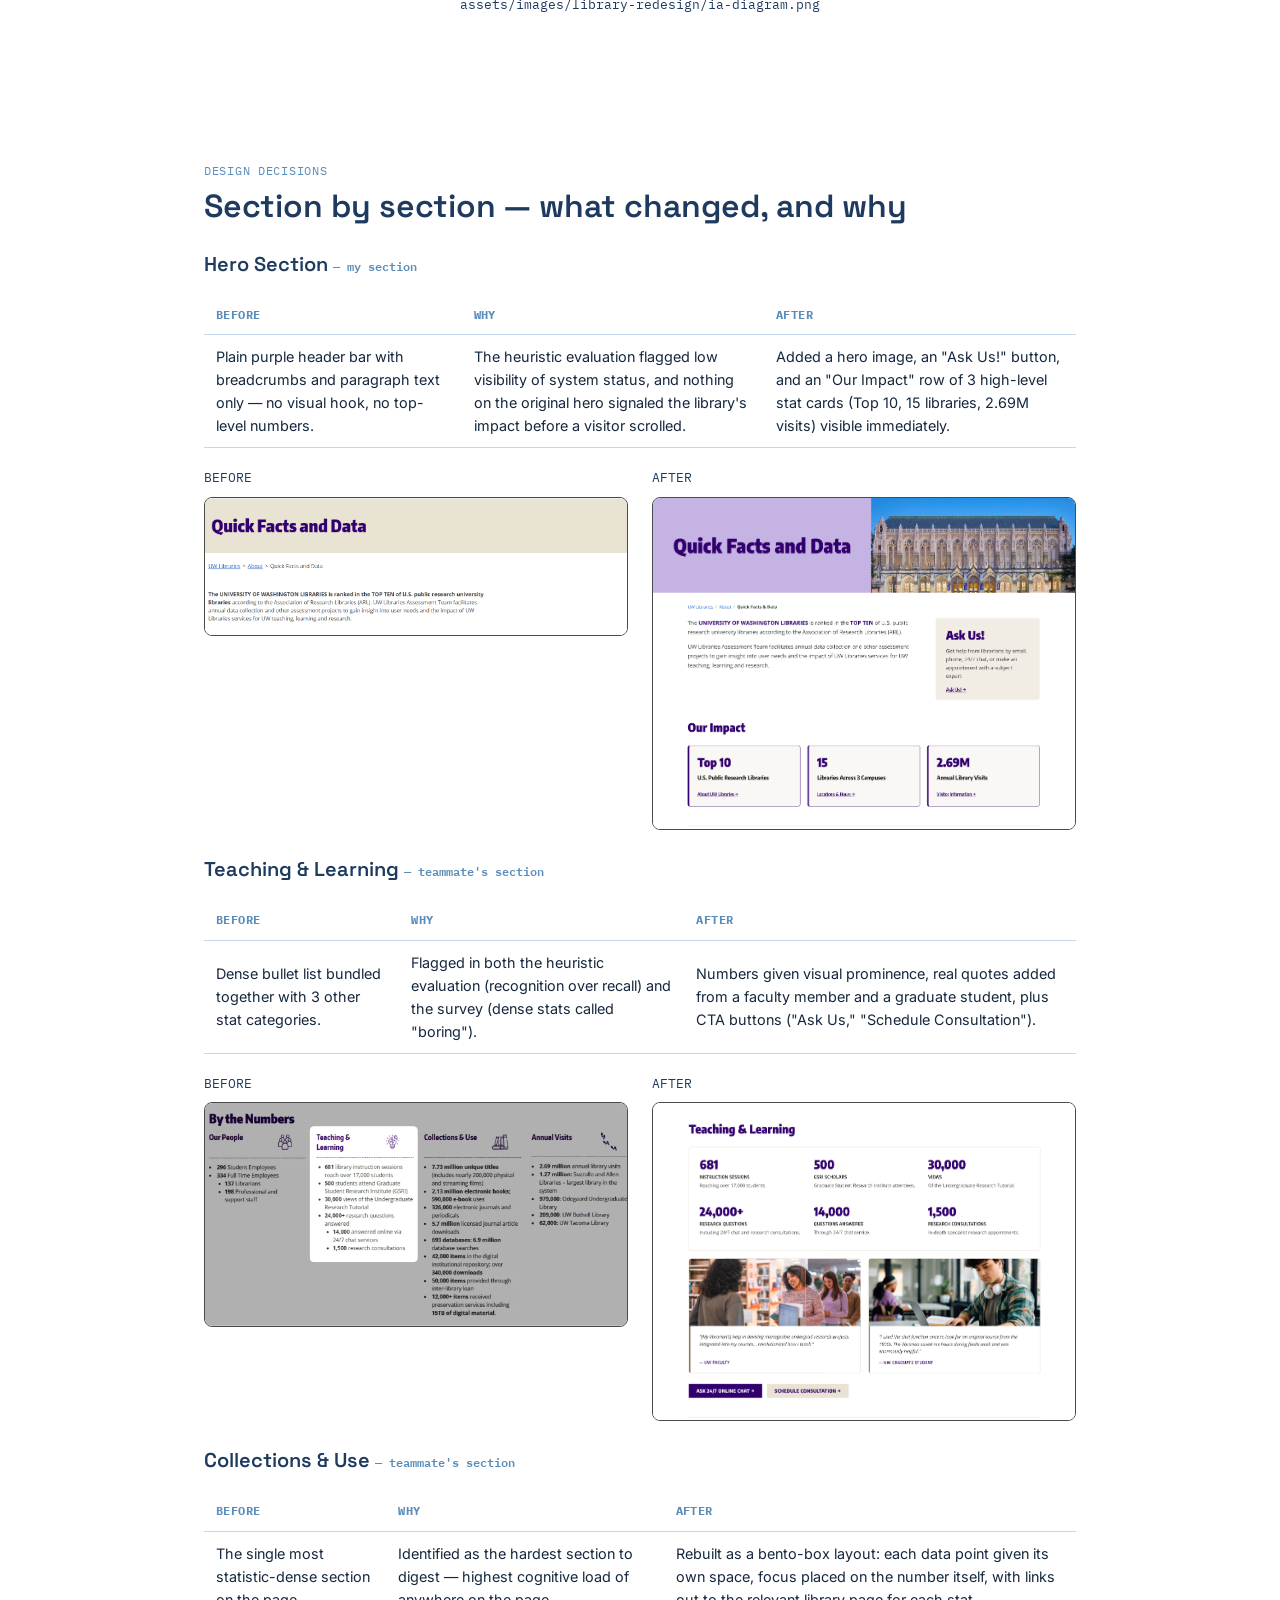
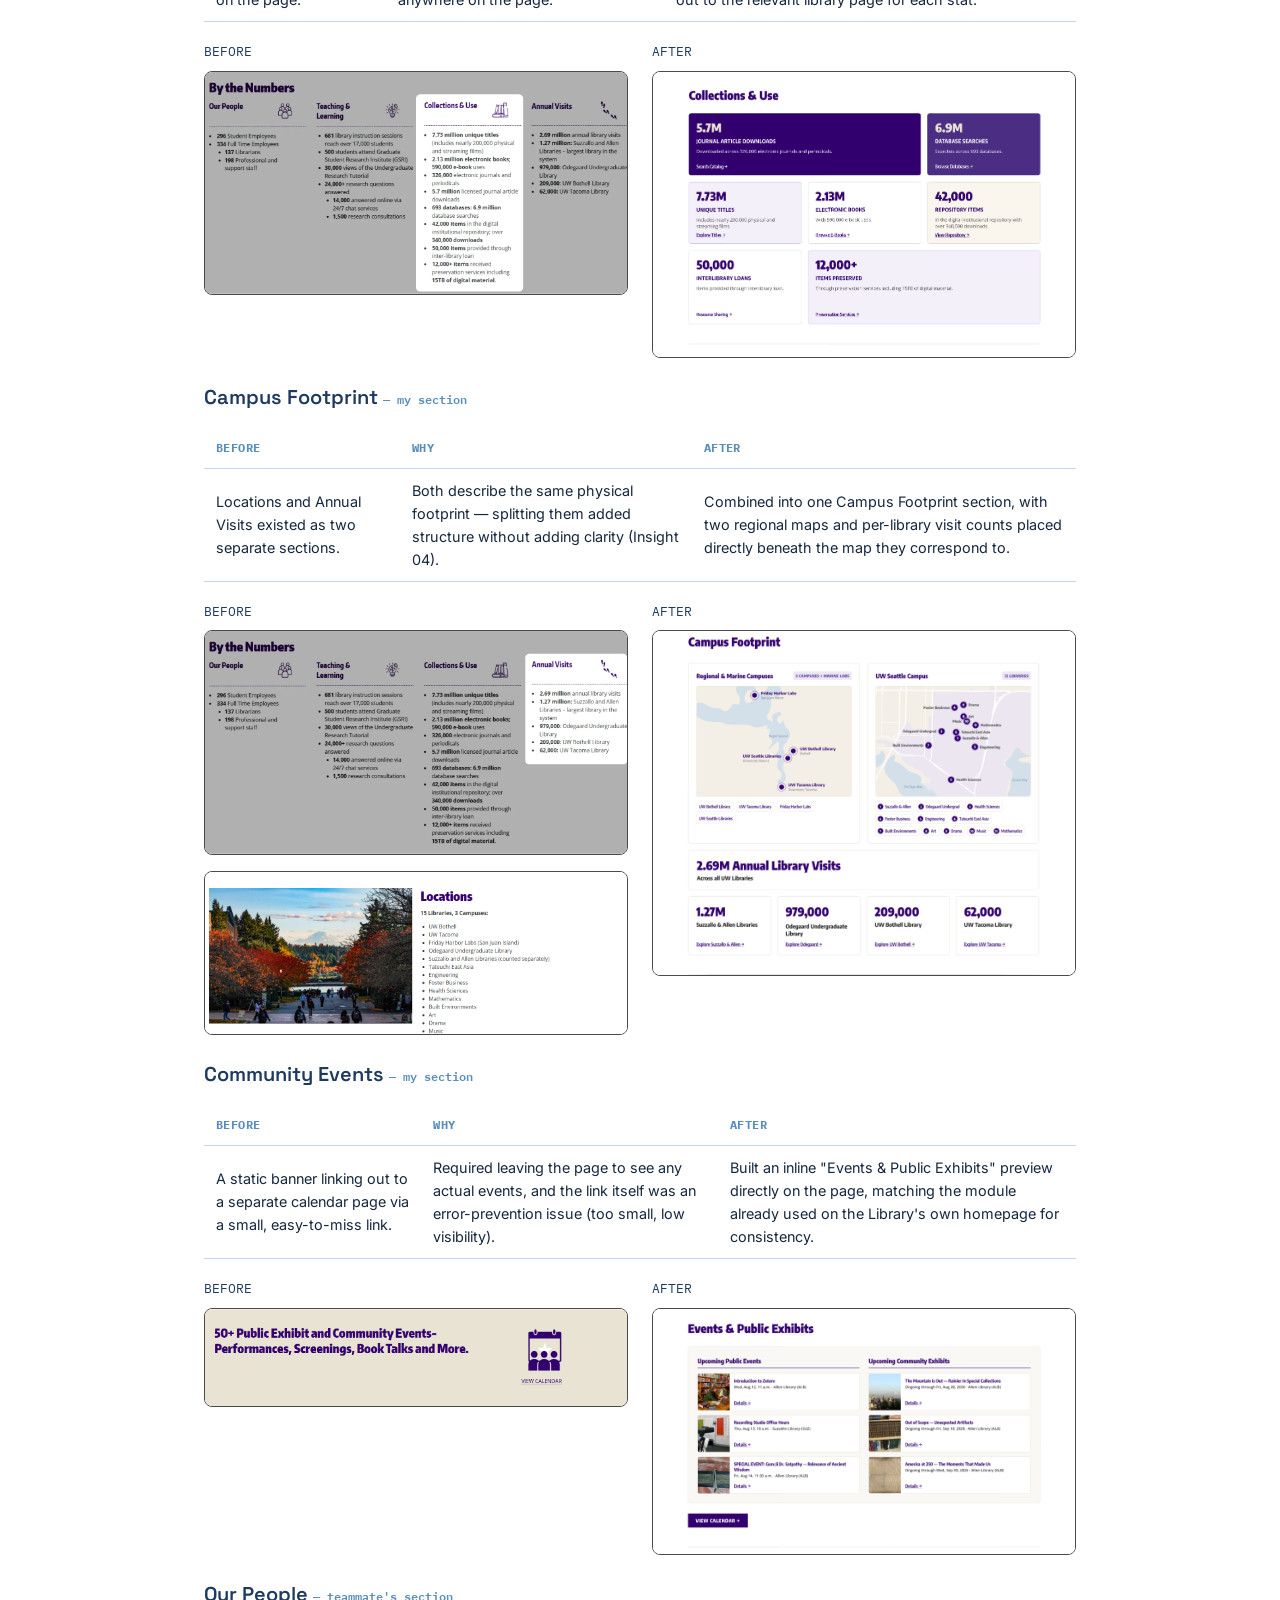
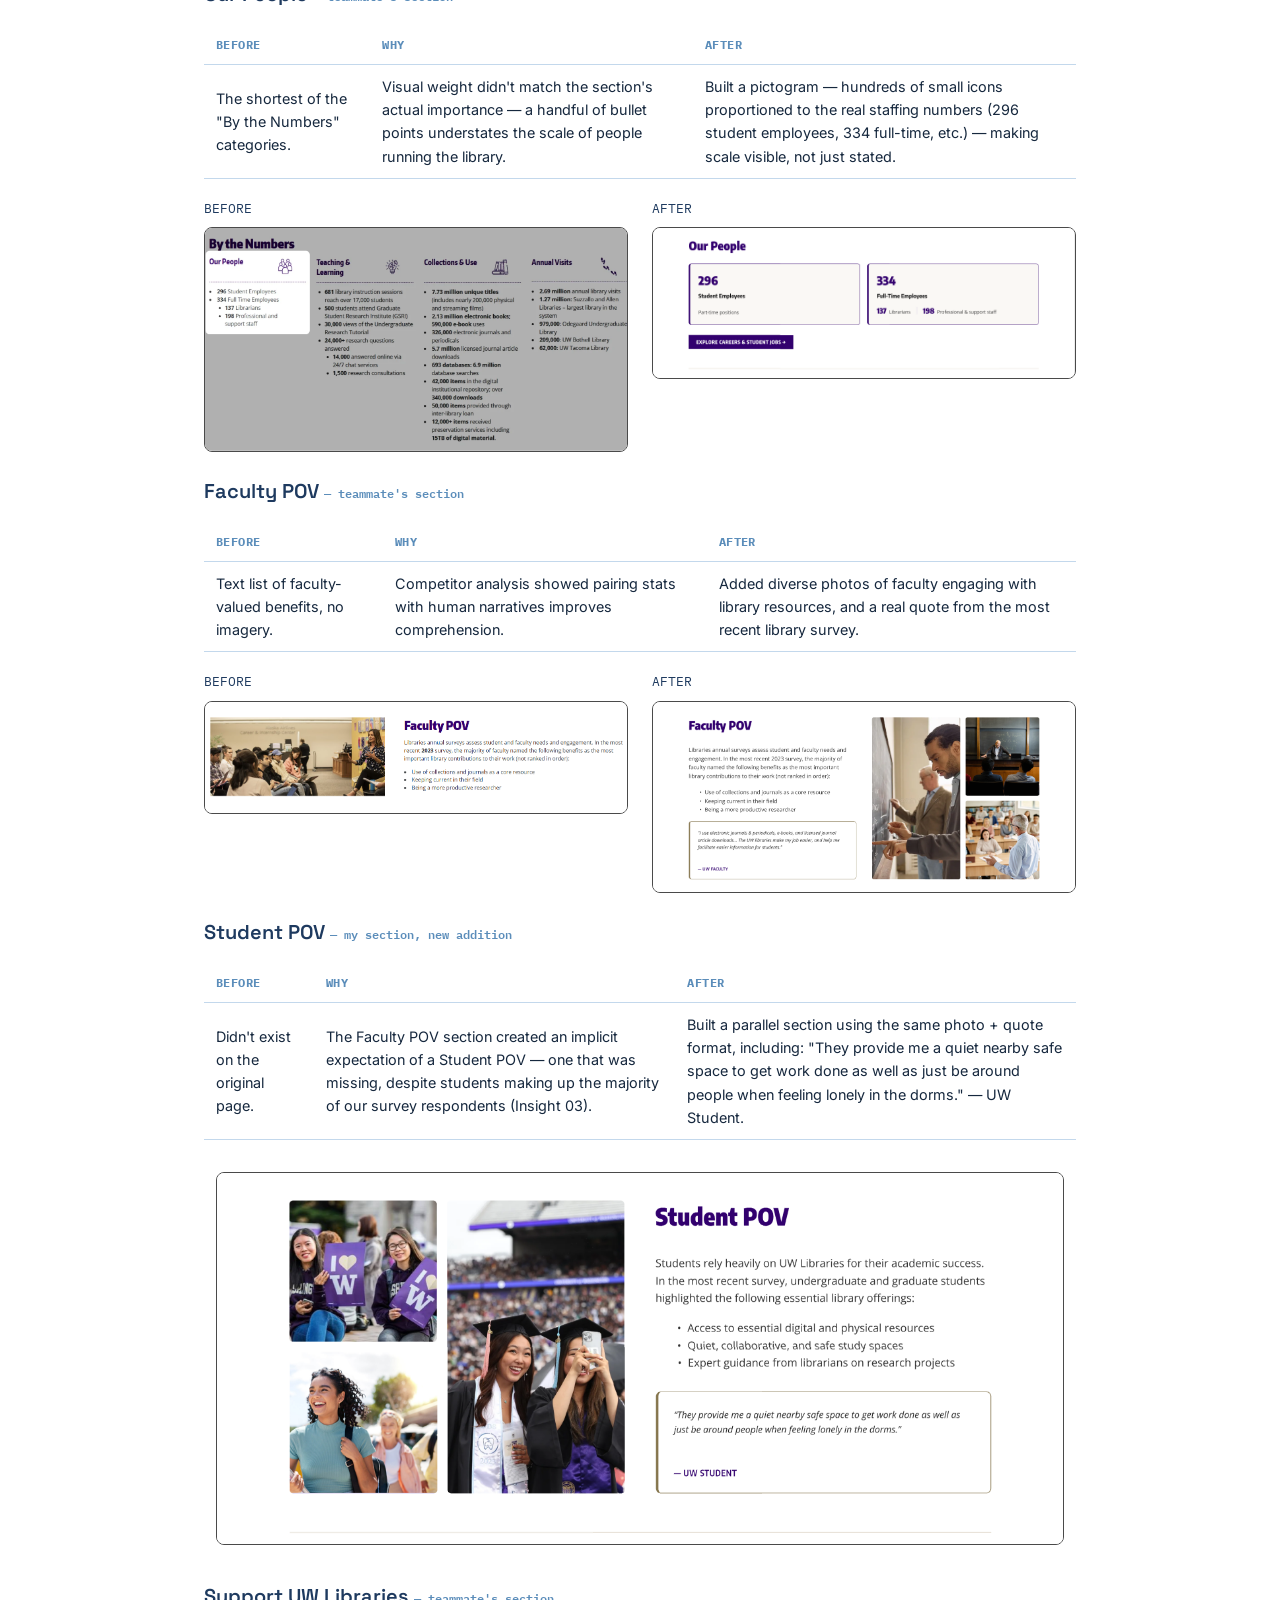
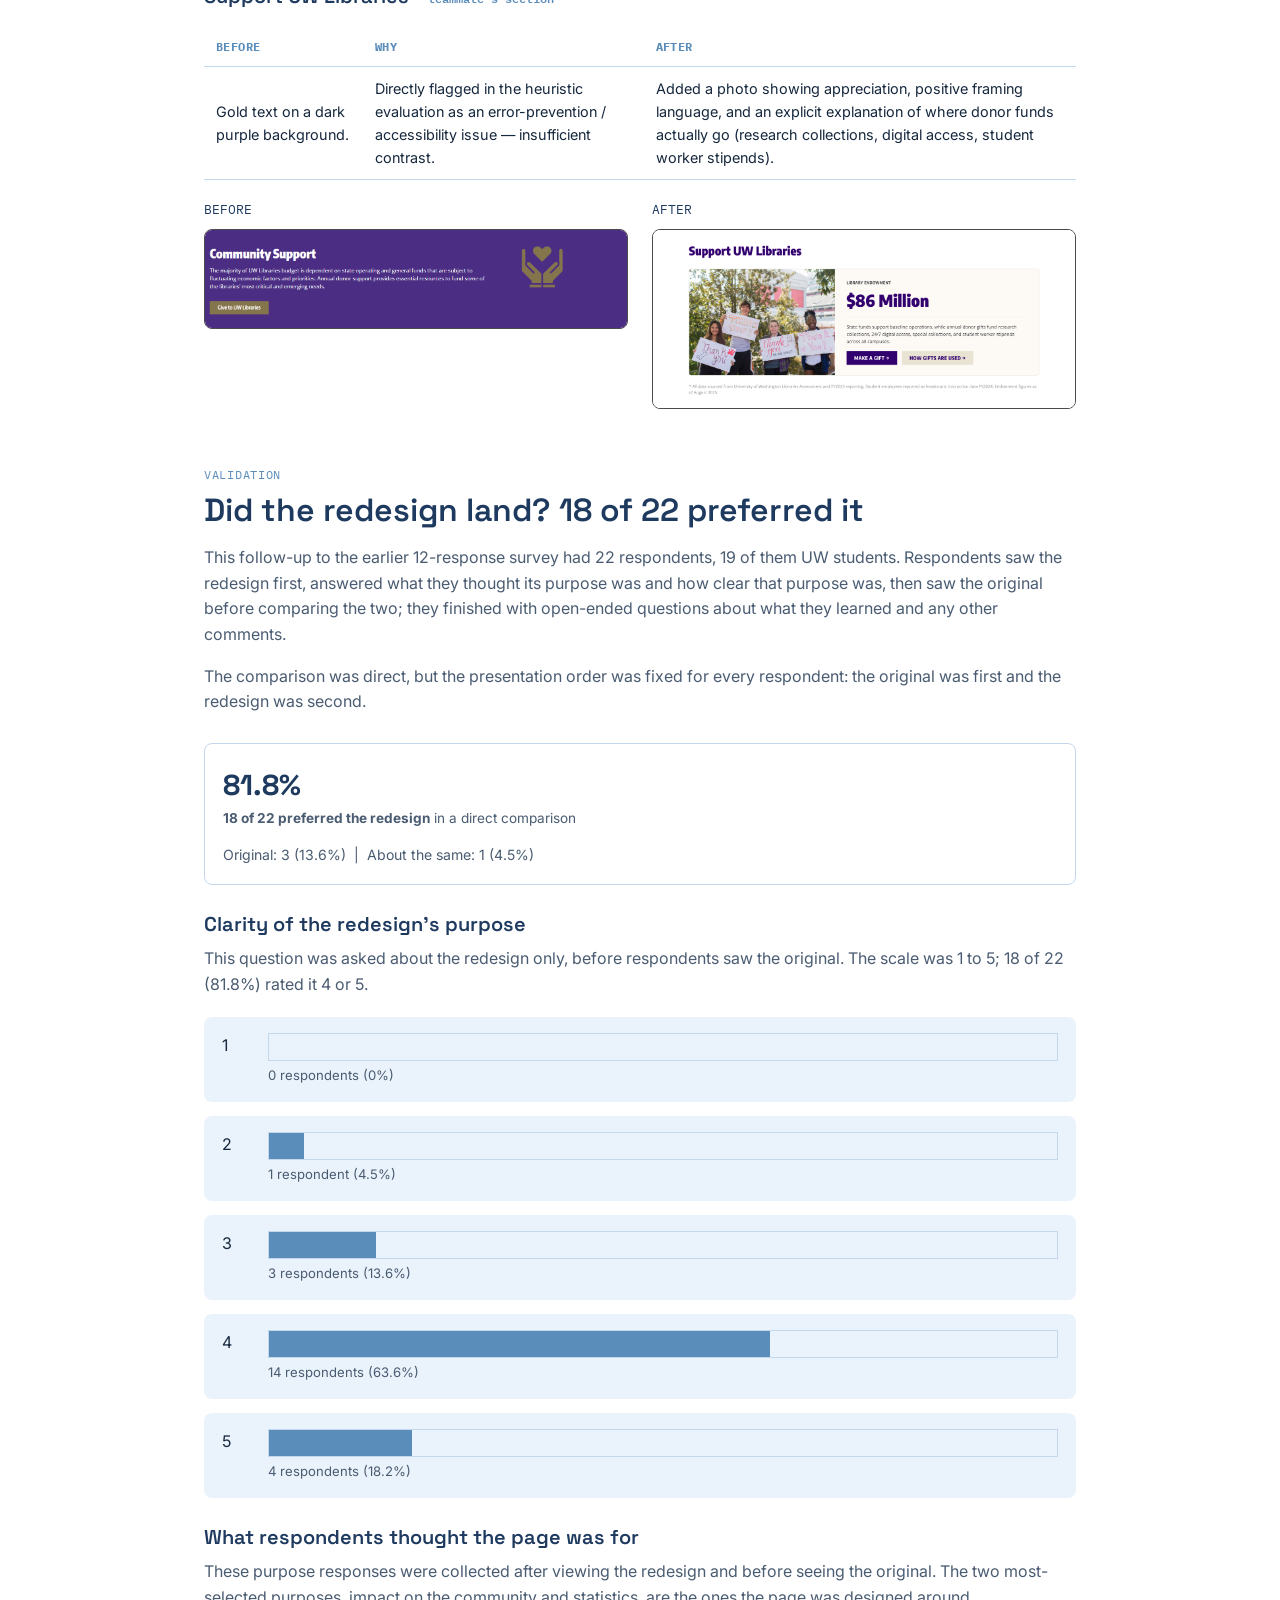
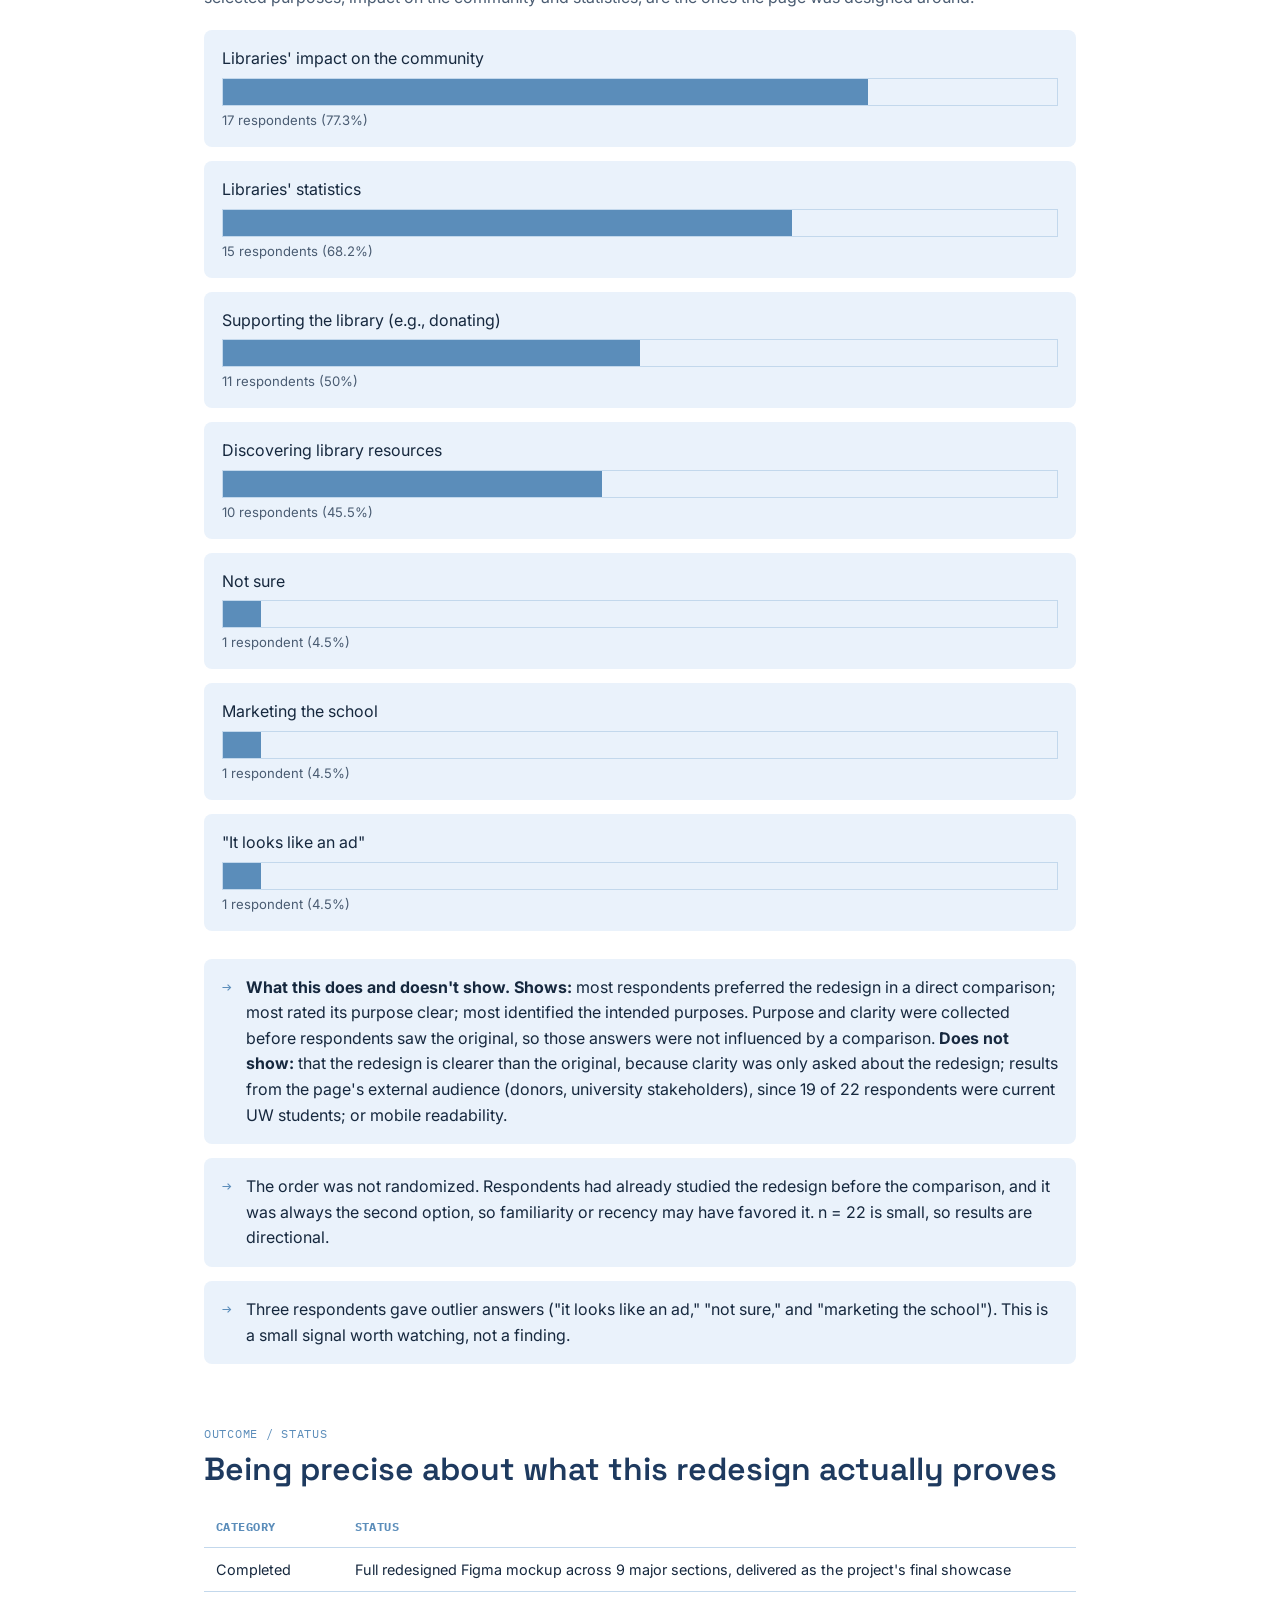
<file: case-studies/library-redesign.html>
<!DOCTYPE html>
<html lang="en">
<head>
<meta charset="UTF-8">
<meta name="viewport" content="width=device-width, initial-scale=1.0">
<link rel="icon" href="data:image/svg+xml,%3Csvg xmlns='http://www.w3.org/2000/svg' viewBox='0 0 100 100'%3E%3Crect width='100' height='100' rx='22' fill='%231E3A5F'/%3E%3Ctext x='50' y='67' font-size='42' font-family='Arial, sans-serif' font-weight='700' fill='%23F4E9DC' text-anchor='middle'%3EVG%3C/text%3E%3C/svg%3E">
<script async src="https://www.googletagmanager.com/gtag/js?id=G-GP480TKW8N"></script>
<script>
  window.dataLayer = window.dataLayer || [];
  function gtag(){dataLayer.push(arguments);}
  gtag('js', new Date());
  gtag('config', 'G-GP480TKW8N');
</script>
<title>Making Library Impact Easier to Understand — Veronique Gunawan</title>
<meta name="description" content="Redesigning UW Libraries' Quick Facts & Data page to balance user comprehension with the needs of multiple internal stakeholders.">
<link rel="stylesheet" href="../assets/css/style.css">
</head>
<body>

<nav class="site-nav">
  <div class="wrap-wide">
    <a href="../index.html" class="nav-name">Veronique Gunawan</a>
    <ul class="nav-links">
      <li><a href="index.html">Case Studies</a></li>
      <li><a href="../about.html">About</a></li>
      <li><a href="https://drive.google.com/file/d/1rz07dSJLbTszyicRcccmX44-TskMjExK/view?usp=sharing" target="_blank" rel="noopener">Resume</a></li>
      <li><a href="mailto:veronique.gunawan@gmail.com">Contact</a></li>
    </ul>
  </div>
</nav>

<!-- HERO -->
<header class="wrap" style="padding-top:40px;">
  <a class="back-link" href="index.html">← All work</a>
  <div style="margin-top:20px;">
    <span class="tag">Information Architecture</span><span class="tag tag-pm">Stakeholder Management</span><span class="tag">Team Lead</span><span class="tag">Team of 3</span>
  </div>
  <h1 style="margin-top:14px;">Making library impact easier to understand</h1>
  <p class="lede">Redesigning UW Libraries' Quick Facts & Data page to balance user comprehension with the needs of multiple internal departments who each wanted their numbers represented.</p>

  <div class="scan-bar">
    <div class="scan-bar__item"><span class="scan-bar__label">Problem</span><p>Valuable library data was organized as a muddled, disconnected list — clear to no single audience, useful to none.</p></div>
    <div class="scan-bar__item"><span class="scan-bar__label">Approach</span><p>Combined a sponsor interview, a 9-point heuristic evaluation, competitor analysis, and a 12-response survey to find what was actually breaking, then rebuilt the information hierarchy around it. I also ran a 22-response before/after validation survey of the redesign.</p></div>
    <div class="scan-bar__item impact"><span class="scan-bar__label">Outcome / Status</span><p>Full redesigned Figma mockup delivered across 9 major page sections, reviewed by the sponsor across two rounds. In a before/after survey (n = 22, mostly UW students), 81.8% (18 of 22) said the redesign better shows what UW Libraries do for students and campus. This is directional, not representative.</p></div>
  </div>

  <div class="meta-grid library-meta-grid">
    <div><div class="label">My Role</div><div class="value">Team Lead & Sponsor Contact — organized meetings, wrote the initial survey, designed the Hero, Campus Footprint, and Student POV sections</div></div>
    <div><div class="label">Team</div><div class="value">Team of 3:<br>Veronique Gunawan (Me)<br>Colleen Zheng<br>Soma Gorai</div></div>
    <div><div class="label">Timeline</div><div class="value">9 weeks, UW HCDE Design for Passion</div></div>
    <div><div class="label">Stakeholder</div><div class="value">UW Libraries Data & Assessment Team — sponsor contact Maggie Faber</div></div>
    <div><div class="label">Deliverable</div><div class="value">Figma mockup of the redesigned Quick Facts & Data page</div></div>
    <div><div class="label">Methods</div><div class="value">Stakeholder interview, heuristic evaluation, competitor analysis, user survey, validation survey, stakeholder feedback</div></div>
  </div>

</header>

<!-- THE CHALLENGE -->
<section class="wrap">
  <span class="section-label">The Challenge</span>
  <h2>A page with valuable information, but no coherent story</h2>
  <p>UW Libraries' Quick Facts & Data page existed to show the library's impact — usage numbers, teaching statistics, collection size, community reach — to an external audience that could include prospective donors and university stakeholders, not just students and faculty. The problem wasn't that this information didn't matter. Every number on the page came from a real department that wanted it represented.</p>
  <p>The problem was structural: <strong>the UW Quick Facts and Data page suffered from a muddled information hierarchy, poor navigation and accessibility, and disconnected data</strong> — a conclusion we reached from two independent sources: an interview with our sponsor, Maggie Faber, and a heuristic evaluation of the existing site. Cutting content wasn't an option — every department's numbers needed to stay visible. The real design problem was building a hierarchy that could hold all of it without becoming unreadable.</p>

  <div class="image-gallery full-page-gallery">
    <figure class="image-gallery__item image-single">
      <figcaption>Before</figcaption>
      <div class="image-scroll">
        <img src="../assets/images/library-redesign/before-full-page.png" alt="Existing UW Libraries Quick Facts and Data page before the redesign">
      </div>
    </figure>
    <figure class="image-gallery__item image-single">
      <figcaption>After</figcaption>
      <div class="image-scroll">
        <img src="../assets/images/library-redesign/after-full-page.png" alt="Redesigned UW Libraries Quick Facts and Data page">
      </div>
    </figure>
  </div>
</section>

<!-- WORKING WITH A STAKEHOLDER -->
<section class="wrap">
  <span class="section-label">Working With a Real Stakeholder</span>
  <h2>The sponsor's instinct was right — figuring out "how" took separate analysis</h2>
  <p>As team lead, I was the primary point of contact with Maggie Faber on the UW Libraries Data & Assessment Team throughout the project. Her framing of the problem — that information felt scattered "here and there" and needed better organization and clearer communication of value to an external audience — came from an early interview and directly shaped our problem statement. But a stakeholder naming a symptom isn't the same as a diagnosis: her interview told us <em>that</em> something was wrong; it didn't tell us exactly <em>where</em> or <em>why</em>. That's what the heuristic evaluation and survey were for.</p>

  <p>Maggie's involvement didn't stop at the opening interview. She also provided the source materials that shaped our research — the current page content, the library's Fact Sheet, and the Tableau dashboard behind the numbers. Once we had wireframes, we brought them back to her for feedback, and she in turn shared them with members of her staff, who gave input both on the designs themselves and on what was technically feasible for IT to actually build. That feedback shaped how we consolidated multiple wireframe directions into one, which we brought back to her again before moving into hi-fi.</p>
</section>

<!-- UNDERSTANDING THE EXISTING EXPERIENCE -->
<section class="wrap">
  <span class="section-label">Understanding the Existing Experience</span>
  <h2>Before redesigning anything, we needed to know what was actually on the page — and why it wasn't landing</h2>

  <h3 style="margin-top:24px;">Content analysis</h3>
  <table>
    <thead><tr><th>Question</th><th>Method</th><th>What it revealed</th></tr></thead>
    <tbody>
      <tr><td>What information already exists, and how is it organized?</td><td>Audit of the current page</td><td>Catalogued everything already present before deciding what to change</td></tr>
      <tr><td>What numbers actually matter to the library?</td><td>Reviewed the Library's own Fact Sheet</td><td>Gave us scope for the real impact numbers behind the page</td></tr>
      <tr><td>What does the library's impact sound like in real people's own words?</td><td>Reviewed the Triennial Data Point survey</td><td>Surfaced user verbatim — let us look at the facts empathetically, and added a qualitative data point we'd otherwise have missed</td></tr>
      <tr><td>Where do these numbers actually come from?</td><td>Reviewed the underlying Tableau dashboard</td><td>Grounded the page's fact numbers in the real data behind them</td></tr>
    </tbody>
  </table>

    <h3 style="margin-top:32px;">9-point heuristic evaluation (Nielsen Norman Group framework) <span style="font-size:0.75rem; color:var(--mid-blue); font-family:var(--font-mono);">— teammate's write-up, discussed as a team</span></h3>
    <p style="font-size:0.85rem; color:var(--ink-soft);">A teammate conducted and wrote up this evaluation; I reviewed the findings and discussed the problems it surfaced with the team as we shaped the redesign direction.</p>
  <table>
    <thead><tr><th>Heuristic</th><th>What we found</th></tr></thead>
    <tbody>
      <tr><td>Visibility of system status</td><td>Static breadcrumbs with no scroll-depth or active-section tracking</td></tr>
      <tr><td>Match with the real world</td><td>Internal library jargon and raw numbers with no real-world context</td></tr>
      <tr><td>User control & freedom</td><td>No anchor links or back-to-top buttons for page navigation</td></tr>
      <tr><td>Consistency & standards</td><td>Inconsistent emphasis — bolding only numbers created an awkward visual hierarchy</td></tr>
      <tr><td>Error prevention</td><td>Low visual contrast on critical buttons (e.g., "Give to UW Libraries")</td></tr>
      <tr><td>Recognition over recall</td><td>Relied on text lists over charts, forcing users to recall what each number meant</td></tr>
      <tr><td>Flexibility & efficiency</td><td>Missing quick export tools (PDF/print) or filters for fast data access</td></tr>
      <tr><td>Aesthetic & minimalist design</td><td>Dense, repetitive text lists created high visual clutter and cognitive load</td></tr>
      <tr><td>Help & documentation</td><td>"Ask Us" support was hidden in the header instead of contextual with the data</td></tr>
    </tbody>
  </table>

  <h3 style="margin-top:32px;">Competitor analysis</h3>
  <p>We looked at how peer institutions (University of Oregon, Duke University, and others) handled similar impact reporting, and pulled four patterns worth adopting:</p>
  <div class="finding-list">
    <div class="finding"><span class="arrow">→</span><div><strong>Time & methodological transparency.</strong> Display explicit timeframes for every data set, instead of static numbers with no defined measurement period.</div></div>
    <div class="finding"><span class="arrow">→</span><div><strong>Information architecture & mental models.</strong> Pair top-level quantitative statistics with adjacent qualitative user narratives, to accommodate both scanning and reading behavior.</div></div>
    <div class="finding"><span class="arrow">→</span><div><strong>Spatial consistency & cognitive load.</strong> Use charts instead of spreadsheets, and pair key metrics with relevant imagery for instant recognition.</div></div>
    <div class="finding"><span class="arrow">→</span><div><strong>User control.</strong> Sticky navigation, prominent export controls, and contextual support alongside complex data.</div></div>
  </div>
</section>

<!-- RESEARCH / USER FEEDBACK -->
<section class="wrap">
  <span class="section-label">Research — Checking Our Read Against Real Visitors</span>
  <h2>12 responses, and one finding that mattered more than the rest</h2>
  <p>Access to the page's actual external audience (donors, prospective stakeholders) was limited within the project timeline, so we surveyed a smaller, more reachable group — 12 total responses. This is directional, not representative: 10 respondents were current UW students, 1 an incoming student, and 1 admin staff (6 viewed on mobile, 5 desktop, 1 laptop); 10 of the 12 were first-time visitors to the page.</p>

  <div class="finding-list">
    <div class="finding"><span class="arrow">→</span><div><strong>Low clarity.</strong> 2 of 12 respondents rated the page's purpose as unclear, describing it as an aimless list of facts.</div></div>
    <div class="finding"><span class="arrow">→</span><div><strong>Most memorable sections.</strong> Community Events and Statistics stood out as the most memorable elements on the page.</div></div>
    <div class="finding"><span class="arrow">→</span><div><strong>Content critique.</strong> Dense text and raw statistics were specifically described as "boring" and un-engaging.</div></div>
    <div class="finding"><span class="arrow">→</span><div><strong>Design issues.</strong> Poor color contrast (e.g., the donation button) and poor mobile scan-ability hindered reading — notable given half our respondents were on mobile.</div></div>
  </div>

  <blockquote>Two respondents independently called the page "an aimless list of facts" — a small sample, but it echoed exactly what the heuristic evaluation had already flagged structurally. When independent methods point at the same problem, that's a stronger signal than either one alone, even with n=12.Why this finding mattered despite the small sample</blockquote>
</section>

<!-- KEY INSIGHTS -->
<section class="wrap">
  <span class="section-label">Key Insights</span>
  <h2>What the evidence actually meant for the redesign</h2>

  <div class="finding-list">
    <div class="finding"><span class="arrow">01</span><div>
      <strong>Numbers meant nothing without visual context.</strong><br>
      <span style="font-size:0.88rem;"><strong>Evidence:</strong> heuristic finding that the page relied on text lists over charts, forcing recall; survey respondents called dense stats "boring."</span><br>
      <span style="font-size:0.88rem;"><strong>Design implication:</strong> replace dense bulleted number lists with visual card-based treatments that put the number itself front and center.</span>
    </div></div>
    <div class="finding"><span class="arrow">02</span><div>
      <strong>The page was already telling two different stories without connecting them.</strong><br>
      <span style="font-size:0.88rem;"><strong>Evidence:</strong> content analysis found both hard quantitative facts and softer human elements (survey verbatim, faculty quotes) coexisting without any relationship to each other; Community Events — one of the most human, least numeric sections — was independently one of the two most memorable parts of the page.</span><br>
      <span style="font-size:0.88rem;"><strong>Design implication:</strong> pair quantitative stats with adjacent human quotes throughout the page, not just in isolated sections.</span>
    </div></div>
    <div class="finding"><span class="arrow">03</span><div>
      <strong>A missing perspective created an asymmetry.</strong><br>
      <span style="font-size:0.88rem;"><strong>Evidence:</strong> the existing page had a Faculty POV section but no equivalent Student POV — despite students making up 10 of our 12 survey respondents.</span><br>
      <span style="font-size:0.88rem;"><strong>Design implication:</strong> add a parallel Student POV section using the same format as Faculty POV.</span>
    </div></div>
    <div class="finding"><span class="arrow">04</span><div>
      <strong>The structure didn't match how people actually think about the library.</strong><br>
      <span style="font-size:0.88rem;"><strong>Evidence:</strong> Locations and Annual Visits existed as two separate, disconnected sections describing the same physical footprint.</span><br>
      <span style="font-size:0.88rem;"><strong>Design implication:</strong> combine them into one "Campus Footprint" section so location and usage read together.</span>
    </div></div>
  </div>
</section>

<!-- OPPORTUNITY -->
<section class="wrap">
  <span class="section-label">The Opportunity</span>
  <h2>How might we reorganize the library's impact data into a coherent story, without dropping any department's need to be represented?</h2>
  <p style="font-size:0.85rem; color:var(--ink-soft);">(This framing is mine for the case study, not a direct quote from the sponsor brief.)</p>

  <h3 style="margin-top:24px;">Proposed success criteria</h3>
  <p style="font-size:0.85rem; color:var(--ink-soft);">The first criterion now has partial support from the survey: a visitor can quickly understand what the page is about. The other three criteria were not measured by it.</p>
  <div class="finding-list">
    <div class="finding"><span class="arrow">→</span><div>A visitor can quickly understand what the page is about</div></div>
    <div class="finding"><span class="arrow">→</span><div>Major areas of impact are identifiable at a glance</div></div>
    <div class="finding"><span class="arrow">→</span><div>Every department's data remains represented</div></div>
    <div class="finding"><span class="arrow">→</span><div>The page reads clearly on mobile, not just desktop</div></div>
  </div>
</section>

<!-- STAKEHOLDER FEEDBACK -->
<section class="wrap">
  <span class="section-label">Stakeholder Feedback Shaped the Design</span>
  <h2>Two rounds of sponsor review, plus a constraint we didn't expect</h2>

  <div class="finding-list">
    <div class="finding"><span class="arrow">V1</span><div>Initial wireframes explored multiple different information architectures for organizing the page's content.</div></div>
    <div class="finding"><span class="arrow">→</span><div><strong>Feedback:</strong> Maggie reviewed the wireframes and shared them with her staff. Staff feedback covered both design reactions and what was actually feasible for IT to implement.</div></div>
    <div class="finding"><span class="arrow">→</span><div><strong>What changed:</strong> the multiple wireframe directions were consolidated into a single version, incorporating both the design feedback and the technical constraints raised by IT.</div></div>
    <div class="finding"><span class="arrow">V2</span><div>One consolidated wireframe, brought back to Maggie for a second round of review before moving into hi-fidelity design.</div></div>
  </div>

  <p style="font-size:0.9rem; color:var(--ink-soft); margin-top:16px;">We also received a separate round of peer feedback at a mid-point critique alongside other teams' projects, which covered our early research and wireframes — a different kind of input than the sponsor's, closer to a design review than a stakeholder requirement.</p>
</section>

<!-- INFORMATION ARCHITECTURE -->
<section class="wrap">
  <span class="section-label">Rebuilding the Hierarchy</span>
  <h2>From a flat list to a structure with a reason behind every section</h2>
  <p>The existing page ran through 10 sections with no clear grouping logic. We restructured around what the insights above actually called for — combining what belonged together, adding what was missing, and giving the highest-impact numbers a dedicated entry point.</p>

  <table>
    <thead><tr><th>Existing structure</th><th>Final structure</th><th>Why it changed</th></tr></thead>
    <tbody>
      <tr><td>Introduction</td><td>Hero + "Our Impact" cards</td><td>Gave the page's most important numbers immediate visibility, instead of burying them in paragraph text</td></tr>
      <tr><td>By the Numbers (all 4 categories bundled together)</td><td>Split into Teaching & Learning + Collections & Use</td><td>The bundled section had the most statistics of anywhere on the page — splitting it reduced cognitive load per section</td></tr>
      <tr><td>Locations, Annual Visits (separate)</td><td>Combined into Campus Footprint</td><td>Both describe the same physical footprint — Insight 04</td></tr>
      <tr><td>Events</td><td>Events & Exhibits, previewed inline</td><td>Originally required leaving the page to see anything — Insight 01/02</td></tr>
      <tr><td>Our People (Employees)</td><td>Our People</td><td>Kept, but visually rebuilt — was previously the shortest section, which undersold its importance</td></tr>
      <tr><td>Faculty POV</td><td>Faculty & Student POV</td><td>Added Student POV to fix the missing-perspective gap — Insight 03</td></tr>
      <tr><td>Community Support</td><td>Support UW Libraries</td><td>Kept, redesigned for accessibility and clarity of where funds go</td></tr>
    </tbody>
  </table>

  <div class="img-placeholder">Information architecture diagram — existing vs. proposed structure<br>assets/images/library-redesign/ia-diagram.png</div>
</section>

<!-- DESIGN DECISIONS -->
<section class="wrap">
  <span class="section-label">Design Decisions</span>
  <h2>Section by section — what changed, and why</h2>

  <h3 style="margin-top:28px;">Hero Section <span style="font-size:0.75rem; color:var(--mid-blue); font-family:var(--font-mono);">— my section</span></h3>
  <table>
    <thead><tr><th>Before</th><th>Why</th><th>After</th></tr></thead>
    <tbody>
      <tr><td>Plain purple header bar with breadcrumbs and paragraph text only — no visual hook, no top-level numbers.</td><td>The heuristic evaluation flagged low visibility of system status, and nothing on the original hero signaled the library's impact before a visitor scrolled.</td><td>Added a hero image, an "Ask Us!" button, and an "Our Impact" row of 3 high-level stat cards (Top 10, 15 libraries, 2.69M visits) visible immediately.</td></tr>
    </tbody>
  </table>
  <div class="image-gallery">
    <figure class="image-gallery__item">
      <figcaption>Before</figcaption>
      <img src="../assets/images/library-redesign/hero-before.png" alt="Hero section before the redesign">
    </figure>
    <figure class="image-gallery__item">
      <figcaption>After</figcaption>
      <img src="../assets/images/library-redesign/hero-after.png" alt="Redesigned hero section">
    </figure>
  </div>

  <h3 style="margin-top:28px;">Teaching & Learning <span style="font-size:0.75rem; color:var(--mid-blue); font-family:var(--font-mono);">— teammate's section</span></h3>
  <table>
    <thead><tr><th>Before</th><th>Why</th><th>After</th></tr></thead>
    <tbody>
      <tr><td>Dense bullet list bundled together with 3 other stat categories.</td><td>Flagged in both the heuristic evaluation (recognition over recall) and the survey (dense stats called "boring").</td><td>Numbers given visual prominence, real quotes added from a faculty member and a graduate student, plus CTA buttons ("Ask Us," "Schedule Consultation").</td></tr>
    </tbody>
  </table>
  <div class="image-gallery">
    <figure class="image-gallery__item">
      <figcaption>Before</figcaption>
      <img src="../assets/images/library-redesign/teaching-before.png" alt="Teaching and Learning section before the redesign">
    </figure>
    <figure class="image-gallery__item">
      <figcaption>After</figcaption>
      <img src="../assets/images/library-redesign/teaching-after.png" alt="Redesigned Teaching and Learning section">
    </figure>
  </div>

  <h3 style="margin-top:28px;">Collections & Use <span style="font-size:0.75rem; color:var(--mid-blue); font-family:var(--font-mono);">— teammate's section</span></h3>
  <table>
    <thead><tr><th>Before</th><th>Why</th><th>After</th></tr></thead>
    <tbody>
      <tr><td>The single most statistic-dense section on the page.</td><td>Identified as the hardest section to digest — highest cognitive load of anywhere on the page.</td><td>Rebuilt as a bento-box layout: each data point given its own space, focus placed on the number itself, with links out to the relevant library page for each stat.</td></tr>
    </tbody>
  </table>
  <div class="image-gallery">
    <figure class="image-gallery__item">
      <figcaption>Before</figcaption>
      <img src="../assets/images/library-redesign/collections-before.png" alt="Collections and Use section before the redesign">
    </figure>
    <figure class="image-gallery__item">
      <figcaption>After</figcaption>
      <img src="../assets/images/library-redesign/collections-after.png" alt="Redesigned Collections and Use section">
    </figure>
  </div>

  <h3 style="margin-top:28px;">Campus Footprint <span style="font-size:0.75rem; color:var(--mid-blue); font-family:var(--font-mono);">— my section</span></h3>
  <table>
    <thead><tr><th>Before</th><th>Why</th><th>After</th></tr></thead>
    <tbody>
      <tr><td>Locations and Annual Visits existed as two separate sections.</td><td>Both describe the same physical footprint — splitting them added structure without adding clarity (Insight 04).</td><td>Combined into one Campus Footprint section, with two regional maps and per-library visit counts placed directly beneath the map they correspond to.</td></tr>
    </tbody>
  </table>
  <div class="image-gallery campus-gallery">
    <figure class="image-gallery__item">
      <figcaption>Before</figcaption>
      <div class="image-gallery__stack">
        <img src="../assets/images/library-redesign/visits-before.png" alt="Annual visits section before the redesign">
        <img src="../assets/images/library-redesign/locations-before.png" alt="Locations section before the redesign">
      </div>
    </figure>
    <figure class="image-gallery__item">
      <figcaption>After</figcaption>
      <img src="../assets/images/library-redesign/campus-after.png" alt="Redesigned Campus Footprint section">
    </figure>
  </div>

  <h3 style="margin-top:28px;">Community Events <span style="font-size:0.75rem; color:var(--mid-blue); font-family:var(--font-mono);">— my section</span></h3>
  <table>
    <thead><tr><th>Before</th><th>Why</th><th>After</th></tr></thead>
    <tbody>
      <tr><td>A static banner linking out to a separate calendar page via a small, easy-to-miss link.</td><td>Required leaving the page to see any actual events, and the link itself was an error-prevention issue (too small, low visibility).</td><td>Built an inline "Events & Public Exhibits" preview directly on the page, matching the module already used on the Library's own homepage for consistency.</td></tr>
    </tbody>
  </table>
  <div class="image-gallery">
    <figure class="image-gallery__item">
      <figcaption>Before</figcaption>
      <img src="../assets/images/library-redesign/events-before.png" alt="Community Events section before the redesign">
    </figure>
    <figure class="image-gallery__item">
      <figcaption>After</figcaption>
      <img src="../assets/images/library-redesign/events-after.png" alt="Redesigned Community Events section">
    </figure>
  </div>

  <h3 style="margin-top:28px;">Our People <span style="font-size:0.75rem; color:var(--mid-blue); font-family:var(--font-mono);">— teammate's section</span></h3>
  <table>
    <thead><tr><th>Before</th><th>Why</th><th>After</th></tr></thead>
    <tbody>
      <tr><td>The shortest of the "By the Numbers" categories.</td><td>Visual weight didn't match the section's actual importance — a handful of bullet points understates the scale of people running the library.</td><td>Built a pictogram — hundreds of small icons proportioned to the real staffing numbers (296 student employees, 334 full-time, etc.) — making scale visible, not just stated.</td></tr>
    </tbody>
  </table>
  <div class="image-gallery">
    <figure class="image-gallery__item">
      <figcaption>Before</figcaption>
      <img src="../assets/images/library-redesign/people-before.png" alt="Our People section before the redesign">
    </figure>
    <figure class="image-gallery__item">
      <figcaption>After</figcaption>
      <img src="../assets/images/library-redesign/people-after.png" alt="Redesigned Our People section">
    </figure>
  </div>

  <h3 style="margin-top:28px;">Faculty POV <span style="font-size:0.75rem; color:var(--mid-blue); font-family:var(--font-mono);">— teammate's section</span></h3>
  <table>
    <thead><tr><th>Before</th><th>Why</th><th>After</th></tr></thead>
    <tbody>
      <tr><td>Text list of faculty-valued benefits, no imagery.</td><td>Competitor analysis showed pairing stats with human narratives improves comprehension.</td><td>Added diverse photos of faculty engaging with library resources, and a real quote from the most recent library survey.</td></tr>
    </tbody>
  </table>
  <div class="image-gallery">
    <figure class="image-gallery__item">
      <figcaption>Before</figcaption>
      <img src="../assets/images/library-redesign/faculty-before.png" alt="Faculty POV section before the redesign">
    </figure>
    <figure class="image-gallery__item">
      <figcaption>After</figcaption>
      <img src="../assets/images/library-redesign/faculty-after.png" alt="Redesigned Faculty POV section">
    </figure>
  </div>

  <h3 style="margin-top:28px;">Student POV <span style="font-size:0.75rem; color:var(--mid-blue); font-family:var(--font-mono);">— my section, new addition</span></h3>
  <table>
    <thead><tr><th>Before</th><th>Why</th><th>After</th></tr></thead>
    <tbody>
      <tr><td>Didn't exist on the original page.</td><td>The Faculty POV section created an implicit expectation of a Student POV — one that was missing, despite students making up the majority of our survey respondents (Insight 03).</td><td>Built a parallel section using the same photo + quote format, including: "They provide me a quiet nearby safe space to get work done as well as just be around people when feeling lonely in the dorms." — UW Student.</td></tr>
    </tbody>
  </table>
  <div class="img-placeholder"><img src="../assets/images/library-redesign/students.png" alt="New Student POV section in the redesigned library page" style="max-width:100%; height:auto; display:block;"></div>

  <h3 style="margin-top:28px;">Support UW Libraries <span style="font-size:0.75rem; color:var(--mid-blue); font-family:var(--font-mono);">— teammate's section</span></h3>
  <table>
    <thead><tr><th>Before</th><th>Why</th><th>After</th></tr></thead>
    <tbody>
      <tr><td>Gold text on a dark purple background.</td><td>Directly flagged in the heuristic evaluation as an error-prevention / accessibility issue — insufficient contrast.</td><td>Added a photo showing appreciation, positive framing language, and an explicit explanation of where donor funds actually go (research collections, digital access, student worker stipends).</td></tr>
    </tbody>
  </table>
  <div class="image-gallery">
    <figure class="image-gallery__item">
      <figcaption>Before</figcaption>
      <img src="../assets/images/library-redesign/support-before.png" alt="Support UW Libraries section before the redesign">
    </figure>
    <figure class="image-gallery__item">
      <figcaption>After</figcaption>
      <img src="../assets/images/library-redesign/support-after.png" alt="Redesigned Support UW Libraries section">
    </figure>
  </div>
</section>

<!-- VALIDATION -->
<section class="wrap">
  <span class="section-label">Validation</span>
  <h2>Did the redesign land? 18 of 22 preferred it</h2>
  <p>This follow-up to the earlier 12-response survey had 22 respondents, 19 of them UW students. Respondents saw the redesign first, answered what they thought its purpose was and how clear that purpose was, then saw the original before comparing the two; they finished with open-ended questions about what they learned and any other comments.</p>
  <p>The comparison was direct, but the presentation order was fixed for every respondent: the original was first and the redesign was second.</p>

  <div class="stat-row">
    <div class="stat-block" style="grid-column:1 / -1;" role="img" aria-label="81.8 percent, 18 of 22 respondents preferred the redesign in a direct comparison. 3 preferred the original and 1 said about the same.">
      <div class="num">81.8%</div>
      <div class="label"><strong>18 of 22 preferred the redesign</strong> in a direct comparison</div>
      <div style="margin-top:14px; color:var(--ink-soft); font-size:0.88rem;">Original: 3 (13.6%) &nbsp;|&nbsp; About the same: 1 (4.5%)</div>
    </div>
  </div>

  <h3 style="margin-top:28px;">Clarity of the redesign's purpose</h3>
  <p>This question was asked about the redesign only, before respondents saw the original. The scale was 1 to 5; 18 of 22 (81.8%) rated it 4 or 5.</p>
  <div class="finding-list" role="list" aria-label="Clarity ratings for the redesign only">
    <div class="finding" role="listitem"><span style="width:32px; flex:0 0 32px;">1</span><div style="flex:1;"><div style="height:28px; background:var(--sky); border:1px solid var(--border);" role="img" aria-label="Clarity rating 1: 0 respondents, 0 percent"><div style="width:0%; height:100%; background:var(--mid-blue);"></div></div><div style="font-size:0.82rem; color:var(--ink-soft); margin-top:4px;">0 respondents (0%)</div></div></div>
    <div class="finding" role="listitem"><span style="width:32px; flex:0 0 32px;">2</span><div style="flex:1;"><div style="height:28px; background:var(--sky); border:1px solid var(--border);" role="img" aria-label="Clarity rating 2: 1 respondent, 4.5 percent"><div style="width:4.5%; min-width:4.5%; height:100%; background:var(--mid-blue);"></div></div><div style="font-size:0.82rem; color:var(--ink-soft); margin-top:4px;">1 respondent (4.5%)</div></div></div>
    <div class="finding" role="listitem"><span style="width:32px; flex:0 0 32px;">3</span><div style="flex:1;"><div style="height:28px; background:var(--sky); border:1px solid var(--border);" role="img" aria-label="Clarity rating 3: 3 respondents, 13.6 percent"><div style="width:13.6%; height:100%; background:var(--mid-blue);"></div></div><div style="font-size:0.82rem; color:var(--ink-soft); margin-top:4px;">3 respondents (13.6%)</div></div></div>
    <div class="finding" role="listitem"><span style="width:32px; flex:0 0 32px;">4</span><div style="flex:1;"><div style="height:28px; background:var(--sky); border:1px solid var(--border);" role="img" aria-label="Clarity rating 4: 14 respondents, 63.6 percent"><div style="width:63.6%; height:100%; background:var(--mid-blue);"></div></div><div style="font-size:0.82rem; color:var(--ink-soft); margin-top:4px;">14 respondents (63.6%)</div></div></div>
    <div class="finding" role="listitem"><span style="width:32px; flex:0 0 32px;">5</span><div style="flex:1;"><div style="height:28px; background:var(--sky); border:1px solid var(--border);" role="img" aria-label="Clarity rating 5: 4 respondents, 18.2 percent"><div style="width:18.2%; height:100%; background:var(--mid-blue);"></div></div><div style="font-size:0.82rem; color:var(--ink-soft); margin-top:4px;">4 respondents (18.2%)</div></div></div>
  </div>

  <h3 style="margin-top:28px;">What respondents thought the page was for</h3>
  <p>These purpose responses were collected after viewing the redesign and before seeing the original. The two most-selected purposes, impact on the community and statistics, are the ones the page was designed around.</p>
  <div class="finding-list" role="list" aria-label="Respondents' selected purposes for the redesign">
    <div class="finding" role="listitem"><div style="flex:1;"><div>Libraries' impact on the community</div><div style="height:28px; margin-top:6px; background:var(--sky); border:1px solid var(--border);" role="img" aria-label="Libraries' impact on the community: 17 respondents, 77.3 percent"><div style="width:77.3%; height:100%; background:var(--mid-blue);"></div></div><div style="font-size:0.82rem; color:var(--ink-soft); margin-top:4px;">17 respondents (77.3%)</div></div></div>
    <div class="finding" role="listitem"><div style="flex:1;"><div>Libraries' statistics</div><div style="height:28px; margin-top:6px; background:var(--sky); border:1px solid var(--border);" role="img" aria-label="Libraries' statistics: 15 respondents, 68.2 percent"><div style="width:68.2%; height:100%; background:var(--mid-blue);"></div></div><div style="font-size:0.82rem; color:var(--ink-soft); margin-top:4px;">15 respondents (68.2%)</div></div></div>
    <div class="finding" role="listitem"><div style="flex:1;"><div>Supporting the library (e.g., donating)</div><div style="height:28px; margin-top:6px; background:var(--sky); border:1px solid var(--border);" role="img" aria-label="Supporting the library, for example donating: 11 respondents, 50 percent"><div style="width:50%; height:100%; background:var(--mid-blue);"></div></div><div style="font-size:0.82rem; color:var(--ink-soft); margin-top:4px;">11 respondents (50%)</div></div></div>
    <div class="finding" role="listitem"><div style="flex:1;"><div>Discovering library resources</div><div style="height:28px; margin-top:6px; background:var(--sky); border:1px solid var(--border);" role="img" aria-label="Discovering library resources: 10 respondents, 45.5 percent"><div style="width:45.5%; height:100%; background:var(--mid-blue);"></div></div><div style="font-size:0.82rem; color:var(--ink-soft); margin-top:4px;">10 respondents (45.5%)</div></div></div>
    <div class="finding" role="listitem"><div style="flex:1;"><div>Not sure</div><div style="height:28px; margin-top:6px; background:var(--sky); border:1px solid var(--border);" role="img" aria-label="Not sure: 1 respondent, 4.5 percent"><div style="width:4.5%; min-width:4.5%; height:100%; background:var(--mid-blue);"></div></div><div style="font-size:0.82rem; color:var(--ink-soft); margin-top:4px;">1 respondent (4.5%)</div></div></div>
    <div class="finding" role="listitem"><div style="flex:1;"><div>Marketing the school</div><div style="height:28px; margin-top:6px; background:var(--sky); border:1px solid var(--border);" role="img" aria-label="Marketing the school: 1 respondent, 4.5 percent"><div style="width:4.5%; min-width:4.5%; height:100%; background:var(--mid-blue);"></div></div><div style="font-size:0.82rem; color:var(--ink-soft); margin-top:4px;">1 respondent (4.5%)</div></div></div>
    <div class="finding" role="listitem"><div style="flex:1;"><div>"It looks like an ad"</div><div style="height:28px; margin-top:6px; background:var(--sky); border:1px solid var(--border);" role="img" aria-label="It looks like an ad: 1 respondent, 4.5 percent"><div style="width:4.5%; min-width:4.5%; height:100%; background:var(--mid-blue);"></div></div><div style="font-size:0.82rem; color:var(--ink-soft); margin-top:4px;">1 respondent (4.5%)</div></div></div>
  </div>

  <div class="finding-list" style="margin-top:28px;">
    <div class="finding"><span class="arrow">→</span><div><strong>What this does and doesn't show.</strong> <strong>Shows:</strong> most respondents preferred the redesign in a direct comparison; most rated its purpose clear; most identified the intended purposes. Purpose and clarity were collected before respondents saw the original, so those answers were not influenced by a comparison. <strong>Does not show:</strong> that the redesign is clearer than the original, because clarity was only asked about the redesign; results from the page's external audience (donors, university stakeholders), since 19 of 22 respondents were current UW students; or mobile readability.</div></div>
    <div class="finding"><span class="arrow">→</span><div>The order was not randomized. Respondents had already studied the redesign before the comparison, and it was always the second option, so familiarity or recency may have favored it. n = 22 is small, so results are directional.</div></div>
    <div class="finding"><span class="arrow">→</span><div>Three respondents gave outlier answers ("it looks like an ad," "not sure," and "marketing the school"). This is a small signal worth watching, not a finding.</div></div>
  </div>
</section>

<!-- OUTCOME / STATUS -->
<section class="wrap">
  <span class="section-label">Outcome / Status</span>
  <h2>Being precise about what this redesign actually proves</h2>

  <table>
    <thead><tr><th>Category</th><th>Status</th></tr></thead>
    <tbody>
      <tr><td>Completed</td><td>Full redesigned Figma mockup across 9 major sections, delivered as the project's final showcase</td></tr>
      <tr><td>Research-backed</td><td>Every major design decision traces to a heuristic finding, a competitor pattern, or a survey response — not personal preference alone</td></tr>
      <tr><td>Validated post-redesign</td><td>Partial validation: in a survey of n = 22, 81.8% (18 of 22) preferred the redesign in a direct comparison. Results are directional, with a fixed presentation order.</td></tr>
      <tr><td>Stakeholder response</td><td>Reviewed and gave feedback at two separate stages — after initial wireframes and after consolidation into one direction — plus staff input on design and IT feasibility. Final sign-off on the completed hi-fi wasn't explicitly documented.</td></tr>
      <tr><td>Proposed impact</td><td>A clearer, more scannable page that keeps every department's data visible while reading as one coherent story rather than a disconnected list</td></tr>
      <tr><td>Still unknown</td><td>Whether the redesign improves comprehension for the page's real external audience</td></tr>
    </tbody>
  </table>
</section>

<!-- REFLECTION -->
<section class="wrap">
  <span class="section-label">Reflection</span>
  <h2>What this project actually taught the team</h2>

  <div class="finding-list">
    <div class="finding"><span class="arrow">✓</span><div><strong>What I learned about research.</strong> Even a small, quick 12-response survey caught a real, specific failure — that people genuinely couldn't tell what the page was for. Lightweight research still surfaces meaningful problems, even with limited access to the actual target audience within our timeline.</div></div>
    <div class="finding"><span class="arrow">✓</span><div><strong>What I learned about stakeholder collaboration.</strong> Maggie's framing ("information here and there," needing to serve multiple departments) was the right instinct, but turning that into an actionable design problem required a separate, independent heuristic evaluation. A stakeholder can correctly sense that something's wrong without being able to specify exactly what or why — that gap is the designer's job to close. Her sharing our work with her staff also surfaced a constraint we couldn't have found ourselves: what IT could actually build.</div></div>
    <div class="finding"><span class="arrow">↻</span><div><strong>What I'd do differently.</strong> Working across different time zones as a 3-person team, combined with limited access to the page's actual external audience, constrained how deep the primary research could go. I ran a follow-up survey against the final redesign, but building that validation step into the timeline earlier, rather than as a late addition, would have been the stronger plan. I would ask the clarity question about both the original and the redesign so a true before/after comparison on clarity would be possible. I would also randomize the order of the two pages in the comparison question.</div></div>
    <div class="finding"><span class="arrow">◆</span><div><strong>On using AI in this project.</strong> AI tools were used for parts of this process and, worth being honest about: they hallucinated at points and needed to be triple-checked, and using them well required real expertise across multiple tools rather than being a shortcut. What they did do well was remove manual busywork and speed up decision-making — useful for ideation, not a substitute for actual design judgment.</div></div>
  </div>
</section>

<section class="wrap">
  <div class="cta-band">
    <h2>Next case study</h2>
    <p>Explore the full case study index.</p>
    <a href="index.html" class="btn btn-primary">See all case studies →</a>
  </div>
</section>

<footer>
  <div class="wrap">
    <div class="press-line">I pressed the button. Obviously.</div>
    <div class="footer-links">
      <a href="https://github.com/Veroniki5208" target="_blank" rel="noopener">GitHub</a>
      <a href="https://www.linkedin.com/in/veronique-gunawan/" target="_blank" rel="noopener">LinkedIn</a>
      <a href="mailto:veronique.gunawan@gmail.com">Contact</a>
    </div>
    <div class="updated">Last updated November 2026</div>
  </div>
</footer>

</body>
</html>
</file>
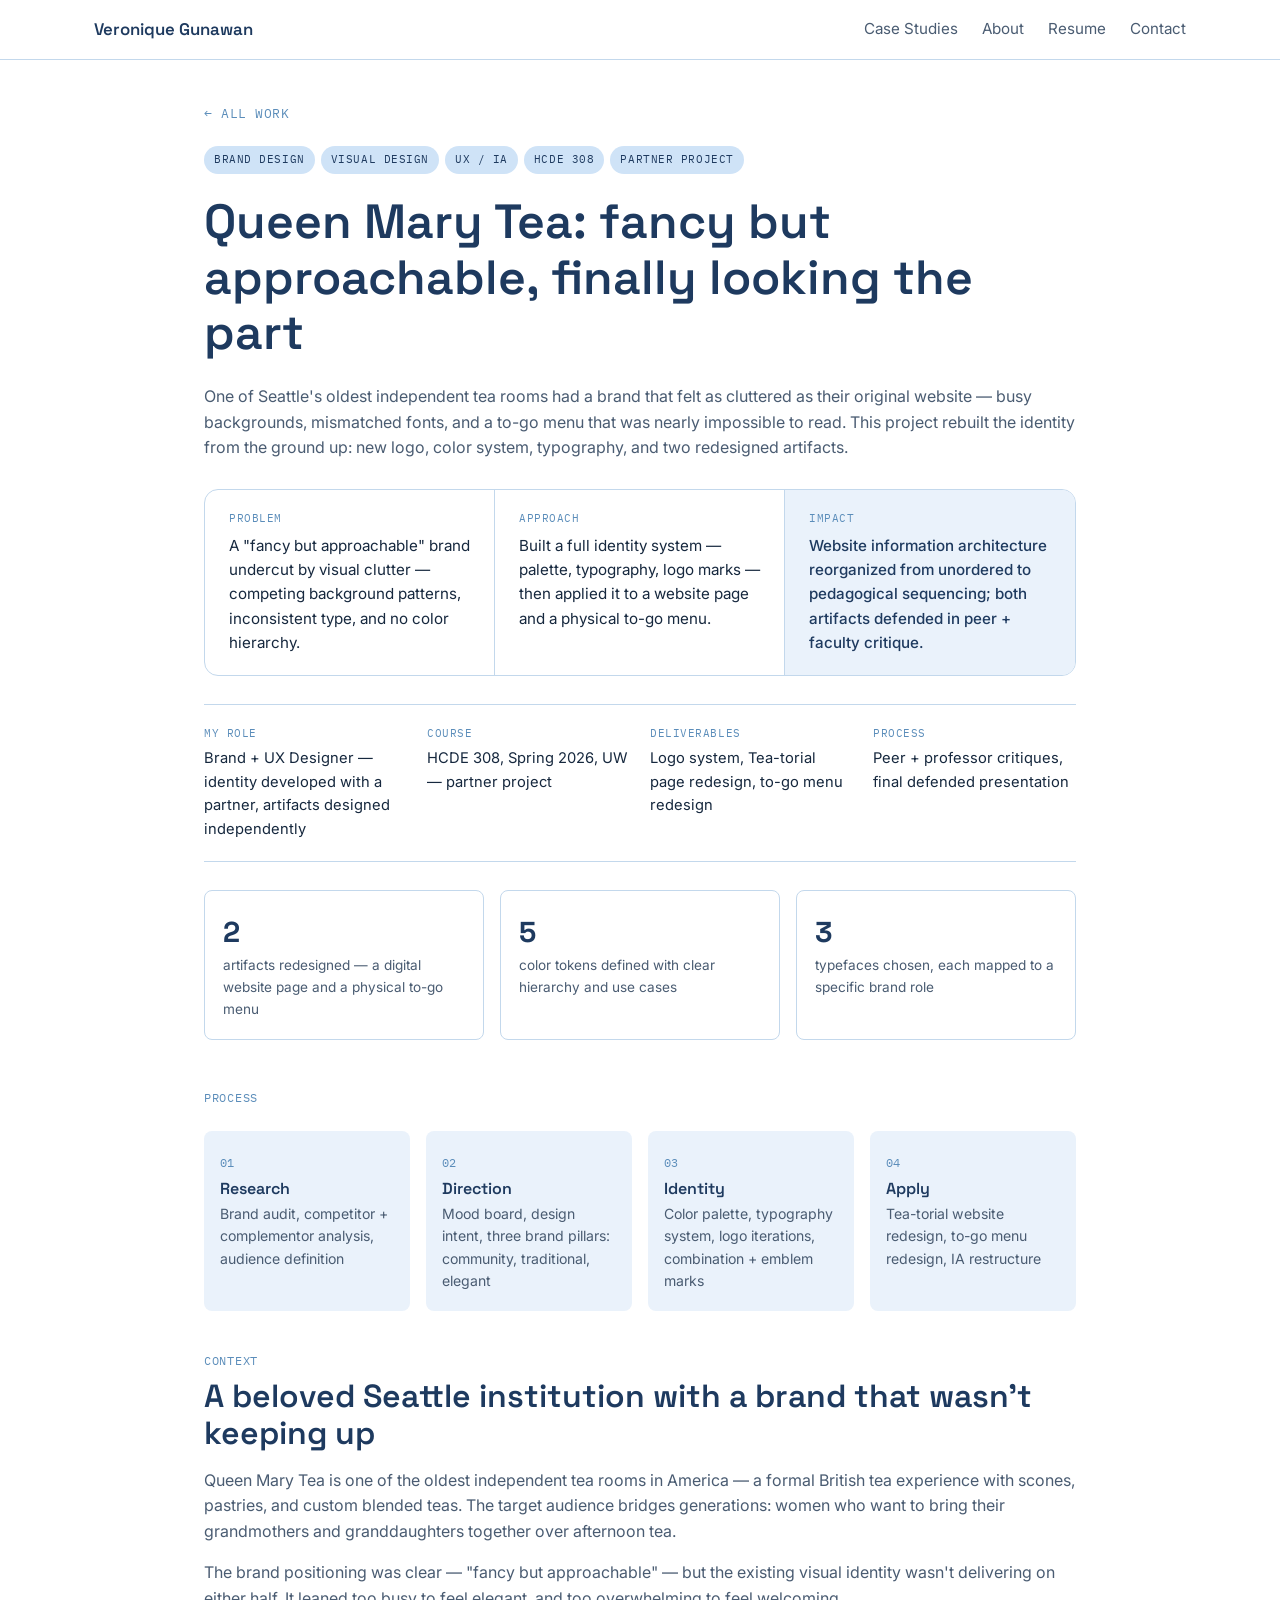
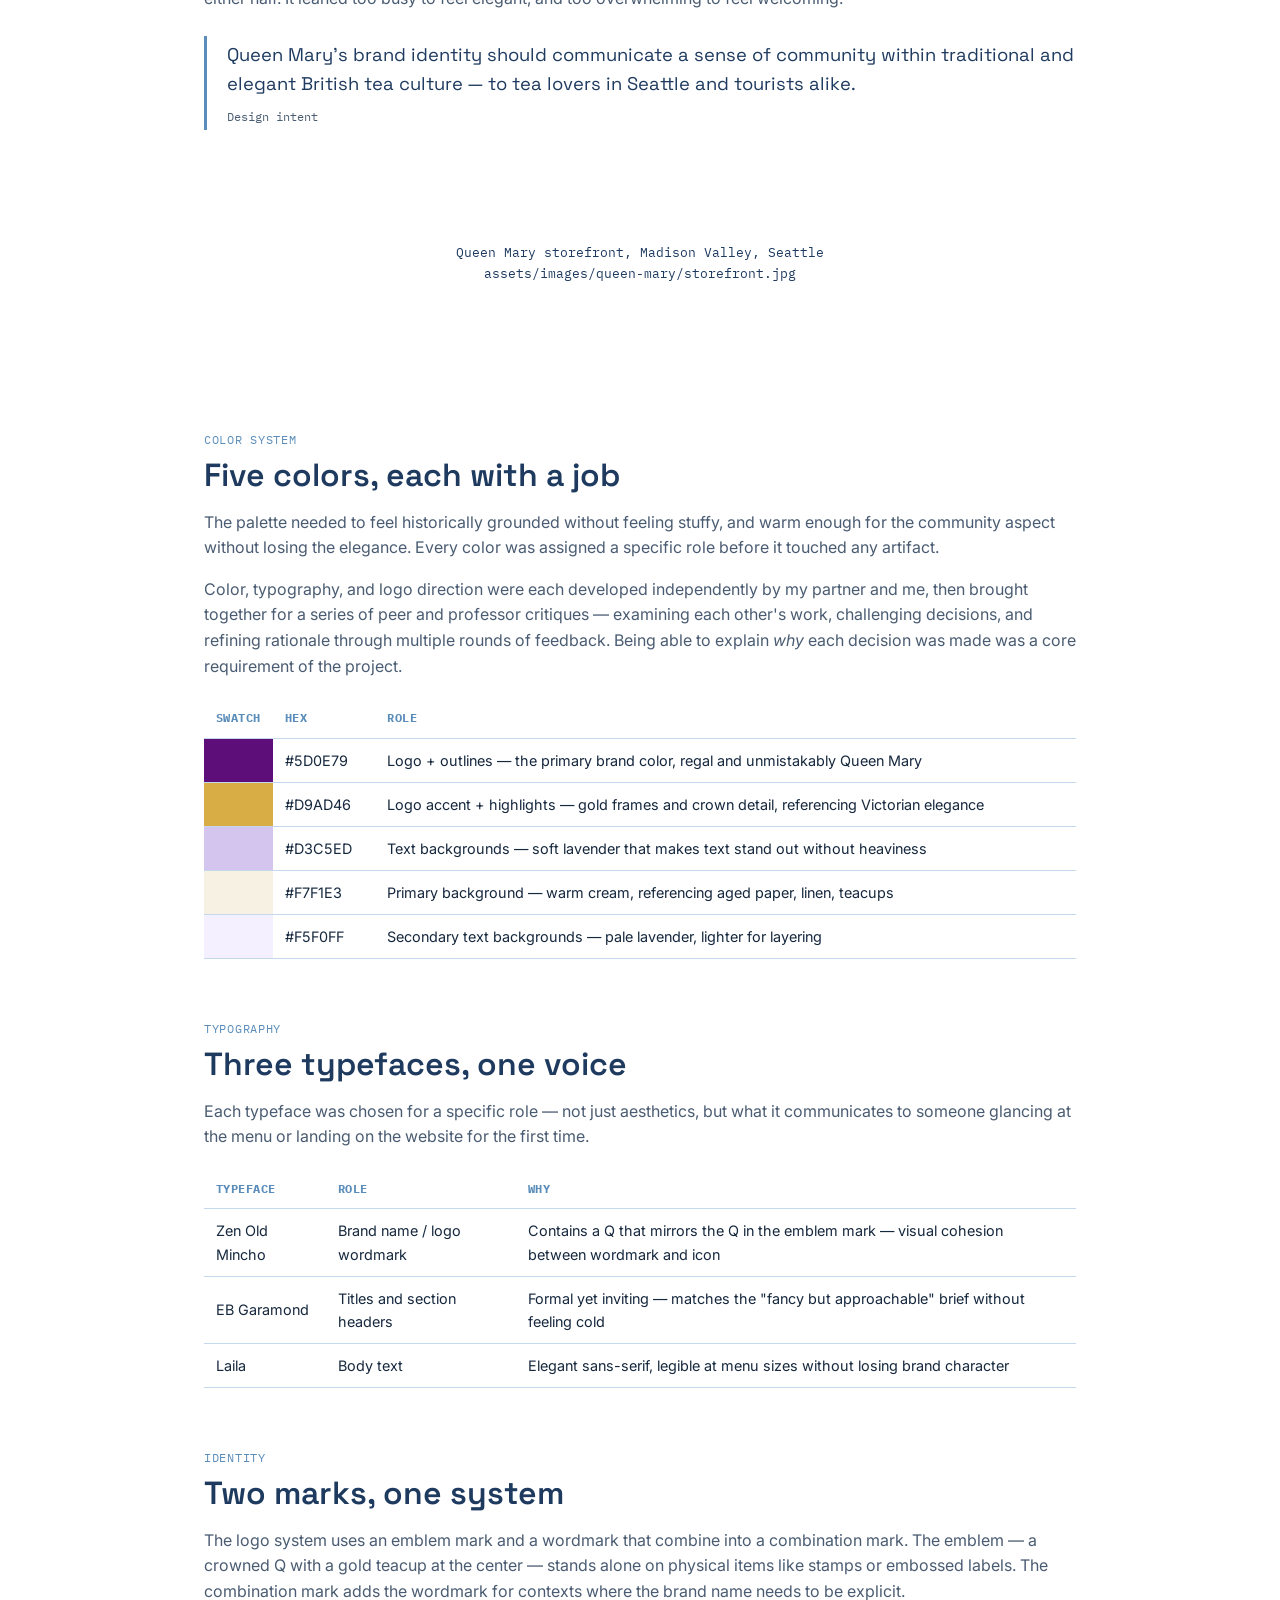
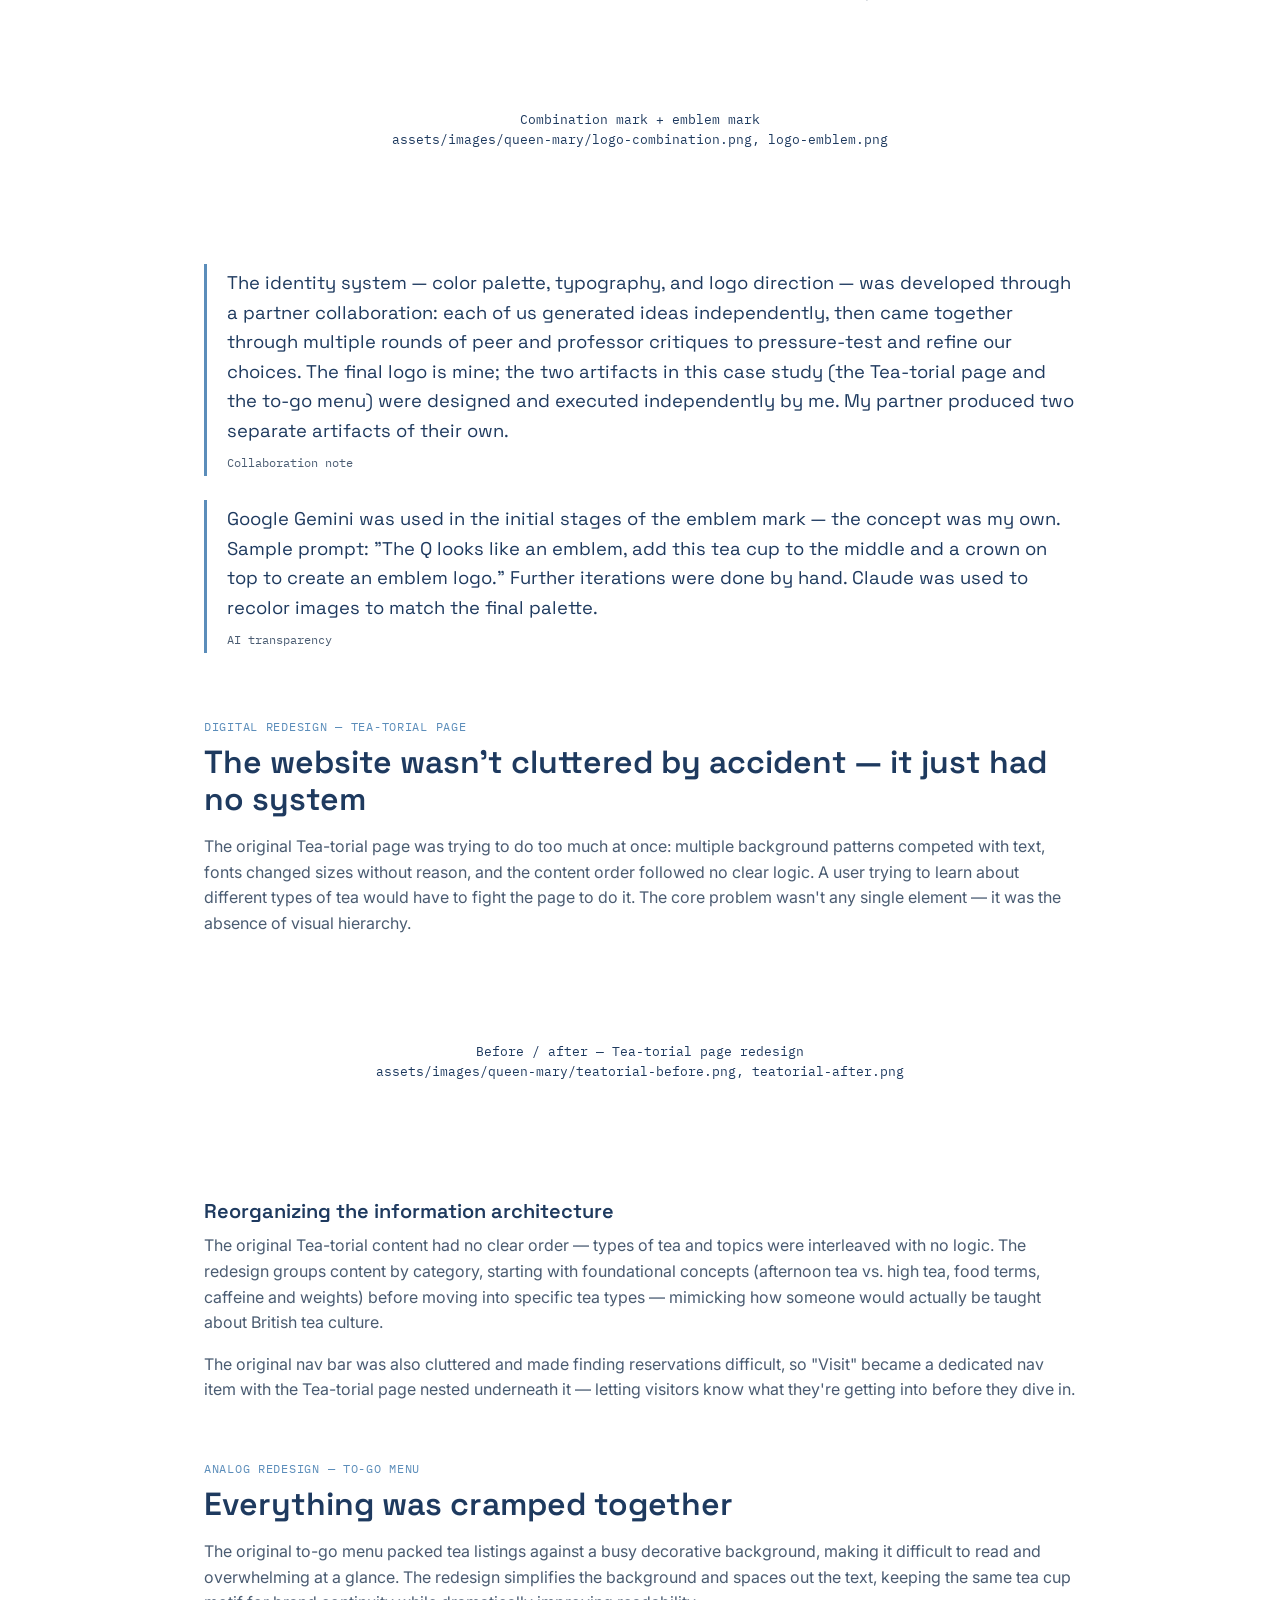
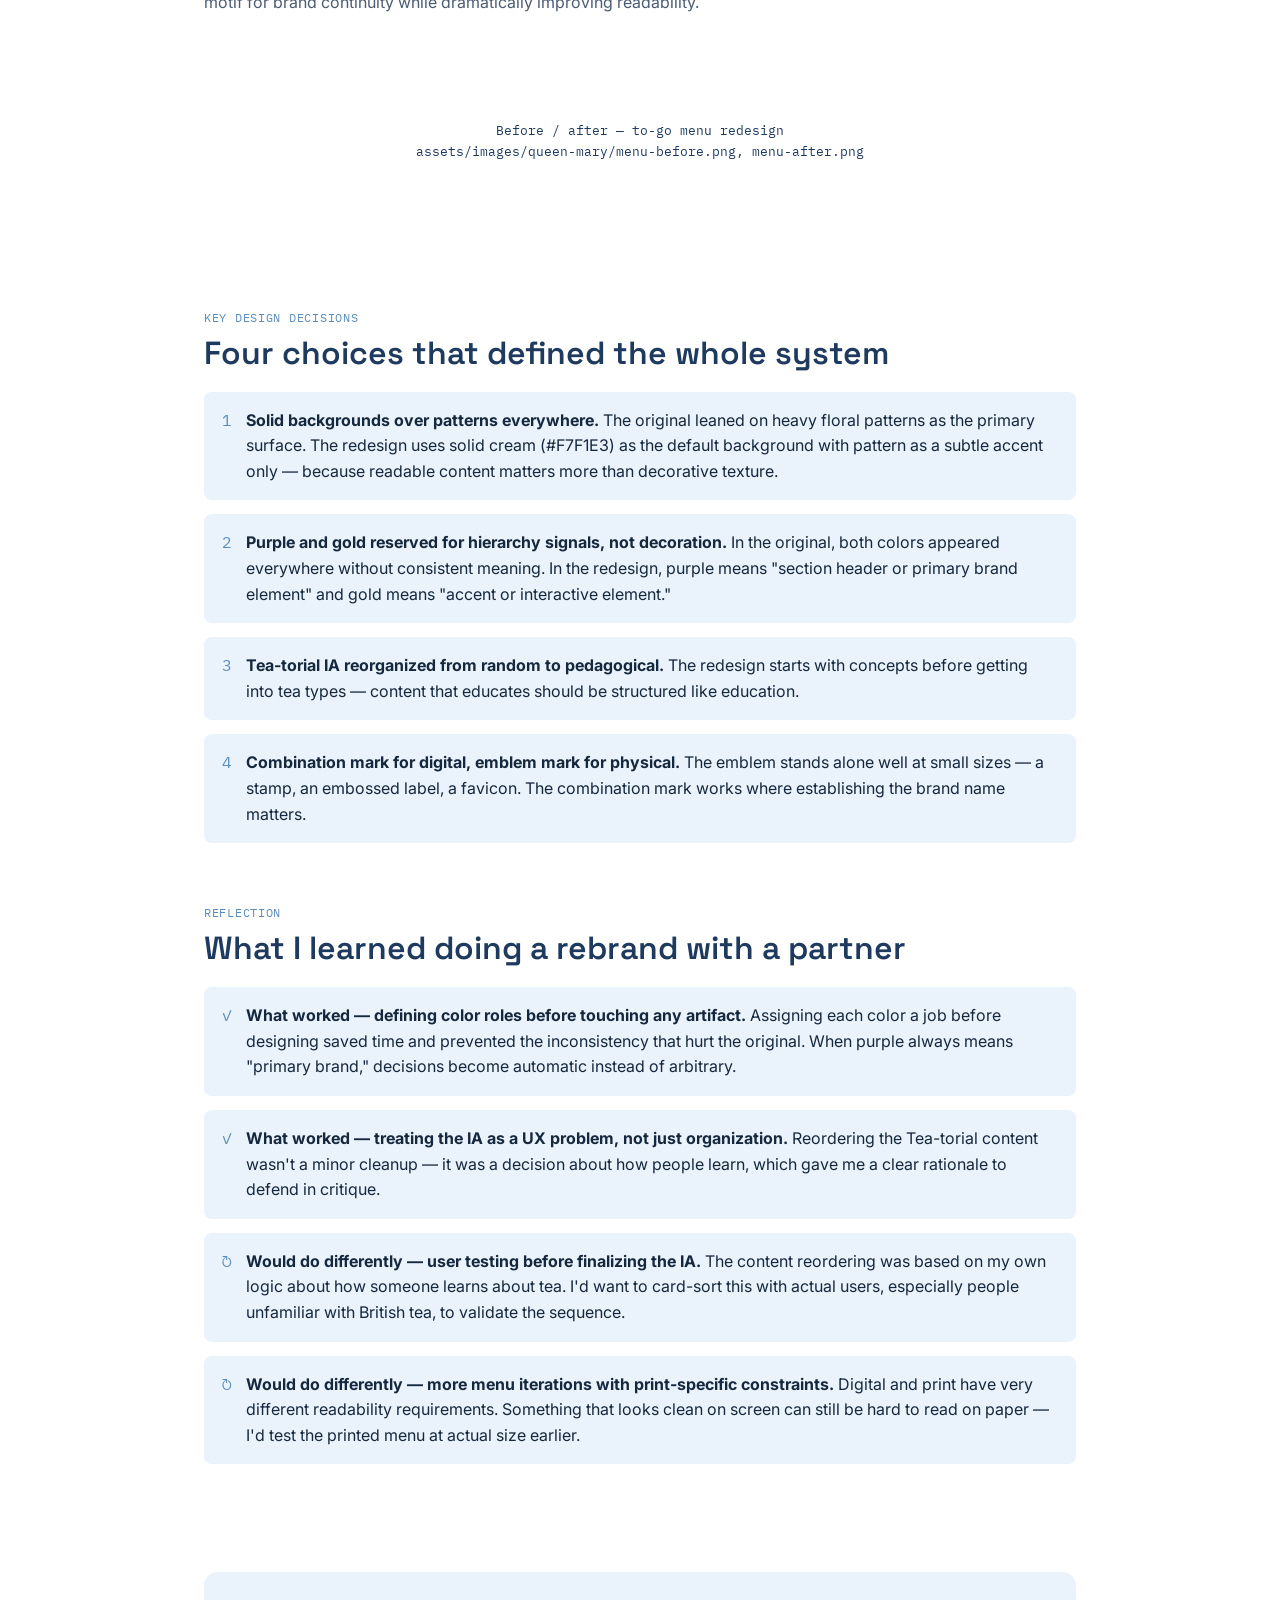
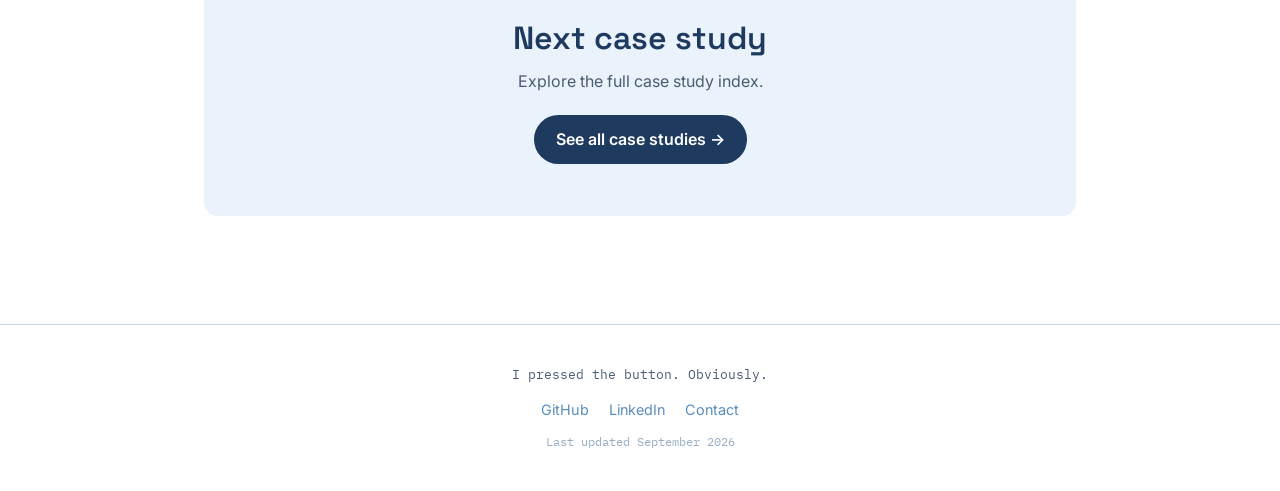
<file: case-studies/queen-mary.html>
<!DOCTYPE html>
<html lang="en">
<head>
<meta charset="UTF-8">
<meta name="viewport" content="width=device-width, initial-scale=1.0">
<!-- Google Analytics (GA4) -->
<script async src="https://www.googletagmanager.com/gtag/js?id=G-GP480TKW8N"></script>
<script>
  window.dataLayer = window.dataLayer || [];
  function gtag(){dataLayer.push(arguments);}
  gtag('js', new Date());
  gtag('config', 'G-GP480TKW8N');
</script>
<title>Queen Mary Tea Rebrand — Veronique Gunawan</title>
<meta name="description" content="Rebuilding the identity of one of Seattle's oldest tea rooms — logo system, color, typography, and two redesigned artifacts.">
<link rel="stylesheet" href="../assets/css/style.css">
</head>
<body>

<nav class="site-nav">
  <div class="wrap-wide">
    <a href="../index.html" class="nav-name">Veronique Gunawan</a>
    <ul class="nav-links">
      <li><a href="index.html">Case Studies</a></li>
      <li><a href="../about.html">About</a></li>
      <li><a href="https://drive.google.com/file/d/1rz07dSJLbTszyicRcccmX44-TskMjExK/view?usp=sharing" target="_blank" rel="noopener">Resume</a></li>
      <li><a href="mailto:veronique.gunawan@gmail.com">Contact</a></li>
    </ul>
  </div>
</nav>

<header class="wrap" style="padding-top:40px;">
  <a class="back-link" href="index.html">← All work</a>
  <div style="margin-top:20px;">
    <span class="tag">Brand Design</span><span class="tag">Visual Design</span><span class="tag">UX / IA</span><span class="tag">HCDE 308</span><span class="tag">Partner Project</span>
  </div>
  <h1 style="margin-top:14px;">Queen Mary Tea: fancy but approachable, finally looking the part</h1>
  <p class="lede">One of Seattle's oldest independent tea rooms had a brand that felt as cluttered as their original website — busy backgrounds, mismatched fonts, and a to-go menu that was nearly impossible to read. This project rebuilt the identity from the ground up: new logo, color system, typography, and two redesigned artifacts.</p>
  <div class="scan-bar">
    <div class="scan-bar__item"><span class="scan-bar__label">Problem</span><p>A "fancy but approachable" brand undercut by visual clutter — competing background patterns, inconsistent type, and no color hierarchy.</p></div>
    <div class="scan-bar__item"><span class="scan-bar__label">Approach</span><p>Built a full identity system — palette, typography, logo marks — then applied it to a website page and a physical to-go menu.</p></div>
    <div class="scan-bar__item impact"><span class="scan-bar__label">Impact</span><p>Website information architecture reorganized from unordered to pedagogical sequencing; both artifacts defended in peer + faculty critique.</p></div>
  </div>

  <div class="meta-grid">
    <div><div class="label">My Role</div><div class="value">Brand + UX Designer — identity developed with a partner, artifacts designed independently</div></div>
    <div><div class="label">Course</div><div class="value">HCDE 308, Spring 2026, UW — partner project</div></div>
    <div><div class="label">Deliverables</div><div class="value">Logo system, Tea-torial page redesign, to-go menu redesign</div></div>
    <div><div class="label">Process</div><div class="value">Peer + professor critiques, final defended presentation</div></div>
  </div>

  <div class="stat-row">
    <div class="stat-block"><div class="num">2</div><div class="label">artifacts redesigned — a digital website page and a physical to-go menu</div></div>
    <div class="stat-block"><div class="num">5</div><div class="label">color tokens defined with clear hierarchy and use cases</div></div>
    <div class="stat-block"><div class="num">3</div><div class="label">typefaces chosen, each mapped to a specific brand role</div></div>
  </div>
</header>

<section class="wrap">
  <span class="section-label">Process</span>
  <div class="process-steps">
    <div class="process-step"><span class="num">01</span><h4>Research</h4><p>Brand audit, competitor + complementor analysis, audience definition</p></div>
    <div class="process-step"><span class="num">02</span><h4>Direction</h4><p>Mood board, design intent, three brand pillars: community, traditional, elegant</p></div>
    <div class="process-step"><span class="num">03</span><h4>Identity</h4><p>Color palette, typography system, logo iterations, combination + emblem marks</p></div>
    <div class="process-step"><span class="num">04</span><h4>Apply</h4><p>Tea-torial website redesign, to-go menu redesign, IA restructure</p></div>
  </div>
</section>

<section class="wrap">
  <span class="section-label">Context</span>
  <h2>A beloved Seattle institution with a brand that wasn't keeping up</h2>
  <p>Queen Mary Tea is one of the oldest independent tea rooms in America — a formal British tea experience with scones, pastries, and custom blended teas. The target audience bridges generations: women who want to bring their grandmothers and granddaughters together over afternoon tea.</p>
  <p>The brand positioning was clear — "fancy but approachable" — but the existing visual identity wasn't delivering on either half. It leaned too busy to feel elegant, and too overwhelming to feel welcoming.</p>

  <blockquote>Queen Mary's brand identity should communicate a sense of community within traditional and elegant British tea culture — to tea lovers in Seattle and tourists alike.<cite>Design intent</cite></blockquote>

  <div class="img-placeholder">Queen Mary storefront, Madison Valley, Seattle<br>assets/images/queen-mary/storefront.jpg</div>
</section>

<section class="wrap">
  <span class="section-label">Color System</span>
  <h2>Five colors, each with a job</h2>
  <p>The palette needed to feel historically grounded without feeling stuffy, and warm enough for the community aspect without losing the elegance. Every color was assigned a specific role before it touched any artifact.</p>
  <p>Color, typography, and logo direction were each developed independently by my partner and me, then brought together for a series of peer and professor critiques — examining each other's work, challenging decisions, and refining rationale through multiple rounds of feedback. Being able to explain <em>why</em> each decision was made was a core requirement of the project.</p>

  <table>
    <thead><tr><th>Swatch</th><th>Hex</th><th>Role</th></tr></thead>
    <tbody>
      <tr><td style="background:#5D0E79; width:40px;"></td><td>#5D0E79</td><td>Logo + outlines — the primary brand color, regal and unmistakably Queen Mary</td></tr>
      <tr><td style="background:#D9AD46;"></td><td>#D9AD46</td><td>Logo accent + highlights — gold frames and crown detail, referencing Victorian elegance</td></tr>
      <tr><td style="background:#D3C5ED;"></td><td>#D3C5ED</td><td>Text backgrounds — soft lavender that makes text stand out without heaviness</td></tr>
      <tr><td style="background:#F7F1E3;"></td><td>#F7F1E3</td><td>Primary background — warm cream, referencing aged paper, linen, teacups</td></tr>
      <tr><td style="background:#F5F0FF;"></td><td>#F5F0FF</td><td>Secondary text backgrounds — pale lavender, lighter for layering</td></tr>
    </tbody>
  </table>
</section>

<section class="wrap">
  <span class="section-label">Typography</span>
  <h2>Three typefaces, one voice</h2>
  <p>Each typeface was chosen for a specific role — not just aesthetics, but what it communicates to someone glancing at the menu or landing on the website for the first time.</p>

  <table>
    <thead><tr><th>Typeface</th><th>Role</th><th>Why</th></tr></thead>
    <tbody>
      <tr><td>Zen Old Mincho</td><td>Brand name / logo wordmark</td><td>Contains a Q that mirrors the Q in the emblem mark — visual cohesion between wordmark and icon</td></tr>
      <tr><td>EB Garamond</td><td>Titles and section headers</td><td>Formal yet inviting — matches the "fancy but approachable" brief without feeling cold</td></tr>
      <tr><td>Laila</td><td>Body text</td><td>Elegant sans-serif, legible at menu sizes without losing brand character</td></tr>
    </tbody>
  </table>
</section>

<section class="wrap">
  <span class="section-label">Identity</span>
  <h2>Two marks, one system</h2>
  <p>The logo system uses an emblem mark and a wordmark that combine into a combination mark. The emblem — a crowned Q with a gold teacup at the center — stands alone on physical items like stamps or embossed labels. The combination mark adds the wordmark for contexts where the brand name needs to be explicit.</p>

  <div class="img-placeholder">Combination mark + emblem mark<br>assets/images/queen-mary/logo-combination.png, logo-emblem.png</div>

  <blockquote>The identity system — color palette, typography, and logo direction — was developed through a partner collaboration: each of us generated ideas independently, then came together through multiple rounds of peer and professor critiques to pressure-test and refine our choices. The final logo is mine; the two artifacts in this case study (the Tea-torial page and the to-go menu) were designed and executed independently by me. My partner produced two separate artifacts of their own.<cite>Collaboration note</cite></blockquote>

  <blockquote>Google Gemini was used in the initial stages of the emblem mark — the concept was my own. Sample prompt: "The Q looks like an emblem, add this tea cup to the middle and a crown on top to create an emblem logo." Further iterations were done by hand. Claude was used to recolor images to match the final palette.<cite>AI transparency</cite></blockquote>
</section>

<section class="wrap">
  <span class="section-label">Digital Redesign — Tea-torial Page</span>
  <h2>The website wasn't cluttered by accident — it just had no system</h2>
  <p>The original Tea-torial page was trying to do too much at once: multiple background patterns competed with text, fonts changed sizes without reason, and the content order followed no clear logic. A user trying to learn about different types of tea would have to fight the page to do it. The core problem wasn't any single element — it was the absence of visual hierarchy.</p>

  <div class="img-placeholder">Before / after — Tea-torial page redesign<br>assets/images/queen-mary/teatorial-before.png, teatorial-after.png</div>

  <h3 style="margin-top:28px;">Reorganizing the information architecture</h3>
  <p>The original Tea-torial content had no clear order — types of tea and topics were interleaved with no logic. The redesign groups content by category, starting with foundational concepts (afternoon tea vs. high tea, food terms, caffeine and weights) before moving into specific tea types — mimicking how someone would actually be taught about British tea culture.</p>
  <p>The original nav bar was also cluttered and made finding reservations difficult, so "Visit" became a dedicated nav item with the Tea-torial page nested underneath it — letting visitors know what they're getting into before they dive in.</p>
</section>

<section class="wrap">
  <span class="section-label">Analog Redesign — To-Go Menu</span>
  <h2>Everything was cramped together</h2>
  <p>The original to-go menu packed tea listings against a busy decorative background, making it difficult to read and overwhelming at a glance. The redesign simplifies the background and spaces out the text, keeping the same tea cup motif for brand continuity while dramatically improving readability.</p>

  <div class="img-placeholder">Before / after — to-go menu redesign<br>assets/images/queen-mary/menu-before.png, menu-after.png</div>
</section>

<section class="wrap">
  <span class="section-label">Key Design Decisions</span>
  <h2>Four choices that defined the whole system</h2>
  <div class="finding-list">
    <div class="finding"><span class="arrow">1</span><div><strong>Solid backgrounds over patterns everywhere.</strong> The original leaned on heavy floral patterns as the primary surface. The redesign uses solid cream (#F7F1E3) as the default background with pattern as a subtle accent only — because readable content matters more than decorative texture.</div></div>
    <div class="finding"><span class="arrow">2</span><div><strong>Purple and gold reserved for hierarchy signals, not decoration.</strong> In the original, both colors appeared everywhere without consistent meaning. In the redesign, purple means "section header or primary brand element" and gold means "accent or interactive element."</div></div>
    <div class="finding"><span class="arrow">3</span><div><strong>Tea-torial IA reorganized from random to pedagogical.</strong> The redesign starts with concepts before getting into tea types — content that educates should be structured like education.</div></div>
    <div class="finding"><span class="arrow">4</span><div><strong>Combination mark for digital, emblem mark for physical.</strong> The emblem stands alone well at small sizes — a stamp, an embossed label, a favicon. The combination mark works where establishing the brand name matters.</div></div>
  </div>
</section>

<section class="wrap">
  <span class="section-label">Reflection</span>
  <h2>What I learned doing a rebrand with a partner</h2>
  <div class="finding-list">
    <div class="finding"><span class="arrow">✓</span><div><strong>What worked — defining color roles before touching any artifact.</strong> Assigning each color a job before designing saved time and prevented the inconsistency that hurt the original. When purple always means "primary brand," decisions become automatic instead of arbitrary.</div></div>
    <div class="finding"><span class="arrow">✓</span><div><strong>What worked — treating the IA as a UX problem, not just organization.</strong> Reordering the Tea-torial content wasn't a minor cleanup — it was a decision about how people learn, which gave me a clear rationale to defend in critique.</div></div>
    <div class="finding"><span class="arrow">↻</span><div><strong>Would do differently — user testing before finalizing the IA.</strong> The content reordering was based on my own logic about how someone learns about tea. I'd want to card-sort this with actual users, especially people unfamiliar with British tea, to validate the sequence.</div></div>
    <div class="finding"><span class="arrow">↻</span><div><strong>Would do differently — more menu iterations with print-specific constraints.</strong> Digital and print have very different readability requirements. Something that looks clean on screen can still be hard to read on paper — I'd test the printed menu at actual size earlier.</div></div>
  </div>
</section>

<section class="wrap">
  <div class="cta-band">
    <h2>Next case study</h2>
    <p>Explore the full case study index.</p>
    <a href="index.html" class="btn btn-primary">See all case studies →</a>
  </div>
</section>

<footer>
  <div class="wrap">
    <div class="press-line">I pressed the button. Obviously.</div>
    <div class="footer-links">
      <a href="https://github.com/Veroniki5208" target="_blank" rel="noopener">GitHub</a>
      <a href="https://www.linkedin.com/in/veronique-gunawan/" target="_blank" rel="noopener">LinkedIn</a>
      <a href="mailto:veronique.gunawan@gmail.com">Contact</a>
    </div>
    <div class="updated">Last updated September 2026</div>
  </div>
</footer>

</body>
</html>
</file>
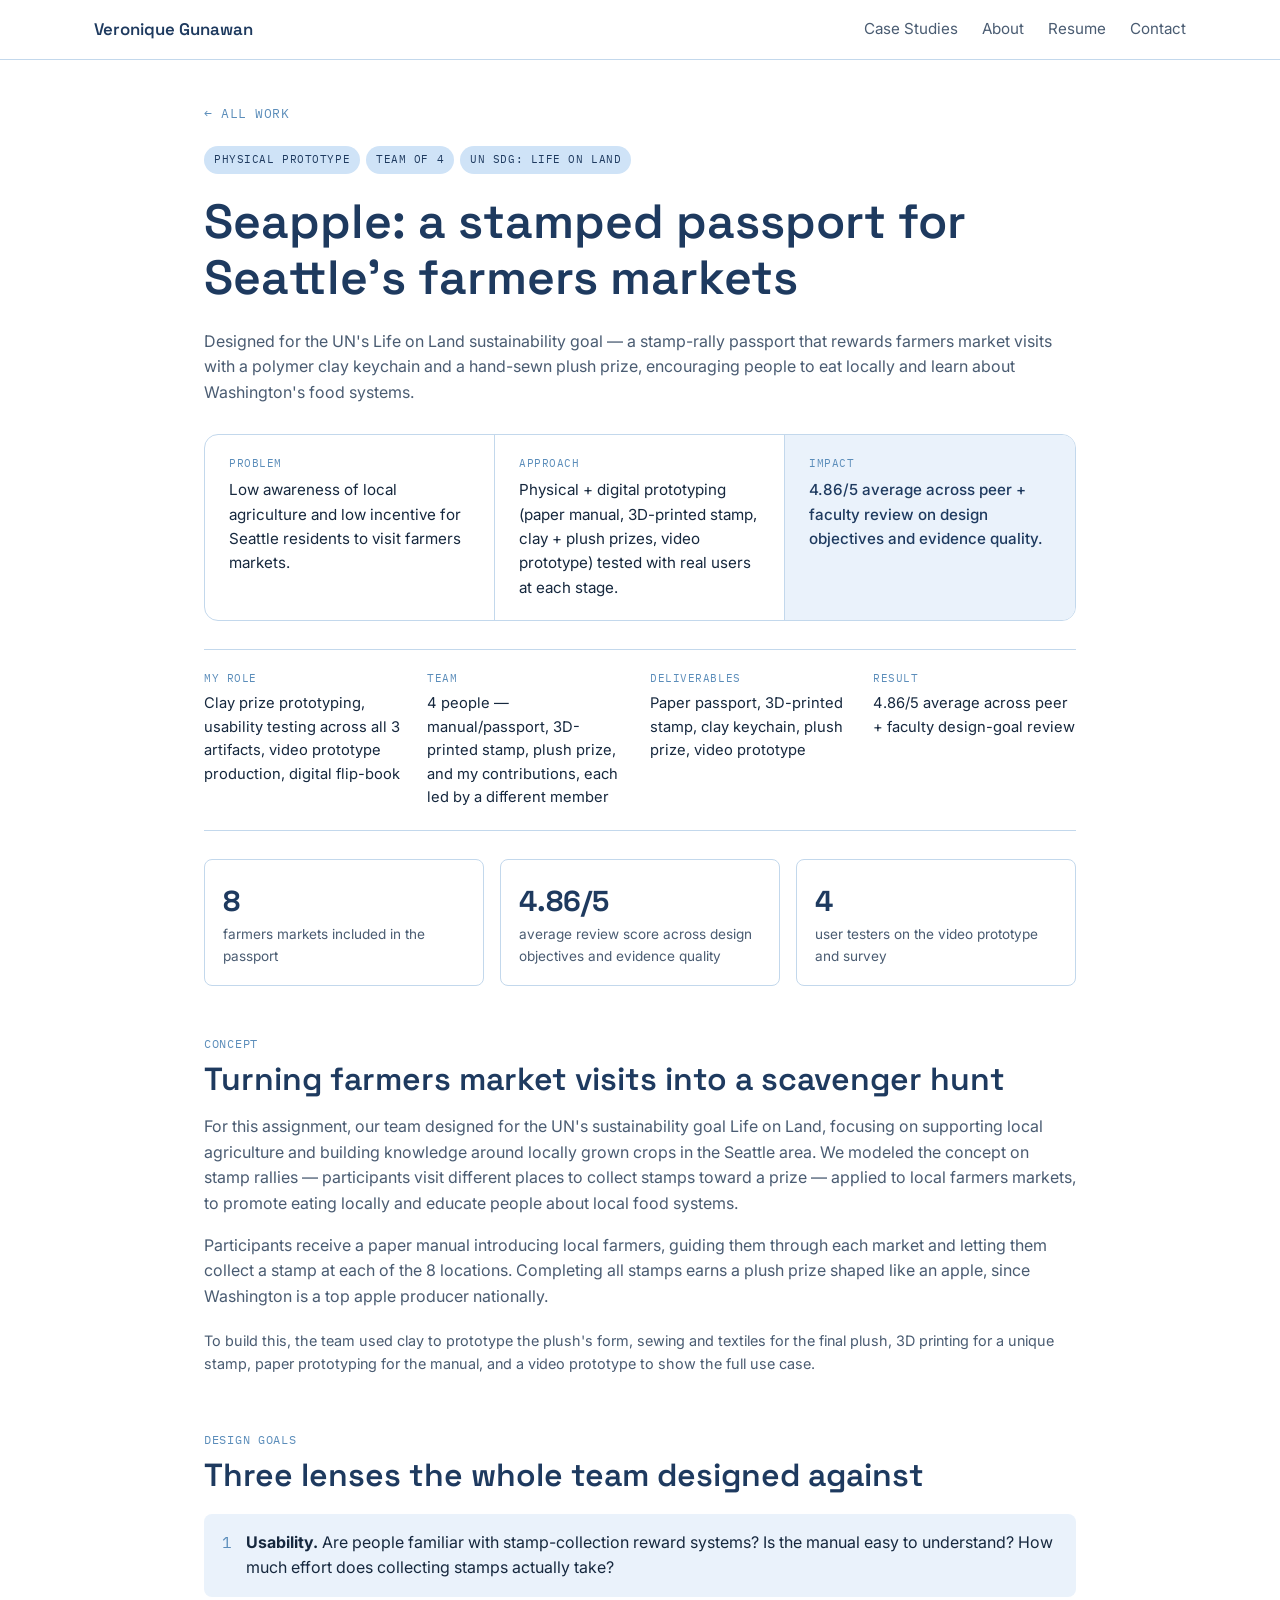
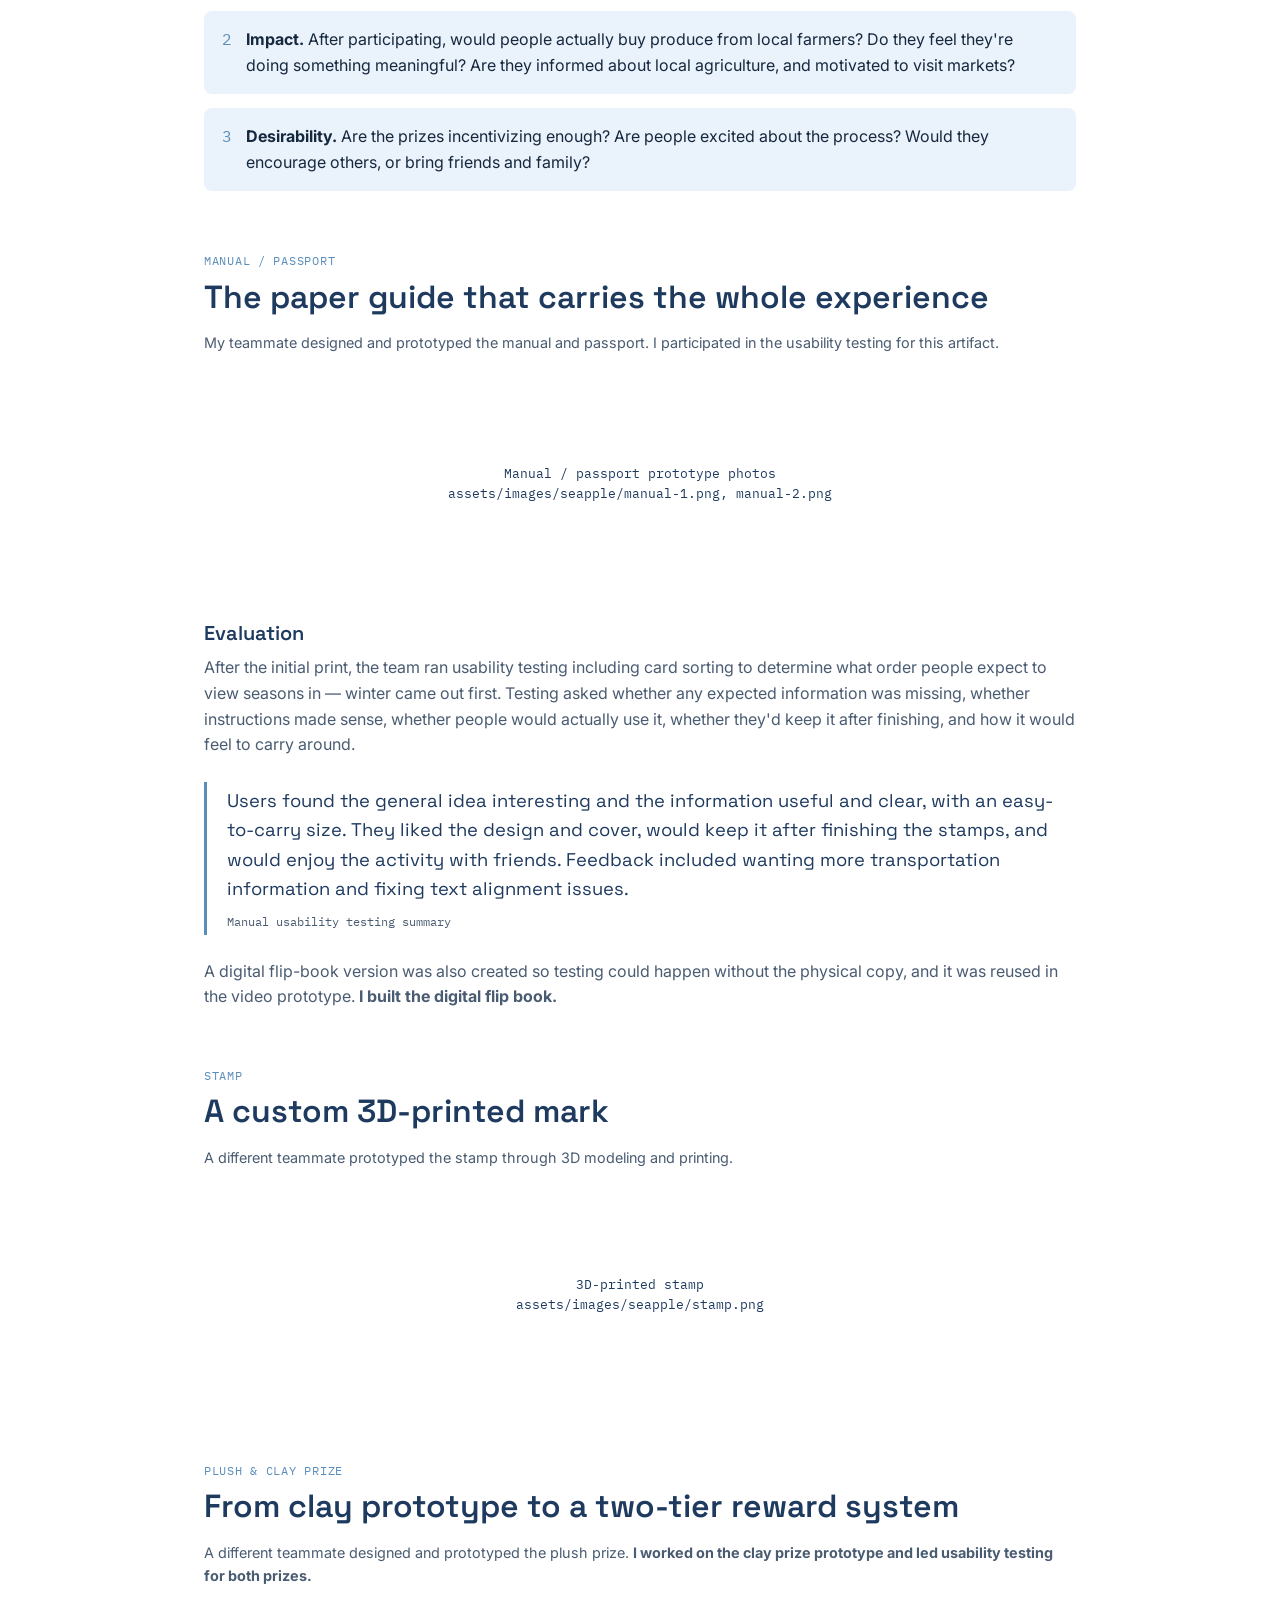
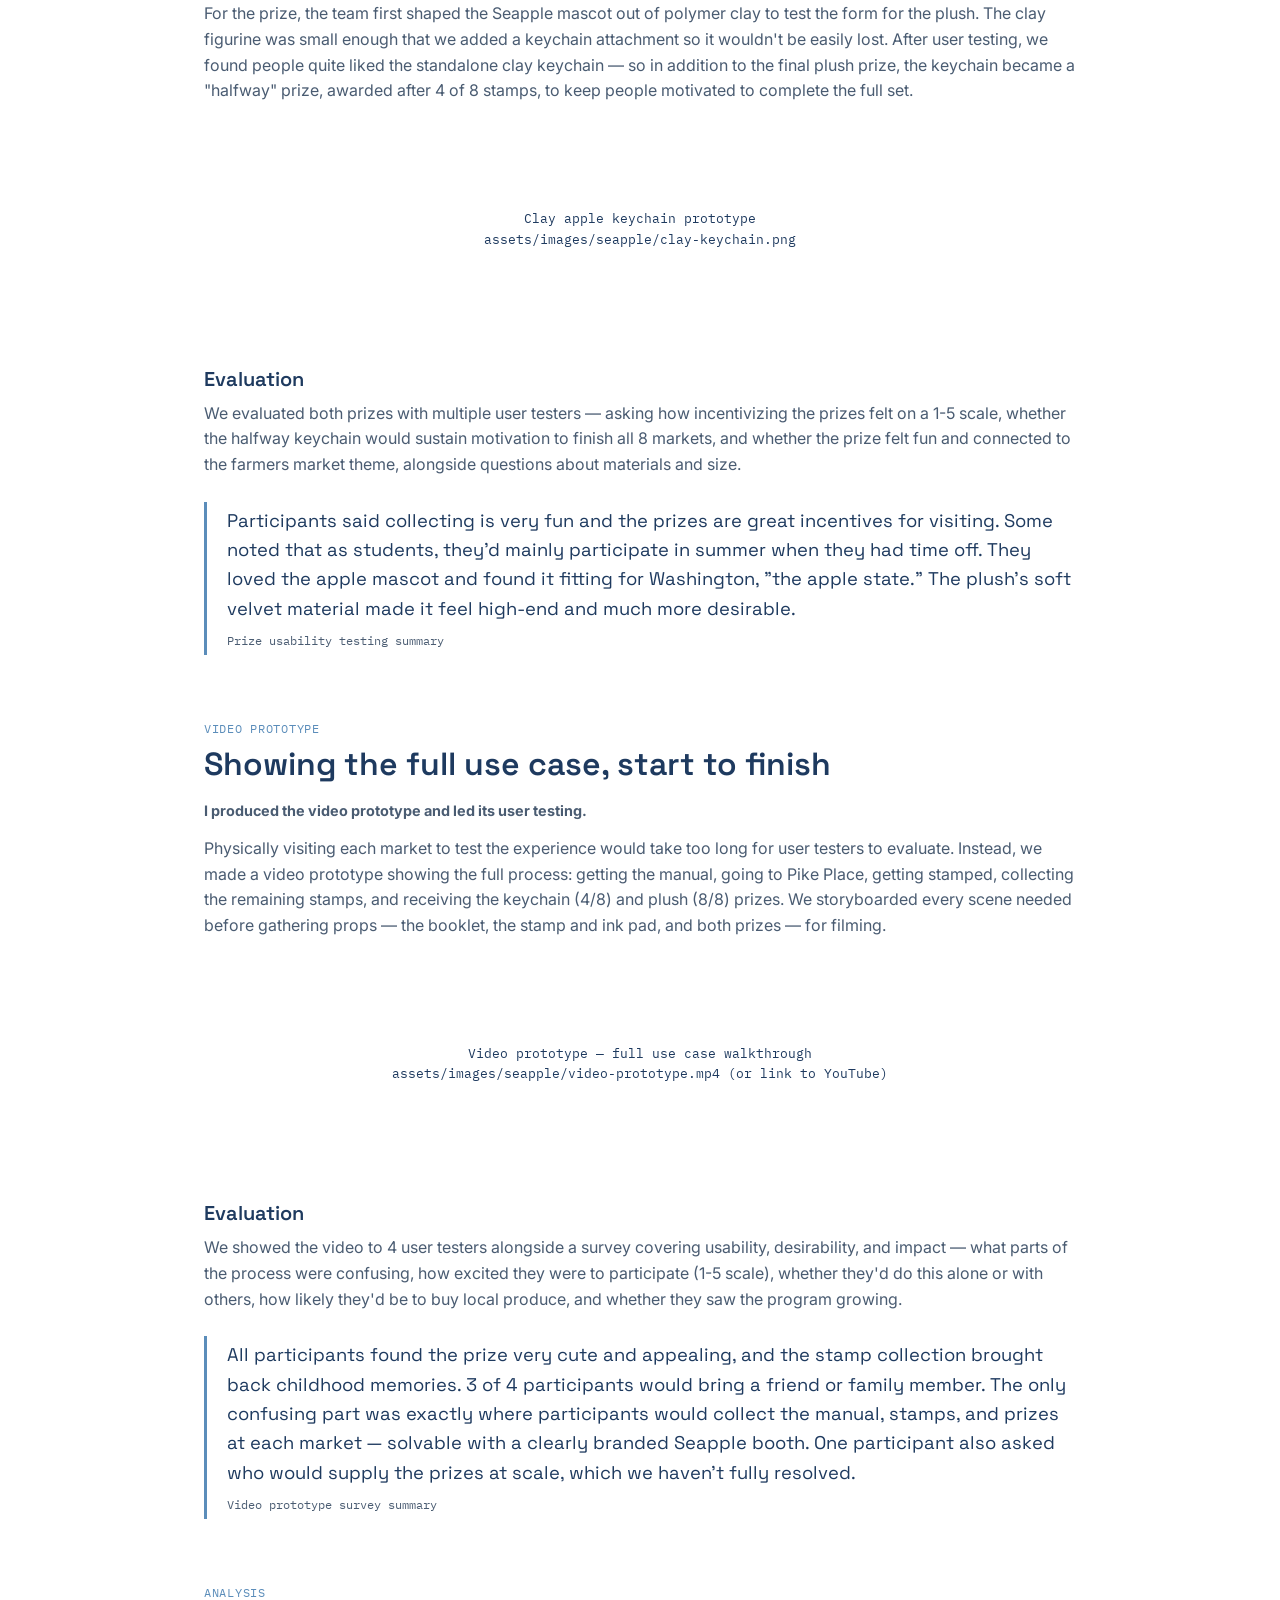
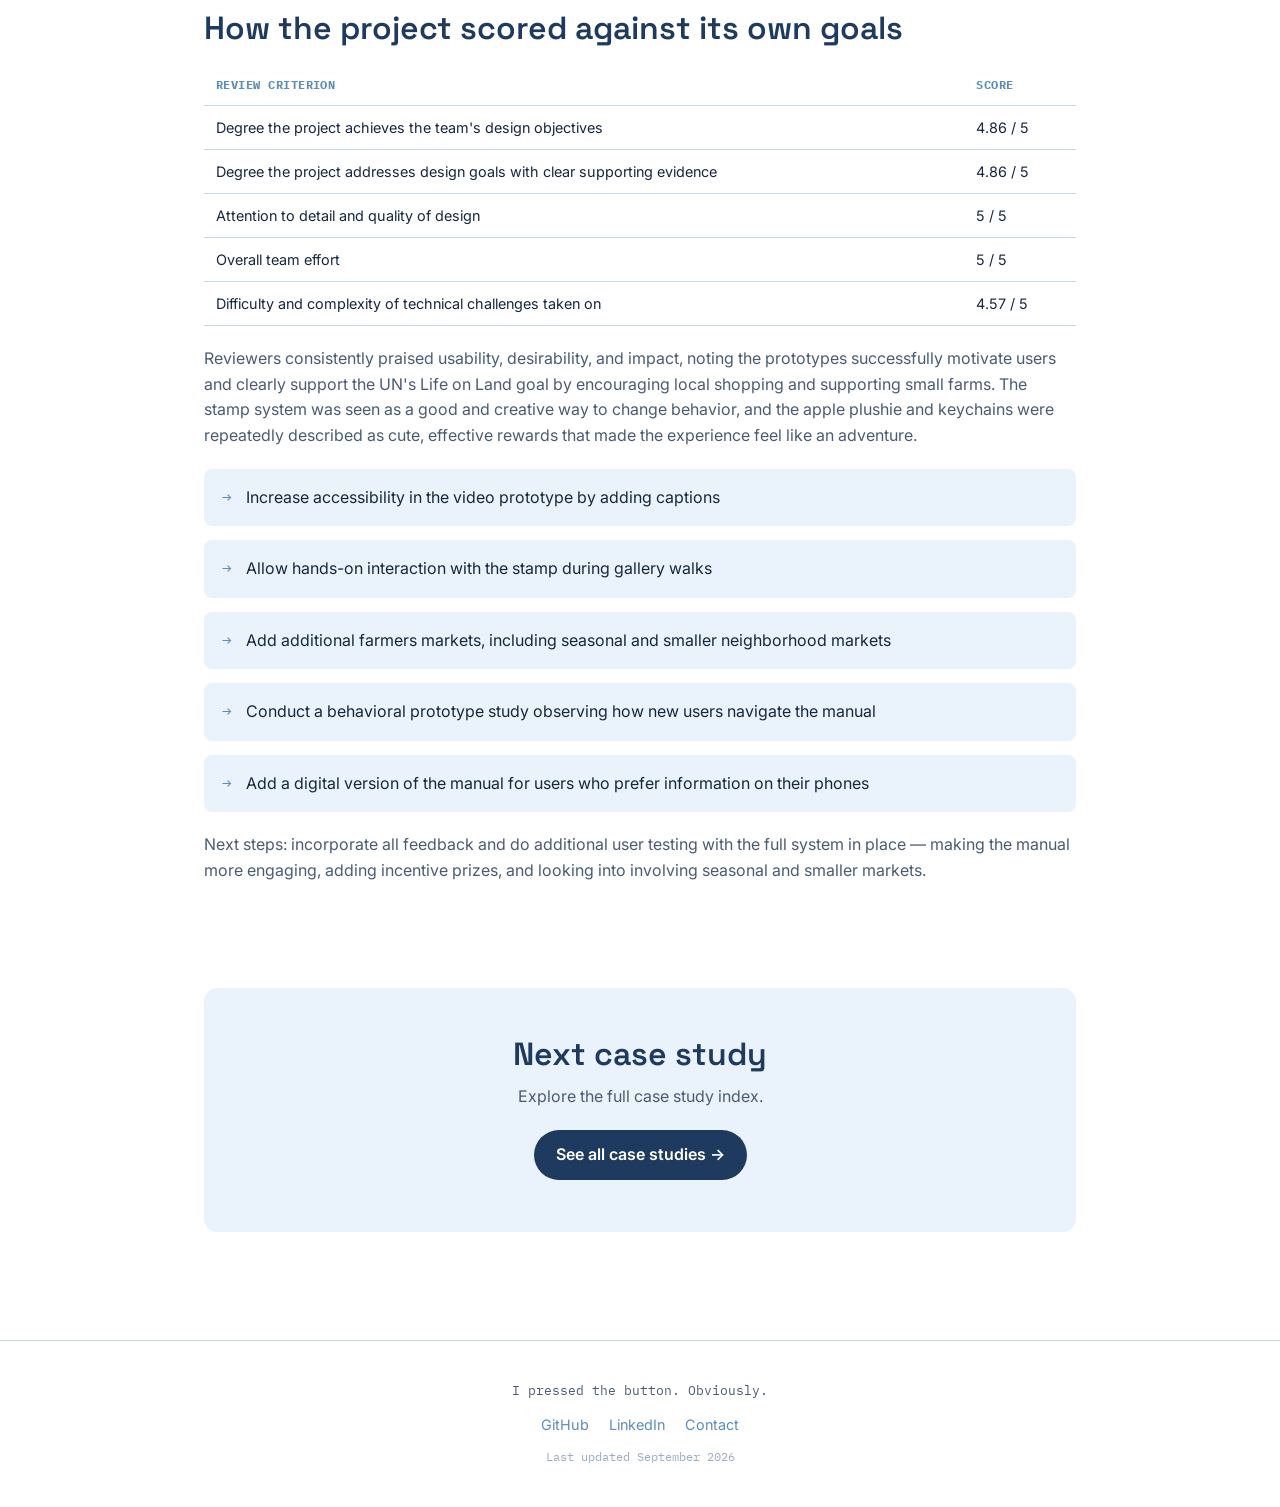
<file: case-studies/seapple.html>
<!DOCTYPE html>
<html lang="en">
<head>
<meta charset="UTF-8">
<meta name="viewport" content="width=device-width, initial-scale=1.0">
<!-- Google Analytics (GA4) -->
<script async src="https://www.googletagmanager.com/gtag/js?id=G-GP480TKW8N"></script>
<script>
  window.dataLayer = window.dataLayer || [];
  function gtag(){dataLayer.push(arguments);}
  gtag('js', new Date());
  gtag('config', 'G-GP480TKW8N');
</script>
<title>Seapple — Veronique Gunawan</title>
<meta name="description" content="A stamp-rally passport encouraging Seattle residents to visit local farmers markets — designed for the UN's Life on Land sustainability goal.">
<link rel="stylesheet" href="../assets/css/style.css">
</head>
<body>

<nav class="site-nav">
  <div class="wrap-wide">
    <a href="../index.html" class="nav-name">Veronique Gunawan</a>
    <ul class="nav-links">
      <li><a href="index.html">Case Studies</a></li>
      <li><a href="../about.html">About</a></li>
      <li><a href="https://drive.google.com/file/d/1rz07dSJLbTszyicRcccmX44-TskMjExK/view?usp=sharing" target="_blank" rel="noopener">Resume</a></li>
      <li><a href="mailto:veronique.gunawan@gmail.com">Contact</a></li>
    </ul>
  </div>
</nav>

<header class="wrap" style="padding-top:40px;">
  <a class="back-link" href="index.html">← All work</a>
  <div style="margin-top:20px;">
    <span class="tag">Physical Prototype</span><span class="tag">Team of 4</span><span class="tag">UN SDG: Life on Land</span>
  </div>
  <h1 style="margin-top:14px;">Seapple: a stamped passport for Seattle's farmers markets</h1>
  <p class="lede">Designed for the UN's Life on Land sustainability goal — a stamp-rally passport that rewards farmers market visits with a polymer clay keychain and a hand-sewn plush prize, encouraging people to eat locally and learn about Washington's food systems.</p>
  <div class="scan-bar">
    <div class="scan-bar__item"><span class="scan-bar__label">Problem</span><p>Low awareness of local agriculture and low incentive for Seattle residents to visit farmers markets.</p></div>
    <div class="scan-bar__item"><span class="scan-bar__label">Approach</span><p>Physical + digital prototyping (paper manual, 3D-printed stamp, clay + plush prizes, video prototype) tested with real users at each stage.</p></div>
    <div class="scan-bar__item impact"><span class="scan-bar__label">Impact</span><p>4.86/5 average across peer + faculty review on design objectives and evidence quality.</p></div>
  </div>

  <div class="meta-grid">
    <div><div class="label">My Role</div><div class="value">Clay prize prototyping, usability testing across all 3 artifacts, video prototype production, digital flip-book</div></div>
    <div><div class="label">Team</div><div class="value">4 people — manual/passport, 3D-printed stamp, plush prize, and my contributions, each led by a different member</div></div>
    <div><div class="label">Deliverables</div><div class="value">Paper passport, 3D-printed stamp, clay keychain, plush prize, video prototype</div></div>
    <div><div class="label">Result</div><div class="value">4.86/5 average across peer + faculty design-goal review</div></div>
  </div>

  <div class="stat-row">
    <div class="stat-block"><div class="num">8</div><div class="label">farmers markets included in the passport</div></div>
    <div class="stat-block"><div class="num">4.86/5</div><div class="label">average review score across design objectives and evidence quality</div></div>
    <div class="stat-block"><div class="num">4</div><div class="label">user testers on the video prototype and survey</div></div>
  </div>
</header>

<section class="wrap">
  <span class="section-label">Concept</span>
  <h2>Turning farmers market visits into a scavenger hunt</h2>
  <p>For this assignment, our team designed for the UN's sustainability goal Life on Land, focusing on supporting local agriculture and building knowledge around locally grown crops in the Seattle area. We modeled the concept on stamp rallies — participants visit different places to collect stamps toward a prize — applied to local farmers markets, to promote eating locally and educate people about local food systems.</p>
  <p>Participants receive a paper manual introducing local farmers, guiding them through each market and letting them collect a stamp at each of the 8 locations. Completing all stamps earns a plush prize shaped like an apple, since Washington is a top apple producer nationally.</p>

  <p style="margin-top:20px; font-size:0.9rem; color:var(--ink-soft);">To build this, the team used clay to prototype the plush's form, sewing and textiles for the final plush, 3D printing for a unique stamp, paper prototyping for the manual, and a video prototype to show the full use case.</p>
</section>

<section class="wrap">
  <span class="section-label">Design Goals</span>
  <h2>Three lenses the whole team designed against</h2>
  <div class="finding-list">
    <div class="finding"><span class="arrow">1</span><div><strong>Usability.</strong> Are people familiar with stamp-collection reward systems? Is the manual easy to understand? How much effort does collecting stamps actually take?</div></div>
    <div class="finding"><span class="arrow">2</span><div><strong>Impact.</strong> After participating, would people actually buy produce from local farmers? Do they feel they're doing something meaningful? Are they informed about local agriculture, and motivated to visit markets?</div></div>
    <div class="finding"><span class="arrow">3</span><div><strong>Desirability.</strong> Are the prizes incentivizing enough? Are people excited about the process? Would they encourage others, or bring friends and family?</div></div>
  </div>
</section>

<section class="wrap">
  <span class="section-label">Manual / Passport</span>
  <h2>The paper guide that carries the whole experience</h2>
  <p style="font-size:0.9rem; color:var(--ink-soft); margin-bottom:20px;">My teammate designed and prototyped the manual and passport. I participated in the usability testing for this artifact.</p>

  <div class="img-placeholder">Manual / passport prototype photos<br>assets/images/seapple/manual-1.png, manual-2.png</div>

  <h3 style="margin-top:28px;">Evaluation</h3>
  <p>After the initial print, the team ran usability testing including card sorting to determine what order people expect to view seasons in — winter came out first. Testing asked whether any expected information was missing, whether instructions made sense, whether people would actually use it, whether they'd keep it after finishing, and how it would feel to carry around.</p>

  <blockquote>Users found the general idea interesting and the information useful and clear, with an easy-to-carry size. They liked the design and cover, would keep it after finishing the stamps, and would enjoy the activity with friends. Feedback included wanting more transportation information and fixing text alignment issues.<cite>Manual usability testing summary</cite></blockquote>

  <p style="margin-top:16px;">A digital flip-book version was also created so testing could happen without the physical copy, and it was reused in the video prototype. <strong>I built the digital flip book.</strong></p>
</section>

<section class="wrap">
  <span class="section-label">Stamp</span>
  <h2>A custom 3D-printed mark</h2>
  <p style="font-size:0.9rem; color:var(--ink-soft);">A different teammate prototyped the stamp through 3D modeling and printing.</p>
  <div class="img-placeholder">3D-printed stamp<br>assets/images/seapple/stamp.png</div>
</section>

<section class="wrap">
  <span class="section-label">Plush &amp; Clay Prize</span>
  <h2>From clay prototype to a two-tier reward system</h2>
  <p style="font-size:0.9rem; color:var(--ink-soft);">A different teammate designed and prototyped the plush prize. <strong>I worked on the clay prize prototype and led usability testing for both prizes.</strong></p>

  <p>For the prize, the team first shaped the Seapple mascot out of polymer clay to test the form for the plush. The clay figurine was small enough that we added a keychain attachment so it wouldn't be easily lost. After user testing, we found people quite liked the standalone clay keychain — so in addition to the final plush prize, the keychain became a "halfway" prize, awarded after 4 of 8 stamps, to keep people motivated to complete the full set.</p>

  <div class="img-placeholder">Clay apple keychain prototype<br>assets/images/seapple/clay-keychain.png</div>

  <h3 style="margin-top:28px;">Evaluation</h3>
  <p>We evaluated both prizes with multiple user testers — asking how incentivizing the prizes felt on a 1-5 scale, whether the halfway keychain would sustain motivation to finish all 8 markets, and whether the prize felt fun and connected to the farmers market theme, alongside questions about materials and size.</p>

  <blockquote>Participants said collecting is very fun and the prizes are great incentives for visiting. Some noted that as students, they'd mainly participate in summer when they had time off. They loved the apple mascot and found it fitting for Washington, "the apple state." The plush's soft velvet material made it feel high-end and much more desirable.<cite>Prize usability testing summary</cite></blockquote>
</section>

<section class="wrap">
  <span class="section-label">Video Prototype</span>
  <h2>Showing the full use case, start to finish</h2>
  <p style="font-size:0.9rem; color:var(--ink-soft);"><strong>I produced the video prototype and led its user testing.</strong></p>
  <p>Physically visiting each market to test the experience would take too long for user testers to evaluate. Instead, we made a video prototype showing the full process: getting the manual, going to Pike Place, getting stamped, collecting the remaining stamps, and receiving the keychain (4/8) and plush (8/8) prizes. We storyboarded every scene needed before gathering props — the booklet, the stamp and ink pad, and both prizes — for filming.</p>

  <div class="img-placeholder">Video prototype — full use case walkthrough<br>assets/images/seapple/video-prototype.mp4 (or link to YouTube)</div>

  <h3 style="margin-top:28px;">Evaluation</h3>
  <p>We showed the video to 4 user testers alongside a survey covering usability, desirability, and impact — what parts of the process were confusing, how excited they were to participate (1-5 scale), whether they'd do this alone or with others, how likely they'd be to buy local produce, and whether they saw the program growing.</p>

  <blockquote>All participants found the prize very cute and appealing, and the stamp collection brought back childhood memories. 3 of 4 participants would bring a friend or family member. The only confusing part was exactly where participants would collect the manual, stamps, and prizes at each market — solvable with a clearly branded Seapple booth. One participant also asked who would supply the prizes at scale, which we haven't fully resolved.<cite>Video prototype survey summary</cite></blockquote>
</section>

<section class="wrap">
  <span class="section-label">Analysis</span>
  <h2>How the project scored against its own goals</h2>
  <table>
    <thead><tr><th>Review criterion</th><th>Score</th></tr></thead>
    <tbody>
      <tr><td>Degree the project achieves the team's design objectives</td><td>4.86 / 5</td></tr>
      <tr><td>Degree the project addresses design goals with clear supporting evidence</td><td>4.86 / 5</td></tr>
      <tr><td>Attention to detail and quality of design</td><td>5 / 5</td></tr>
      <tr><td>Overall team effort</td><td>5 / 5</td></tr>
      <tr><td>Difficulty and complexity of technical challenges taken on</td><td>4.57 / 5</td></tr>
    </tbody>
  </table>

  <p style="margin-top:20px;">Reviewers consistently praised usability, desirability, and impact, noting the prototypes successfully motivate users and clearly support the UN's Life on Land goal by encouraging local shopping and supporting small farms. The stamp system was seen as a good and creative way to change behavior, and the apple plushie and keychains were repeatedly described as cute, effective rewards that made the experience feel like an adventure.</p>

  <div class="finding-list" style="margin-top:20px;">
    <div class="finding"><span class="arrow">→</span><div>Increase accessibility in the video prototype by adding captions</div></div>
    <div class="finding"><span class="arrow">→</span><div>Allow hands-on interaction with the stamp during gallery walks</div></div>
    <div class="finding"><span class="arrow">→</span><div>Add additional farmers markets, including seasonal and smaller neighborhood markets</div></div>
    <div class="finding"><span class="arrow">→</span><div>Conduct a behavioral prototype study observing how new users navigate the manual</div></div>
    <div class="finding"><span class="arrow">→</span><div>Add a digital version of the manual for users who prefer information on their phones</div></div>
  </div>

  <p style="margin-top:20px;">Next steps: incorporate all feedback and do additional user testing with the full system in place — making the manual more engaging, adding incentive prizes, and looking into involving seasonal and smaller markets.</p>
</section>

<section class="wrap">
  <div class="cta-band">
    <h2>Next case study</h2>
    <p>Explore the full case study index.</p>
    <a href="index.html" class="btn btn-primary">See all case studies →</a>
  </div>
</section>

<footer>
  <div class="wrap">
    <div class="press-line">I pressed the button. Obviously.</div>
    <div class="footer-links">
      <a href="https://github.com/Veroniki5208" target="_blank" rel="noopener">GitHub</a>
      <a href="https://www.linkedin.com/in/veronique-gunawan/" target="_blank" rel="noopener">LinkedIn</a>
      <a href="mailto:veronique.gunawan@gmail.com">Contact</a>
    </div>
    <div class="updated">Last updated September 2026</div>
  </div>
</footer>

</body>
</html>
</file>
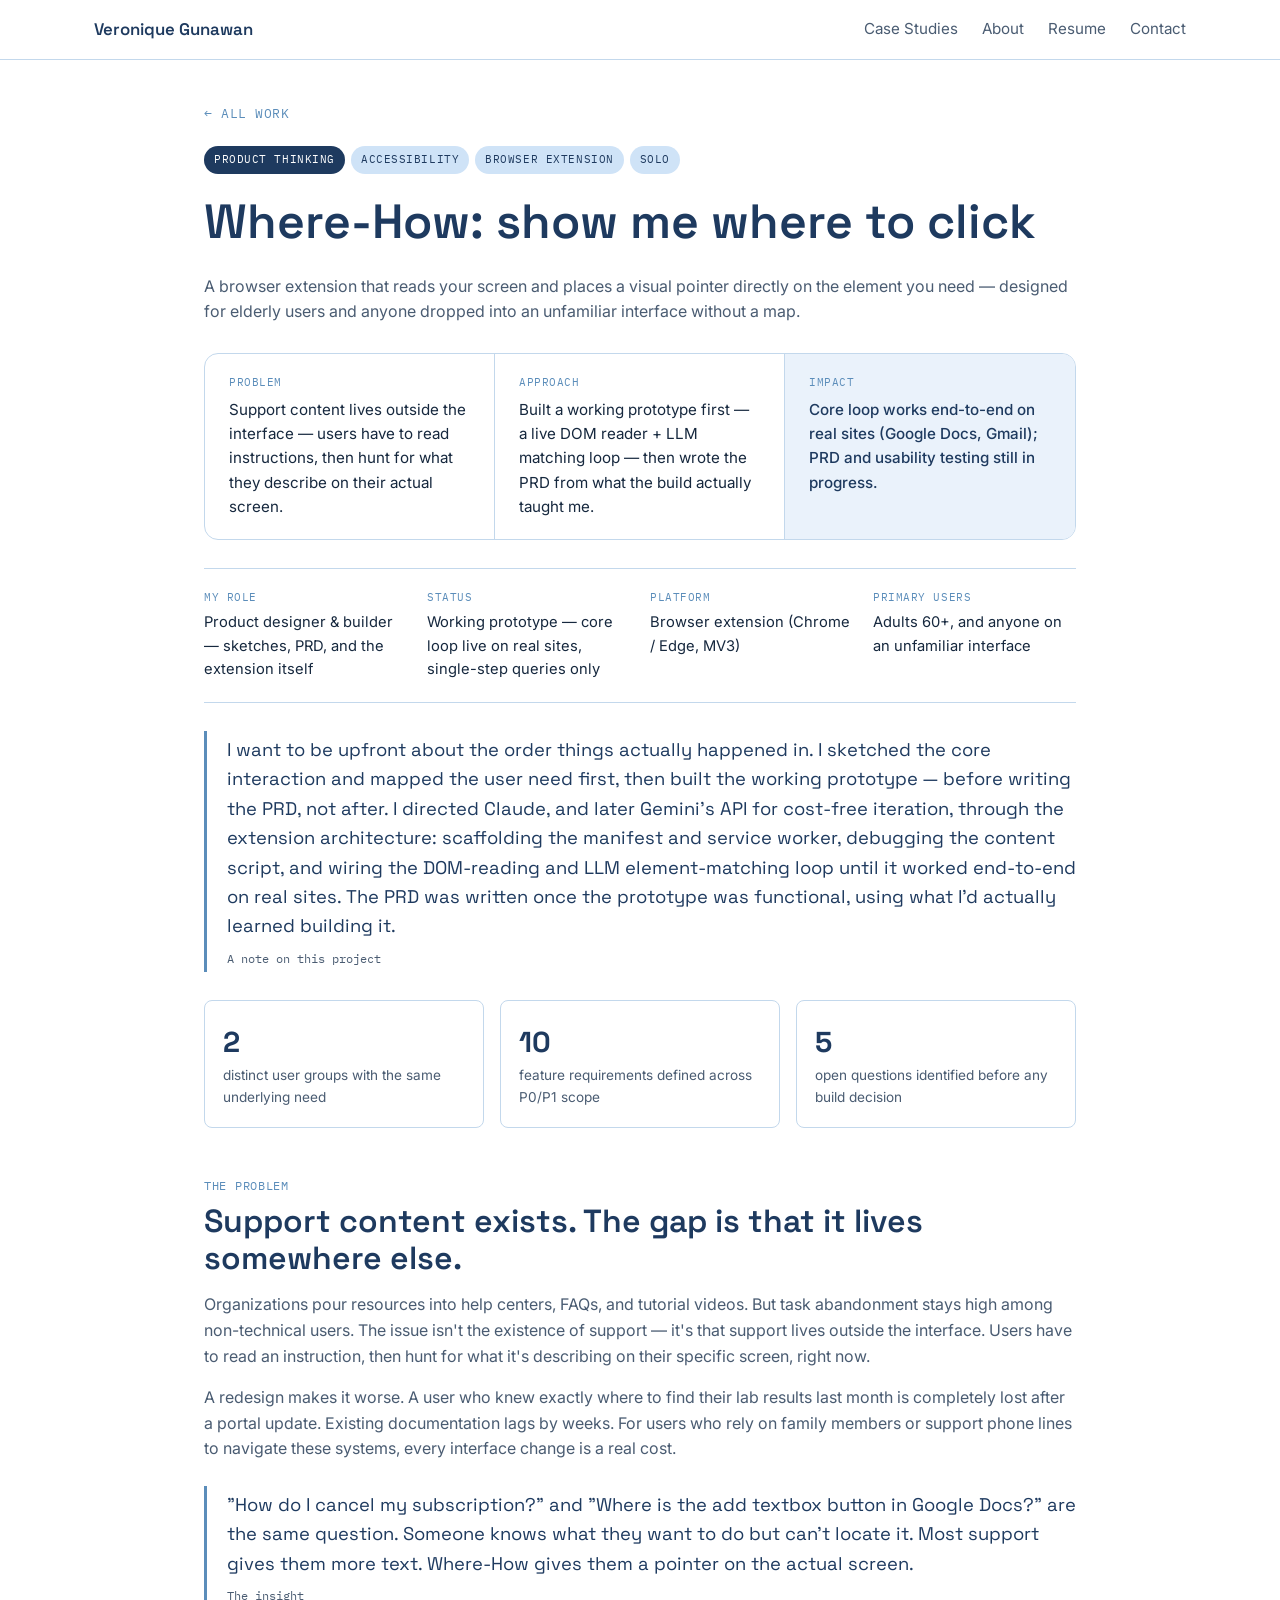
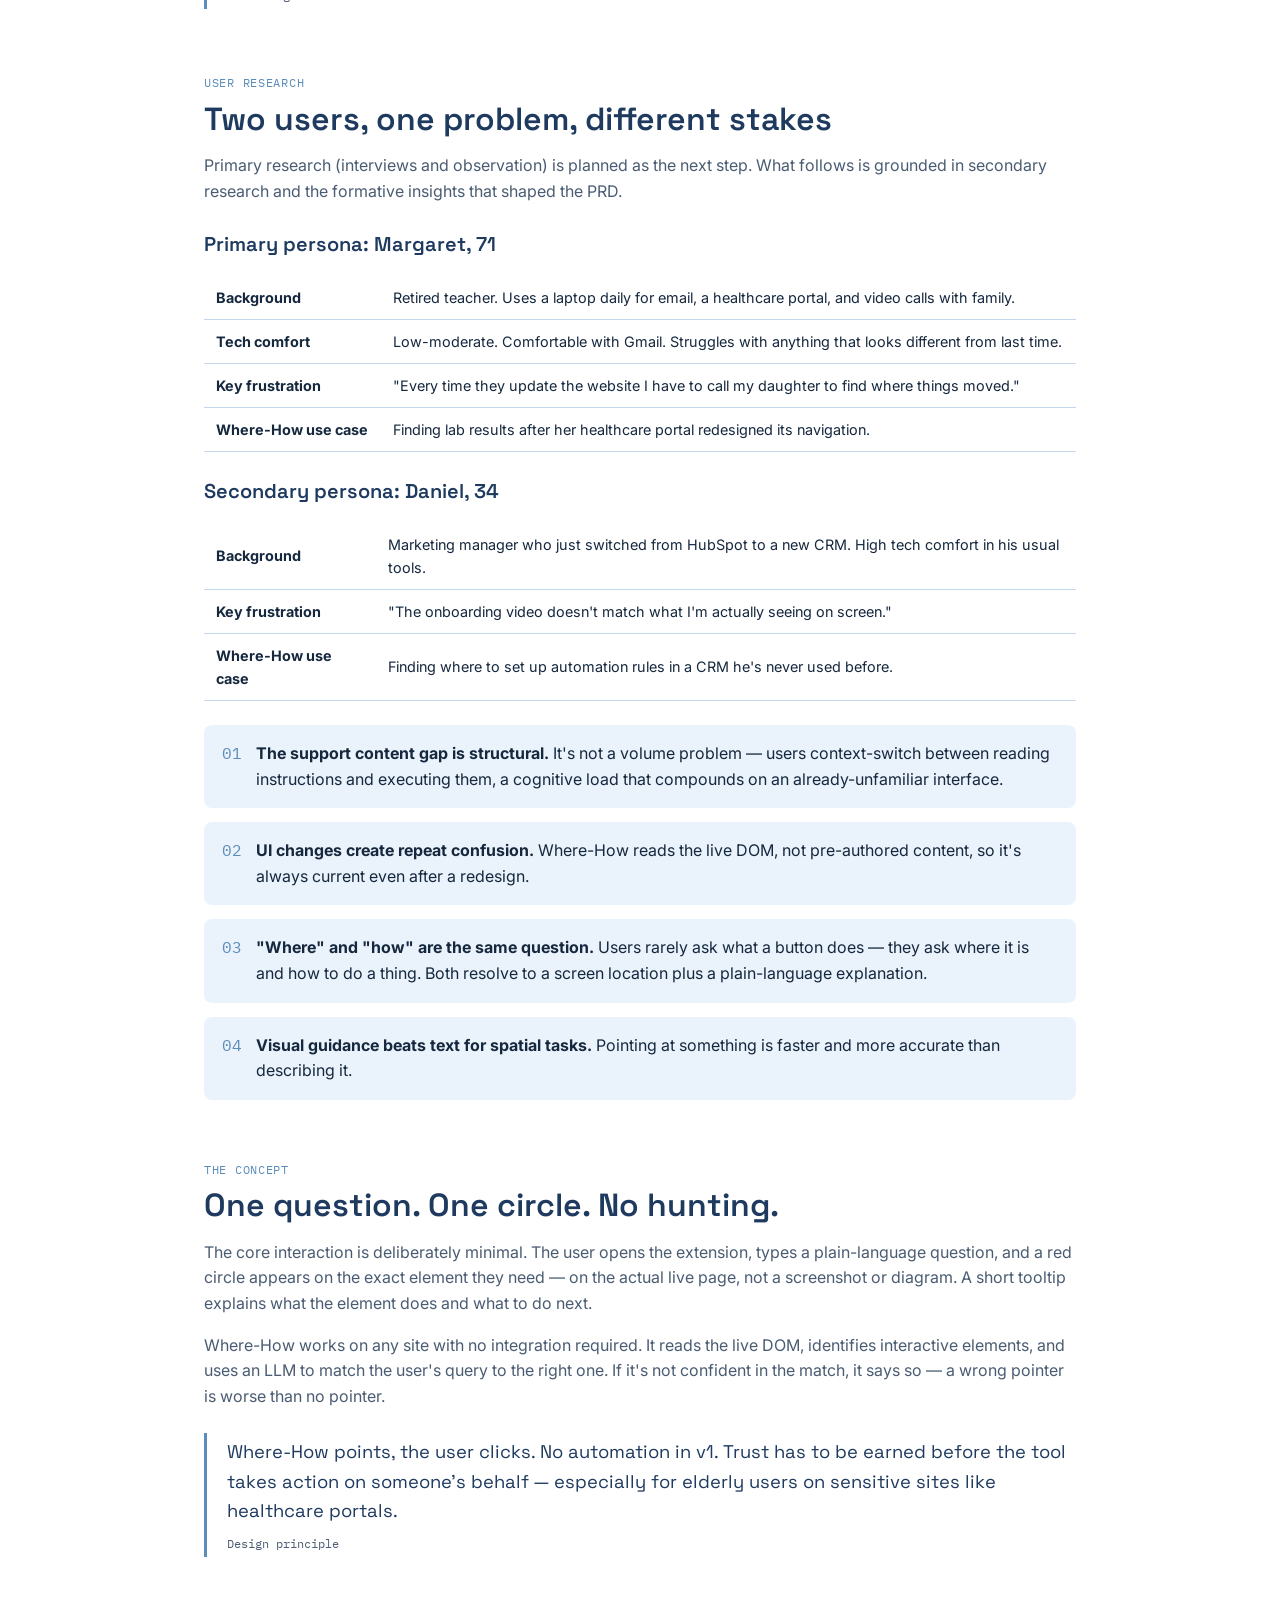
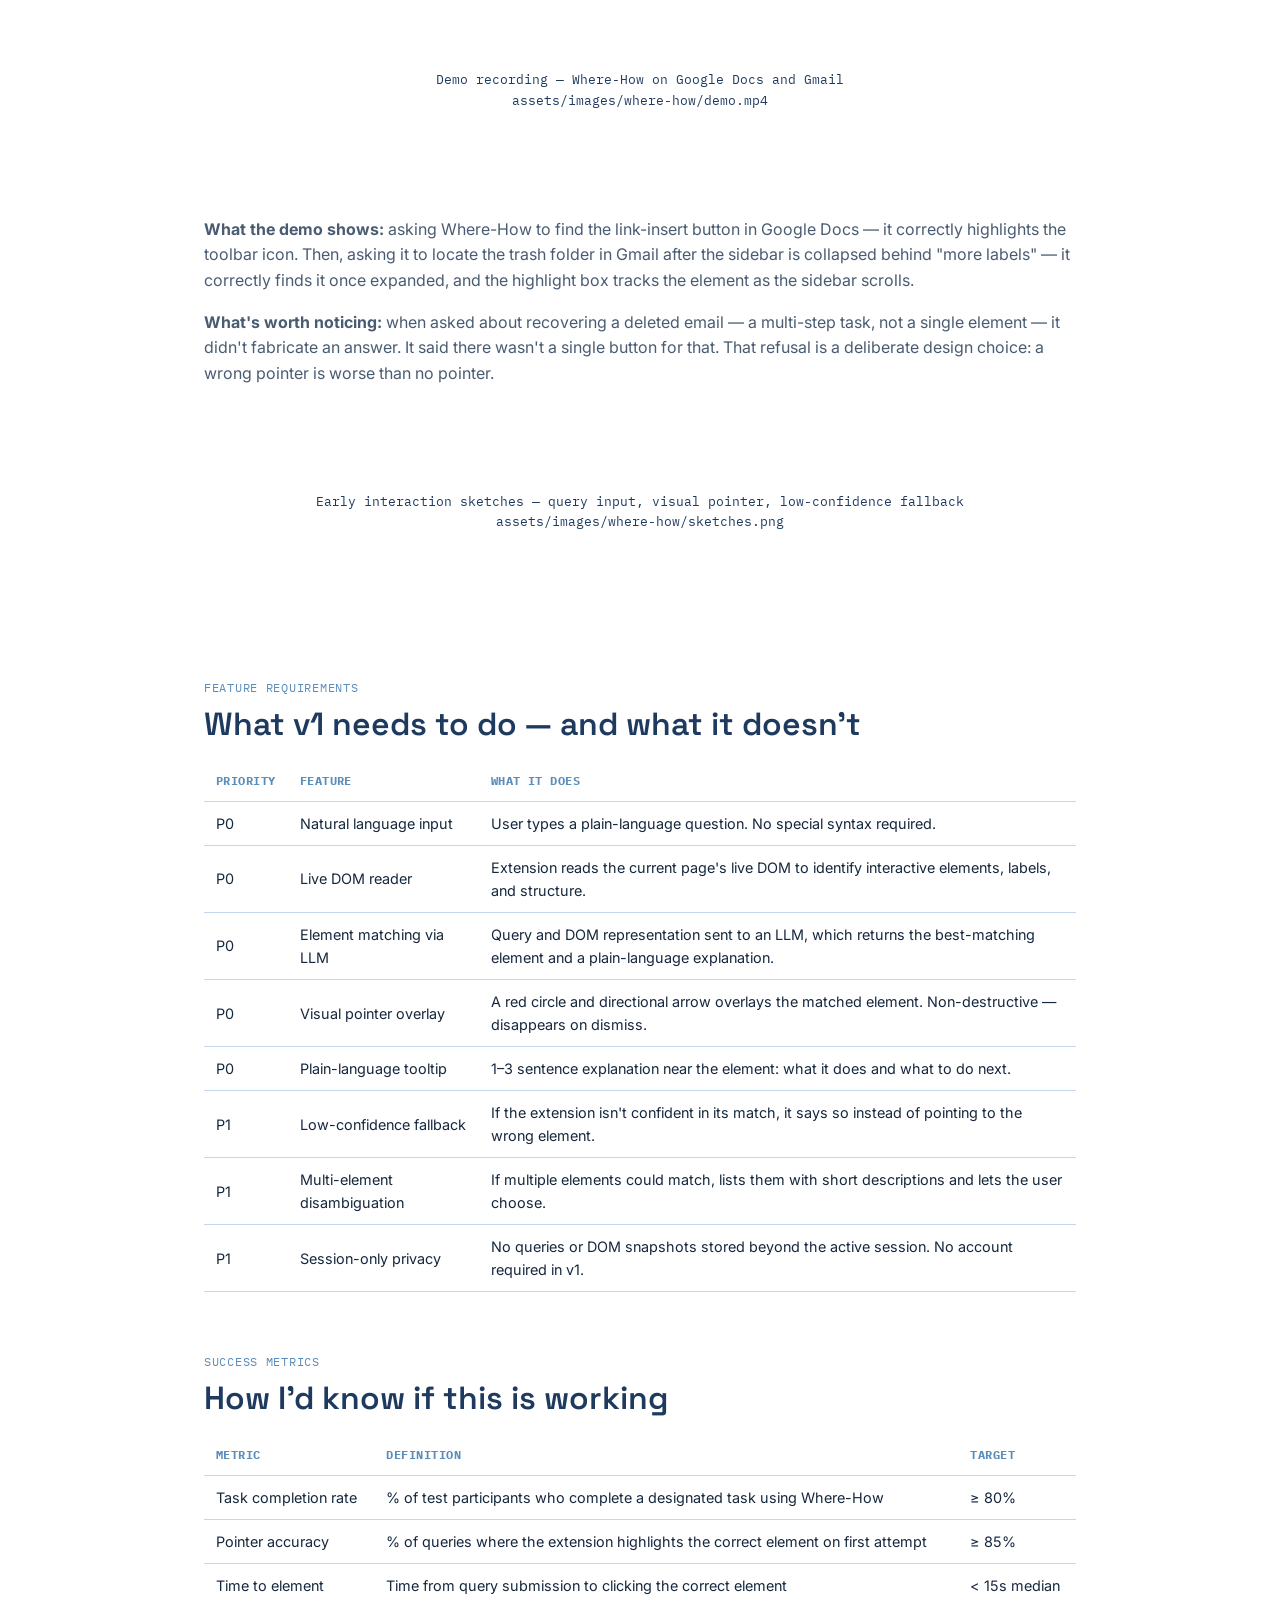
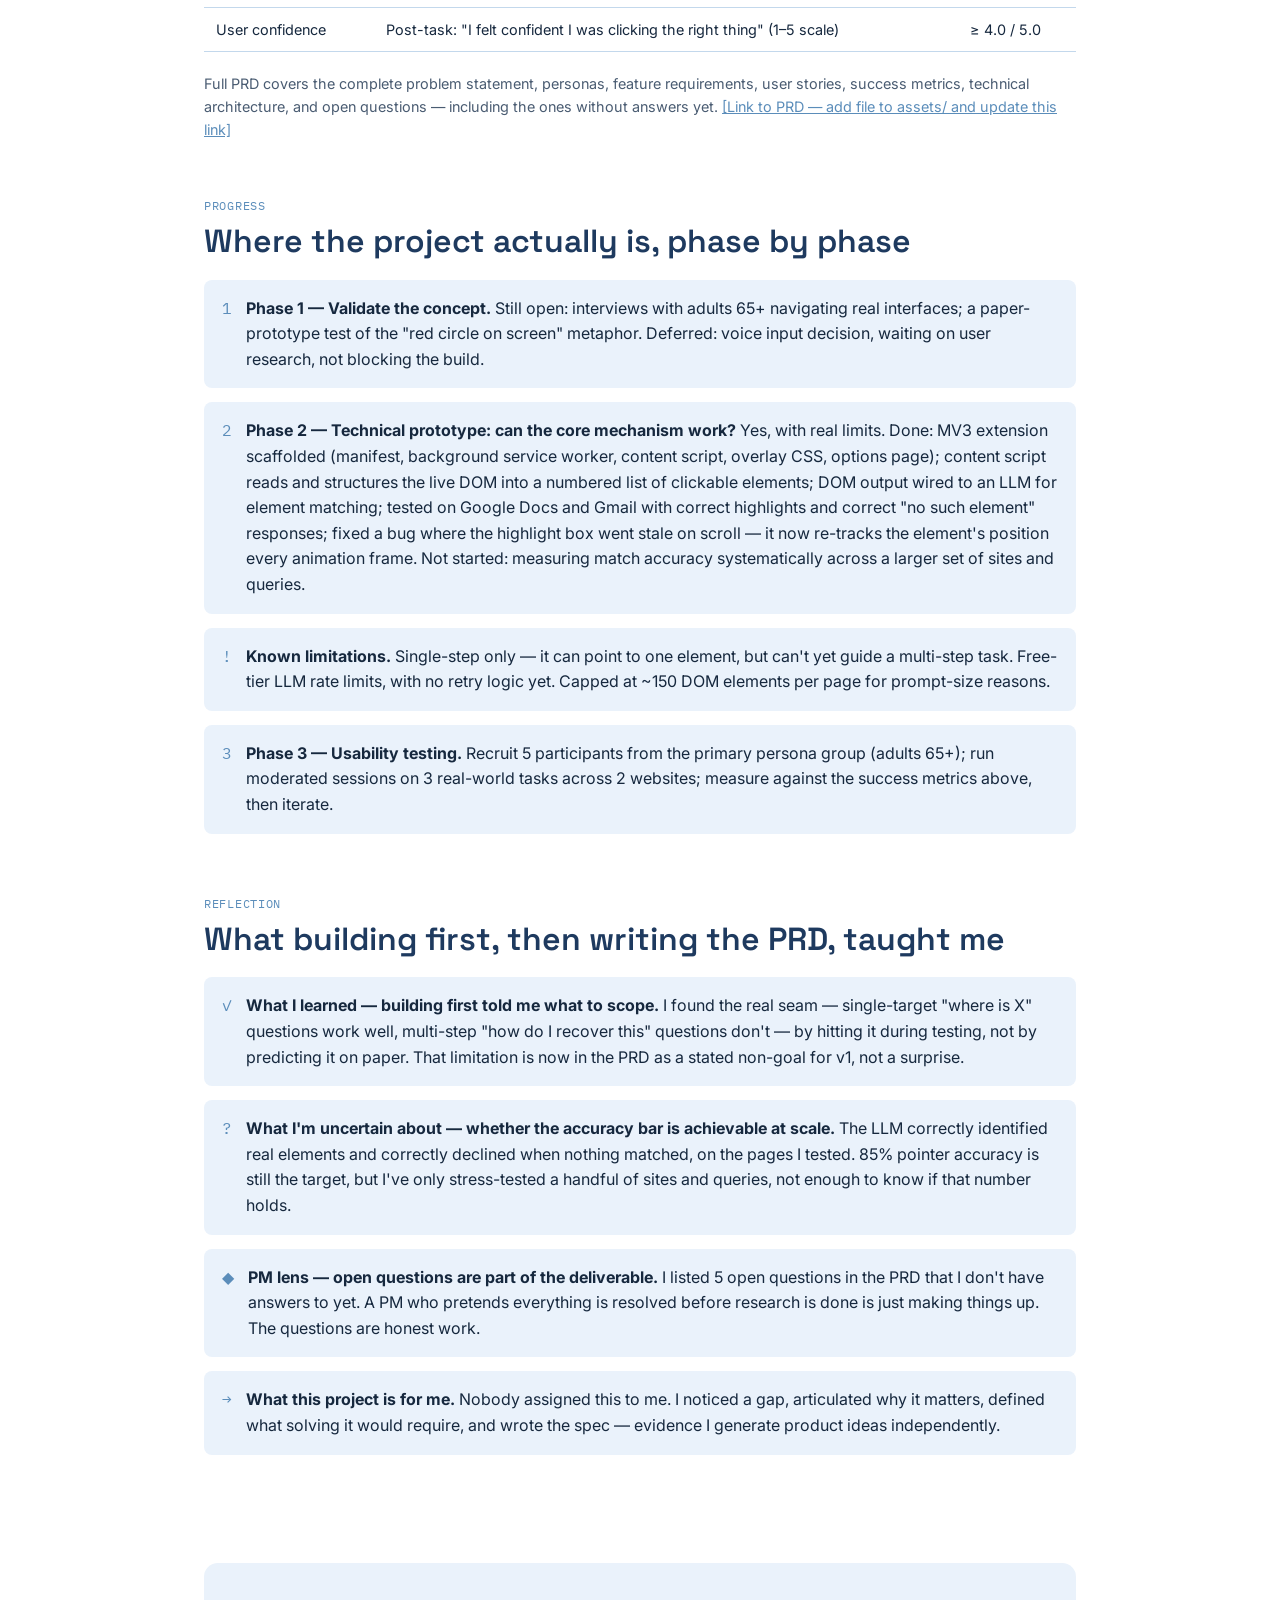
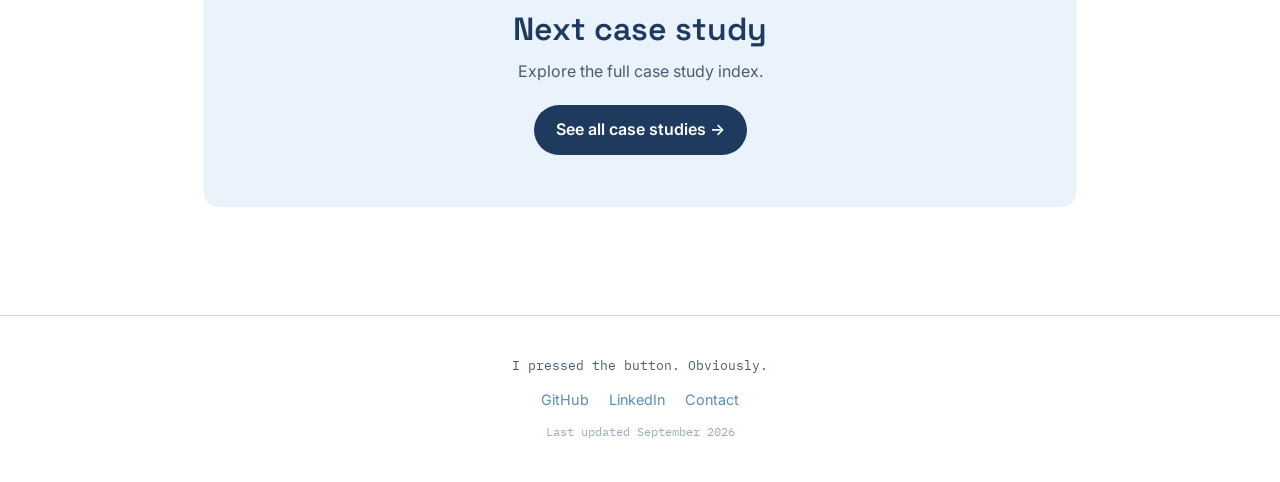
<file: case-studies/where-how.html>
<!DOCTYPE html>
<html lang="en">
<head>
<meta charset="UTF-8">
<meta name="viewport" content="width=device-width, initial-scale=1.0">
<!-- Google Analytics (GA4)  -->
<script async src="https://www.googletagmanager.com/gtag/js?id=G-GP480TKW8N"></script>
<script>
  window.dataLayer = window.dataLayer || [];
  function gtag(){dataLayer.push(arguments);}
  gtag('js', new Date());
  gtag('config', 'G-GP480TKW8N');
</script>
<title>Where-How — Veronique Gunawan</title>
<meta name="description" content="A browser extension that reads your screen and points to exactly what you need — built prototype-first, PRD written after.">
<link rel="stylesheet" href="../assets/css/style.css">
</head>
<body>

<nav class="site-nav">
  <div class="wrap-wide">
    <a href="../index.html" class="nav-name">Veronique Gunawan</a>
    <ul class="nav-links">
      <li><a href="index.html">Case Studies</a></li>
      <li><a href="../about.html">About</a></li>
      <li><a href="https://drive.google.com/file/d/1rz07dSJLbTszyicRcccmX44-TskMjExK/view?usp=sharing" target="_blank" rel="noopener">Resume</a></li>
      <li><a href="mailto:veronique.gunawan@gmail.com">Contact</a></li>
    </ul>
  </div>
</nav>

<header class="wrap" style="padding-top:40px;">
  <a class="back-link" href="index.html">← All work</a>
  <div style="margin-top:20px;">
    <span class="tag tag-pm">Product Thinking</span><span class="tag">Accessibility</span><span class="tag">Browser Extension</span><span class="tag">Solo</span>
  </div>
  <h1 style="margin-top:14px;">Where-How: show me where to click</h1>
  <p class="lede">A browser extension that reads your screen and places a visual pointer directly on the element you need — designed for elderly users and anyone dropped into an unfamiliar interface without a map.</p>
  <div class="scan-bar">
    <div class="scan-bar__item"><span class="scan-bar__label">Problem</span><p>Support content lives outside the interface — users have to read instructions, then hunt for what they describe on their actual screen.</p></div>
    <div class="scan-bar__item"><span class="scan-bar__label">Approach</span><p>Built a working prototype first — a live DOM reader + LLM matching loop — then wrote the PRD from what the build actually taught me.</p></div>
    <div class="scan-bar__item impact"><span class="scan-bar__label">Impact</span><p>Core loop works end-to-end on real sites (Google Docs, Gmail); PRD and usability testing still in progress.</p></div>
  </div>

  <div class="meta-grid">
    <div><div class="label">My Role</div><div class="value">Product designer &amp; builder — sketches, PRD, and the extension itself</div></div>
    <div><div class="label">Status</div><div class="value">Working prototype — core loop live on real sites, single-step queries only</div></div>
    <div><div class="label">Platform</div><div class="value">Browser extension (Chrome / Edge, MV3)</div></div>
    <div><div class="label">Primary users</div><div class="value">Adults 60+, and anyone on an unfamiliar interface</div></div>
  </div>

  <blockquote>I want to be upfront about the order things actually happened in. I sketched the core interaction and mapped the user need first, then built the working prototype — before writing the PRD, not after. I directed Claude, and later Gemini's API for cost-free iteration, through the extension architecture: scaffolding the manifest and service worker, debugging the content script, and wiring the DOM-reading and LLM element-matching loop until it worked end-to-end on real sites. The PRD was written once the prototype was functional, using what I'd actually learned building it.<cite>A note on this project</cite></blockquote>

  <div class="stat-row">
    <div class="stat-block"><div class="num">2</div><div class="label">distinct user groups with the same underlying need</div></div>
    <div class="stat-block"><div class="num">10</div><div class="label">feature requirements defined across P0/P1 scope</div></div>
    <div class="stat-block"><div class="num">5</div><div class="label">open questions identified before any build decision</div></div>
  </div>
</header>

<section class="wrap">
  <span class="section-label">The Problem</span>
  <h2>Support content exists. The gap is that it lives somewhere else.</h2>
  <p>Organizations pour resources into help centers, FAQs, and tutorial videos. But task abandonment stays high among non-technical users. The issue isn't the existence of support — it's that support lives outside the interface. Users have to read an instruction, then hunt for what it's describing on their specific screen, right now.</p>
  <p>A redesign makes it worse. A user who knew exactly where to find their lab results last month is completely lost after a portal update. Existing documentation lags by weeks. For users who rely on family members or support phone lines to navigate these systems, every interface change is a real cost.</p>

  <blockquote>"How do I cancel my subscription?" and "Where is the add textbox button in Google Docs?" are the same question. Someone knows what they want to do but can't locate it. Most support gives them more text. Where-How gives them a pointer on the actual screen.<cite>The insight</cite></blockquote>
</section>

<section class="wrap">
  <span class="section-label">User Research</span>
  <h2>Two users, one problem, different stakes</h2>
  <p>Primary research (interviews and observation) is planned as the next step. What follows is grounded in secondary research and the formative insights that shaped the PRD.</p>

  <h3 style="margin-top:28px;">Primary persona: Margaret, 71</h3>
  <table>
    <tbody>
      <tr><td><b>Background</b></td><td>Retired teacher. Uses a laptop daily for email, a healthcare portal, and video calls with family.</td></tr>
      <tr><td><b>Tech comfort</b></td><td>Low-moderate. Comfortable with Gmail. Struggles with anything that looks different from last time.</td></tr>
      <tr><td><b>Key frustration</b></td><td>"Every time they update the website I have to call my daughter to find where things moved."</td></tr>
      <tr><td><b>Where-How use case</b></td><td>Finding lab results after her healthcare portal redesigned its navigation.</td></tr>
    </tbody>
  </table>

  <h3 style="margin-top:28px;">Secondary persona: Daniel, 34</h3>
  <table>
    <tbody>
      <tr><td><b>Background</b></td><td>Marketing manager who just switched from HubSpot to a new CRM. High tech comfort in his usual tools.</td></tr>
      <tr><td><b>Key frustration</b></td><td>"The onboarding video doesn't match what I'm actually seeing on screen."</td></tr>
      <tr><td><b>Where-How use case</b></td><td>Finding where to set up automation rules in a CRM he's never used before.</td></tr>
    </tbody>
  </table>

  <div class="finding-list" style="margin-top:24px;">
    <div class="finding"><span class="arrow">01</span><div><strong>The support content gap is structural.</strong> It's not a volume problem — users context-switch between reading instructions and executing them, a cognitive load that compounds on an already-unfamiliar interface.</div></div>
    <div class="finding"><span class="arrow">02</span><div><strong>UI changes create repeat confusion.</strong> Where-How reads the live DOM, not pre-authored content, so it's always current even after a redesign.</div></div>
    <div class="finding"><span class="arrow">03</span><div><strong>"Where" and "how" are the same question.</strong> Users rarely ask what a button does — they ask where it is and how to do a thing. Both resolve to a screen location plus a plain-language explanation.</div></div>
    <div class="finding"><span class="arrow">04</span><div><strong>Visual guidance beats text for spatial tasks.</strong> Pointing at something is faster and more accurate than describing it.</div></div>
  </div>
</section>

<section class="wrap">
  <span class="section-label">The Concept</span>
  <h2>One question. One circle. No hunting.</h2>
  <p>The core interaction is deliberately minimal. The user opens the extension, types a plain-language question, and a red circle appears on the exact element they need — on the actual live page, not a screenshot or diagram. A short tooltip explains what the element does and what to do next.</p>
  <p>Where-How works on any site with no integration required. It reads the live DOM, identifies interactive elements, and uses an LLM to match the user's query to the right one. If it's not confident in the match, it says so — a wrong pointer is worse than no pointer.</p>

  <blockquote>Where-How points, the user clicks. No automation in v1. Trust has to be earned before the tool takes action on someone's behalf — especially for elderly users on sensitive sites like healthcare portals.<cite>Design principle</cite></blockquote>

  <div class="img-placeholder">Demo recording — Where-How on Google Docs and Gmail<br>assets/images/where-how/demo.mp4</div>
  <p><strong>What the demo shows:</strong> asking Where-How to find the link-insert button in Google Docs — it correctly highlights the toolbar icon. Then, asking it to locate the trash folder in Gmail after the sidebar is collapsed behind "more labels" — it correctly finds it once expanded, and the highlight box tracks the element as the sidebar scrolls.</p>
  <p><strong>What's worth noticing:</strong> when asked about recovering a deleted email — a multi-step task, not a single element — it didn't fabricate an answer. It said there wasn't a single button for that. That refusal is a deliberate design choice: a wrong pointer is worse than no pointer.</p>

  <div class="img-placeholder">Early interaction sketches — query input, visual pointer, low-confidence fallback<br>assets/images/where-how/sketches.png</div>
</section>

<section class="wrap">
  <span class="section-label">Feature Requirements</span>
  <h2>What v1 needs to do — and what it doesn't</h2>
  <table>
    <thead><tr><th>Priority</th><th>Feature</th><th>What it does</th></tr></thead>
    <tbody>
      <tr><td>P0</td><td>Natural language input</td><td>User types a plain-language question. No special syntax required.</td></tr>
      <tr><td>P0</td><td>Live DOM reader</td><td>Extension reads the current page's live DOM to identify interactive elements, labels, and structure.</td></tr>
      <tr><td>P0</td><td>Element matching via LLM</td><td>Query and DOM representation sent to an LLM, which returns the best-matching element and a plain-language explanation.</td></tr>
      <tr><td>P0</td><td>Visual pointer overlay</td><td>A red circle and directional arrow overlays the matched element. Non-destructive — disappears on dismiss.</td></tr>
      <tr><td>P0</td><td>Plain-language tooltip</td><td>1–3 sentence explanation near the element: what it does and what to do next.</td></tr>
      <tr><td>P1</td><td>Low-confidence fallback</td><td>If the extension isn't confident in its match, it says so instead of pointing to the wrong element.</td></tr>
      <tr><td>P1</td><td>Multi-element disambiguation</td><td>If multiple elements could match, lists them with short descriptions and lets the user choose.</td></tr>
      <tr><td>P1</td><td>Session-only privacy</td><td>No queries or DOM snapshots stored beyond the active session. No account required in v1.</td></tr>
    </tbody>
  </table>
</section>

<section class="wrap">
  <span class="section-label">Success Metrics</span>
  <h2>How I'd know if this is working</h2>
  <table>
    <thead><tr><th>Metric</th><th>Definition</th><th>Target</th></tr></thead>
    <tbody>
      <tr><td>Task completion rate</td><td>% of test participants who complete a designated task using Where-How</td><td>≥ 80%</td></tr>
      <tr><td>Pointer accuracy</td><td>% of queries where the extension highlights the correct element on first attempt</td><td>≥ 85%</td></tr>
      <tr><td>Time to element</td><td>Time from query submission to clicking the correct element</td><td>&lt; 15s median</td></tr>
      <tr><td>User confidence</td><td>Post-task: "I felt confident I was clicking the right thing" (1–5 scale)</td><td>≥ 4.0 / 5.0</td></tr>
    </tbody>
  </table>
  <p style="margin-top:16px; font-size:0.9rem;">Full PRD covers the complete problem statement, personas, feature requirements, user stories, success metrics, technical architecture, and open questions — including the ones without answers yet. <a href="#" style="color:var(--mid-blue); text-decoration:underline;">[Link to PRD — add file to assets/ and update this link]</a></p>
</section>

<section class="wrap">
  <span class="section-label">Progress</span>
  <h2>Where the project actually is, phase by phase</h2>

  <div class="finding-list">
    <div class="finding"><span class="arrow">1</span><div><strong>Phase 1 — Validate the concept.</strong> Still open: interviews with adults 65+ navigating real interfaces; a paper-prototype test of the "red circle on screen" metaphor. Deferred: voice input decision, waiting on user research, not blocking the build.</div></div>
    <div class="finding"><span class="arrow">2</span><div><strong>Phase 2 — Technical prototype: can the core mechanism work?</strong> Yes, with real limits. Done: MV3 extension scaffolded (manifest, background service worker, content script, overlay CSS, options page); content script reads and structures the live DOM into a numbered list of clickable elements; DOM output wired to an LLM for element matching; tested on Google Docs and Gmail with correct highlights and correct "no such element" responses; fixed a bug where the highlight box went stale on scroll — it now re-tracks the element's position every animation frame. Not started: measuring match accuracy systematically across a larger set of sites and queries.</div></div>
    <div class="finding"><span class="arrow">!</span><div><strong>Known limitations.</strong> Single-step only — it can point to one element, but can't yet guide a multi-step task. Free-tier LLM rate limits, with no retry logic yet. Capped at ~150 DOM elements per page for prompt-size reasons.</div></div>
    <div class="finding"><span class="arrow">3</span><div><strong>Phase 3 — Usability testing.</strong> Recruit 5 participants from the primary persona group (adults 65+); run moderated sessions on 3 real-world tasks across 2 websites; measure against the success metrics above, then iterate.</div></div>
  </div>
</section>

<section class="wrap">
  <span class="section-label">Reflection</span>
  <h2>What building first, then writing the PRD, taught me</h2>

  <div class="finding-list">
    <div class="finding"><span class="arrow">✓</span><div><strong>What I learned — building first told me what to scope.</strong> I found the real seam — single-target "where is X" questions work well, multi-step "how do I recover this" questions don't — by hitting it during testing, not by predicting it on paper. That limitation is now in the PRD as a stated non-goal for v1, not a surprise.</div></div>
    <div class="finding"><span class="arrow">?</span><div><strong>What I'm uncertain about — whether the accuracy bar is achievable at scale.</strong> The LLM correctly identified real elements and correctly declined when nothing matched, on the pages I tested. 85% pointer accuracy is still the target, but I've only stress-tested a handful of sites and queries, not enough to know if that number holds.</div></div>
    <div class="finding"><span class="arrow">◆</span><div><strong>PM lens — open questions are part of the deliverable.</strong> I listed 5 open questions in the PRD that I don't have answers to yet. A PM who pretends everything is resolved before research is done is just making things up. The questions are honest work.</div></div>
    <div class="finding"><span class="arrow">→</span><div><strong>What this project is for me.</strong> Nobody assigned this to me. I noticed a gap, articulated why it matters, defined what solving it would require, and wrote the spec — evidence I generate product ideas independently.</div></div>
  </div>
</section>

<section class="wrap">
  <div class="cta-band">
    <h2>Next case study</h2>
    <p>Explore the full case study index.</p>
    <a href="index.html" class="btn btn-primary">See all case studies →</a>
  </div>
</section>

<footer>
  <div class="wrap">
    <div class="press-line">I pressed the button. Obviously.</div>
    <div class="footer-links">
      <a href="https://github.com/Veroniki5208" target="_blank" rel="noopener">GitHub</a>
      <a href="https://www.linkedin.com/in/veronique-gunawan/" target="_blank" rel="noopener">LinkedIn</a>
      <a href="mailto:veronique.gunawan@gmail.com">Contact</a>
    </div>
    <div class="updated">Last updated September 2026</div>
  </div>
</footer>

</body>
</html>
</file>
<file: assets/css/style.css>
/* ============================================
   Veronique Gunawan — Portfolio
   Design tokens
   ============================================ */

@import url('https://fonts.googleapis.com/css2?family=Space+Grotesk:wght@400;500;600;700&family=Inter:wght@400;500;600&family=IBM+Plex+Mono:wght@500&display=swap');

:root {
  /* Color */
  --sky: #EAF2FB;
  --pale-blue: #CFE3F7;
  --mid-blue: #5B8DBA;
  --navy: #1E3A5F;
  --sand: #F4E9DC;
  --white: #FFFFFF;
  --ink: #16283E;
  --ink-soft: #4A5C72;
  --border: #C3D8EC;

  /* Type */
  --font-display: 'Space Grotesk', sans-serif;
  --font-body: 'Inter', sans-serif;
  --font-mono: 'IBM Plex Mono', monospace;

  /* Spacing / layout */
  --max-width: 920px;
  --max-width-wide: 1140px;
  --radius: 14px;
  --radius-sm: 8px;
}

* { box-sizing: border-box; }

html { scroll-behavior: smooth; }

body {
  margin: 0;
  font-family: var(--font-body);
  color: var(--ink);
  background: var(--white);
  line-height: 1.6;
  -webkit-font-smoothing: antialiased;
}

img, video { max-width: 100%; display: block; border-radius: var(--radius-sm); }

a { color: inherit; text-decoration: none; }

h1, h2, h3, h4 {
  font-family: var(--font-display);
  color: var(--navy);
  margin: 0 0 0.5em;
  line-height: 1.15;
  font-weight: 600;
}

h1 { font-size: clamp(2rem, 5vw, 3rem); }
h2 { font-size: clamp(1.5rem, 3.5vw, 2rem); }
h3 { font-size: 1.25rem; }

p { margin: 0 0 1em; color: var(--ink-soft); }

.wrap {
  max-width: var(--max-width);
  margin: 0 auto;
  padding-left: 24px;
  padding-right: 24px;
}

.wrap-wide {
  max-width: var(--max-width-wide);
  margin: 0 auto;
  padding-left: 24px;
  padding-right: 24px;
}

section { padding: 20px 0; }

/* ============================================
   Nav
   ============================================ */

.site-nav {
  position: sticky;
  top: 0;
  z-index: 50;
  background: rgba(255,255,255,0.9);
  backdrop-filter: blur(8px);
  border-bottom: 1px solid var(--border);
}

.site-nav .wrap-wide {
  display: flex;
  align-items: center;
  justify-content: space-between;
  padding-top: 16px;
  padding-bottom: 16px;
}

.nav-name {
  font-family: var(--font-display);
  font-weight: 600;
  font-size: 1.05rem;
  color: var(--navy);
  white-space: nowrap;
}

@media (max-width: 640px) {
  .nav-name { font-size: 0.92rem; }
}

.nav-links {
  display: flex;
  gap: 24px;
  list-style: none;
  margin: 0;
  padding: 0;
  font-size: 0.95rem;
}

.nav-links a {
  color: var(--ink-soft);
  transition: color 0.15s ease;
}

.nav-links a:hover { color: var(--mid-blue); }

.back-link {
  display: inline-flex;
  align-items: center;
  gap: 6px;
  font-family: var(--font-mono);
  font-size: 0.8rem;
  color: var(--mid-blue);
  text-transform: uppercase;
  letter-spacing: 0.04em;
}

/* ============================================
   Buttons / tags
   ============================================ */

.btn {
  display: inline-block;
  font-family: var(--font-body);
  font-weight: 600;
  padding: 12px 22px;
  border-radius: 999px;
  transition: transform 0.15s ease, box-shadow 0.15s ease;
}

.btn-primary {
  background: var(--navy);
  color: var(--white);
}

.btn-primary:hover { transform: translateY(-2px); box-shadow: 0 8px 20px rgba(30,58,95,0.25); }

.btn-secondary {
  background: var(--pale-blue);
  color: var(--navy);
}

.btn-secondary:hover { transform: translateY(-2px); }

.tag {
  display: inline-block;
  font-family: var(--font-mono);
  font-size: 0.7rem;
  text-transform: uppercase;
  letter-spacing: 0.05em;
  background: var(--pale-blue);
  color: var(--navy);
  padding: 5px 10px;
  border-radius: 999px;
  margin: 0 6px 6px 0;
}

.tag-pm {
  background: var(--navy);
  color: var(--white);
}

/* ============================================
   Hero (home)
   ============================================ */

.hero {
  padding: 72px 0 48px;
}

.eyebrow {
  font-family: var(--font-mono);
  font-size: 0.78rem;
  text-transform: uppercase;
  letter-spacing: 0.06em;
  color: var(--mid-blue);
  background: var(--sky);
  border: 1px solid var(--pale-blue);
  display: inline-block;
  padding: 6px 14px;
  border-radius: 999px;
  margin-bottom: 20px;
}

.hero h1 { max-width: 14ch; }

.hero .lede {
  font-size: 1.1rem;
  max-width: 52ch;
  margin-top: 16px;
}

.hero-actions {
  display: flex;
  gap: 14px;
  margin-top: 28px;
  flex-wrap: wrap;
}

/* button easter egg */
.press-button {
  font-family: var(--font-mono);
  font-size: 0.75rem;
  background: var(--sand);
  border: 1px solid #E4D4BF;
  color: var(--navy);
  padding: 8px 16px;
  border-radius: 999px;
  cursor: pointer;
  margin-top: 20px;
  margin-bottom: 20px;
}

.press-button:hover { background: #EEDFC9; }

.origin-interaction {
  margin-top: 24px;
}

.origin-press-button {
  display: block;
  font-family: var(--font-mono);
  font-size: 0.72rem;
  background: #C94A4A;
  border: 1px solid #A83A3A;
  color: var(--white);
  padding: 8px 14px;
  border-radius: var(--radius-sm);
  cursor: pointer;
  margin-left: auto;
  margin-right: auto;
  transition: transform 0.15s ease, background 0.15s ease;
}

.origin-press-button:hover {
  background: #B83F3F;
  transform: translateY(1px);
}

.origin-press-button:active { transform: translateY(2px); }

.origin-interaction__message,
.origin-interaction__log {
  color: var(--ink-soft);
  font-family: var(--font-mono);
  font-size: 0.78rem;
  margin: 10px 0 0;
  text-align: center;
}

.origin-interaction__log { color: var(--mid-blue); }

/* ============================================
   Cards — case study grid
   ============================================ */

.card-grid {
  display: grid;
  grid-template-columns: 1fr;
  gap: 20px;
}

.case-card { display: block; }

.case-card {
  background: var(--sky);
  border: 1px solid var(--border);
  border-radius: var(--radius);
  overflow: hidden;
  transition: transform 0.18s ease, box-shadow 0.18s ease, border-color 0.18s ease;
}

.case-card:hover {
  transform: translateY(-3px);
  box-shadow: 0 12px 28px rgba(30,58,95,0.10);
  border-color: var(--mid-blue);
}

.case-card__image {
  aspect-ratio: 16 / 10;
  background: var(--pale-blue);
  border-bottom: 1px dashed var(--mid-blue);
  display: flex;
  align-items: center;
  justify-content: center;
  color: var(--navy);
  font-family: var(--font-mono);
  font-size: 0.72rem;
  text-align: center;
  padding: 12px;
}

.case-card__image img { width: 100%; height: 100%; object-fit: cover; border-radius: 0; }

.case-card__image--library {
  padding: 0;
  border-bottom: none;
}

.case-card__image--fandubs { background: var(--white); }

.case-card__image--wherehow {
  padding: 0;
  border-bottom: none;
}

.case-card__image--seapple {
  padding: 0;
  border-bottom: none;
}

.case-card__image--seapple video {
  width: 100%;
  height: 100%;
  object-fit: cover;
  border-radius: 0;
}

.case-card__image--queenmary {
  background: var(--white);
  padding: 0;
  border-bottom: none;
}

.case-card__image--athena {
  background: var(--white);
  padding: 0;
  border-bottom: none;
}

.case-card__body { padding: 28px; }

.case-card h3 { margin-bottom: 8px; font-size: 1.3rem; }

.case-card .hook {
  color: var(--ink-soft);
  margin-bottom: 16px;
}

.case-card .stat-line {
  font-family: var(--font-mono);
  font-size: 0.85rem;
  color: var(--navy);
  border-top: 1px solid var(--border);
  padding-top: 12px;
  margin-top: 4px;
}

.case-card .stat-line b { font-size: 1rem; }

.card-arrow {
  font-family: var(--font-mono);
  font-size: 0.8rem;
  color: var(--mid-blue);
  margin-top: 14px;
  display: inline-block;
}

/* ============================================
   Process steps
   ============================================ */

.process-steps {
  display: grid;
  grid-template-columns: repeat(4, 1fr);
  gap: 16px;
  margin-top: 24px;
}

.process-step {
  background: var(--sky);
  border-radius: var(--radius-sm);
  padding: 18px 16px;
}

.process-step .num {
  font-family: var(--font-mono);
  font-size: 0.75rem;
  color: var(--mid-blue);
}

.process-step h4 { margin: 6px 0 4px; font-size: 1rem; }

.process-step p { font-size: 0.88rem; margin: 0; }

/* ============================================
   Principles
   ============================================ */

.principle-grid {
  display: grid;
  grid-template-columns: 1fr;
  gap: 16px;
}

.principle-card {
  background: var(--sky);
  border-left: 3px solid var(--mid-blue);
  padding: 18px 16px;
}

.principle-card h3 {
  color: var(--navy);
  font-size: 1rem;
  margin-bottom: 8px;
}

.principle-card p {
  font-size: 0.88rem;
  margin: 0;
}

/* ============================================
   Stat row
   ============================================ */

.stat-row {
  display: grid;
  grid-template-columns: repeat(auto-fit, minmax(140px, 1fr));
  gap: 16px;
  margin: 28px 0;
}

.stat-block {
  background: var(--white);
  border: 1px solid var(--border);
  border-radius: var(--radius-sm);
  padding: 18px;
}

.stat-block .num {
  font-family: var(--font-display);
  font-size: 1.8rem;
  color: var(--navy);
  font-weight: 700;
}

.stat-block .label {
  font-size: 0.85rem;
  color: var(--ink-soft);
}

/* ============================================
   Quick-scan summary bar (Problem / Approach / Impact)
   ============================================ */

.scan-bar {
  display: grid;
  grid-template-columns: 1fr;
  gap: 0;
  background: var(--white);
  border: 1px solid var(--border);
  border-radius: var(--radius);
  overflow: hidden;
  margin: 28px 0;
}

.scan-bar__item {
  padding: 20px 24px;
  border-bottom: 1px solid var(--border);
}

.scan-bar__item:last-child { border-bottom: none; }

.scan-bar__label {
  font-family: var(--font-mono);
  font-size: 0.7rem;
  text-transform: uppercase;
  letter-spacing: 0.05em;
  color: var(--mid-blue);
  margin-bottom: 6px;
  display: block;
}

.scan-bar__item p { margin: 0; color: var(--ink); font-size: 0.95rem; }

.scan-bar__item.impact { background: var(--sky); }
.scan-bar__item.impact p { color: var(--navy); font-weight: 500; }

@media (min-width: 800px) {
  .scan-bar { grid-template-columns: 1fr 1fr 1fr; }
  .scan-bar__item { border-bottom: none; border-right: 1px solid var(--border); }
  .scan-bar__item:last-child { border-right: none; }
}

/* ============================================
   Meta grid (role / timeline / methods / tools)
   ============================================ */

.meta-grid {
  display: grid;
  grid-template-columns: repeat(auto-fit, minmax(150px, 1fr));
  gap: 20px;
  margin: 28px 0;
  padding: 20px 0;
  border-top: 1px solid var(--border);
  border-bottom: 1px solid var(--border);
}

.meta-grid .label {
  font-family: var(--font-mono);
  font-size: 0.7rem;
  text-transform: uppercase;
  letter-spacing: 0.05em;
  color: var(--mid-blue);
  margin-bottom: 4px;
}

.meta-grid .value { font-size: 0.92rem; color: var(--ink); }

/* ============================================
   Quote block
   ============================================ */

blockquote {
  font-family: var(--font-display);
  font-size: 1.15rem;
  color: var(--navy);
  border-left: 3px solid var(--mid-blue);
  padding: 4px 0 4px 20px;
  margin: 24px 0;
}

blockquote cite {
  display: block;
  font-family: var(--font-mono);
  font-size: 0.75rem;
  color: var(--ink-soft);
  font-style: normal;
  margin-top: 8px;
}

/* ============================================
   Table
   ============================================ */

table {
  width: 100%;
  border-collapse: collapse;
  margin: 20px 0;
  font-size: 0.9rem;
}

th, td {
  text-align: left;
  padding: 10px 12px;
  border-bottom: 1px solid var(--border);
}

th {
  font-family: var(--font-mono);
  font-size: 0.72rem;
  text-transform: uppercase;
  letter-spacing: 0.04em;
  color: var(--mid-blue);
}

/* ============================================
   Section labels
   ============================================ */

.section-label {
  font-family: var(--font-mono);
  font-size: 0.75rem;
  text-transform: uppercase;
  letter-spacing: 0.06em;
  color: var(--mid-blue);
  margin-bottom: 8px;
  display: block;
}

/* ============================================
   Timeline (backpack study — phase markers)
   ============================================ */

.timeline {
  display: flex;
  flex-wrap: wrap;
  gap: 10px;
  margin: 20px 0;
}

.timeline-step {
  font-family: var(--font-mono);
  font-size: 0.75rem;
  padding: 8px 14px;
  border-radius: 999px;
  background: var(--sky);
  color: var(--ink-soft);
  border: 1px solid var(--border);
}

.timeline-step.complete {
  background: var(--navy);
  color: var(--white);
  border-color: var(--navy);
}

/* ============================================
   Finding cards
   ============================================ */

.finding-list {
  display: grid;
  gap: 14px;
  margin: 20px 0;
}

.finding {
  display: flex;
  gap: 14px;
  background: var(--sky);
  border-radius: var(--radius-sm);
  padding: 16px 18px;
  align-items: flex-start;
}

.finding .arrow { color: var(--mid-blue); font-family: var(--font-mono); }

/* ============================================
   Sticky note callout
   ============================================ */

.sticky-note {
  background: var(--sand);
  border: 1px solid #E4D4BF;
  border-radius: 4px;
  padding: 14px 18px;
  max-width: 260px;
  font-family: var(--font-mono);
  font-size: 0.82rem;
  color: var(--navy);
  transform: rotate(-2deg);
  box-shadow: 0 4px 10px rgba(30,58,95,0.08);
  margin: 20px auto;
}

.sticky-note.right { float: right; margin-left: 20px; transform: rotate(2deg); }
.sticky-note.left { float: left; margin-right: 20px; }

/* ============================================
   Placeholder image box (until real assets added)
   ============================================ */

.img-placeholder {
  background: transparent;
  border: none;
  border-radius: var(--radius-sm);
  color: var(--navy);
  font-family: var(--font-mono);
  font-size: 0.8rem;
  display: flex;
  align-items: center;
  justify-content: center;
  min-height: 220px;
  margin: 16px 0;
  text-align: center;
  padding: 12px;
}

.img-placeholder img {
  border: 1px solid #4a4a4a;
}

.image-gallery {
  display: grid;
  grid-template-columns: 1fr;
  gap: 24px;
  margin: 16px 0;
}

.image-gallery__item {
  margin: 0;
}

.image-single {
  margin: 16px 0;
}

.image-scroll {
  max-height: 70vh;
  overflow-y: auto;
}

.image-scroll img {
  display: block;
  height: auto;
  max-width: 100%;
}

.image-gallery__item figcaption {
  color: var(--navy);
  font-family: var(--font-mono);
  font-size: 0.8rem;
  margin-bottom: 8px;
  text-transform: uppercase;
}

.image-gallery__item img {
  border: 1px solid #4a4a4a;
  border-radius: var(--radius-sm);
  display: block;
  height: auto;
  max-width: 100%;
}

.image-gallery__stack {
  display: grid;
  gap: 16px;
}

@media (min-width: 800px) {
  .image-gallery { grid-template-columns: repeat(2, minmax(0, 1fr)); }
}

/* ============================================
   About page
   ============================================ */

.about-hero {
  display: grid;
  grid-template-columns: 1fr;
  gap: 32px;
  align-items: center;
  padding: 56px 0 32px;
}

.about-photo img { border-radius: var(--radius); }

.about-hero h1 { max-width: none; }

.about-hero__lede {
  font-size: 1.1rem;
  max-width: 52ch;
  margin-top: 16px;
}

.about-hero__status {
  margin-top: 20px;
  margin-bottom: 0;
}

/* ============================================
   In-progress card
   ============================================ */

.progress-card {
  background: var(--navy);
  color: var(--sky);
  border-radius: var(--radius);
  padding: 32px;
  margin-top: 24px;
}

.progress-card h3 { color: var(--white); }
.progress-card p { color: #C7D9EC; }

.progress-bar-wrap {
  position: relative;
  padding-top: 18px;
}

.progress-percent {
  position: absolute;
  top: 0;
  left: var(--progress);
  transform: translateX(-100%);
  font-family: var(--font-mono);
  font-size: 0.78rem;
  color: var(--sand);
  line-height: 1;
}

.progress-bar-track {
  background: rgba(255,255,255,0.15);
  border-radius: 999px;
  height: 8px;
  margin: 16px 0 24px;
  overflow: hidden;
}

.progress-bar-fill {
  background: var(--sand);
  height: 100%;
  border-radius: 999px;
}

.progress-tasks {
  display: grid;
  gap: 10px;
  font-size: 0.9rem;
}

.progress-tasks .done { color: #A9D8B8; }
.progress-tasks .next { color: var(--sand); }

/* ============================================
   Footer
   ============================================ */

footer {
  border-top: 1px solid var(--border);
  padding: 40px 0;
  margin-top: 40px;
  text-align: center;
}

footer .press-line {
  font-family: var(--font-mono);
  font-size: 0.8rem;
  color: var(--ink-soft);
  margin-bottom: 12px;
}

footer .footer-links {
  display: flex;
  justify-content: center;
  gap: 20px;
  font-size: 0.9rem;
  margin-bottom: 12px;
}

footer .footer-links a { color: var(--mid-blue); }

footer .updated {
  font-family: var(--font-mono);
  font-size: 0.72rem;
  color: #9AAEC2;
}

/* ============================================
   CTA band
   ============================================ */

.cta-band {
  background: var(--sky);
  border-radius: var(--radius);
  padding: 48px 32px;
  text-align: center;
  margin: 48px 0;
}

.cta-band h2 { margin-bottom: 12px; }
.cta-band .btn-primary { margin: 4px; }
.cta-band .btn-secondary { margin: 4px; }

/* ============================================
   Responsive
   ============================================ */

@media (min-width: 700px) {
  .card-grid { grid-template-columns: 1fr 1fr; }
  .about-hero { grid-template-columns: 280px 1fr; }
  .principle-grid { grid-template-columns: repeat(3, 1fr); }
  .library-meta-grid { grid-template-columns: repeat(3, 1fr); }
}

@media (min-width: 900px) {
  .card-grid { grid-template-columns: 1fr 1fr; }
}

@media (max-width: 640px) {
  .process-steps { grid-template-columns: 1fr 1fr; }
  .nav-links { gap: 14px; font-size: 0.85rem; }
  section { padding: 40px 0; }
  .wrap, .wrap-wide { padding-left: 20px; padding-right: 20px; }
  .hero h1 { font-size: 2.1rem; }
}

@media (min-width: 641px) and (max-width: 1000px) {
  .wrap, .wrap-wide { padding-left: 48px; padding-right: 48px; }
}
</file>
